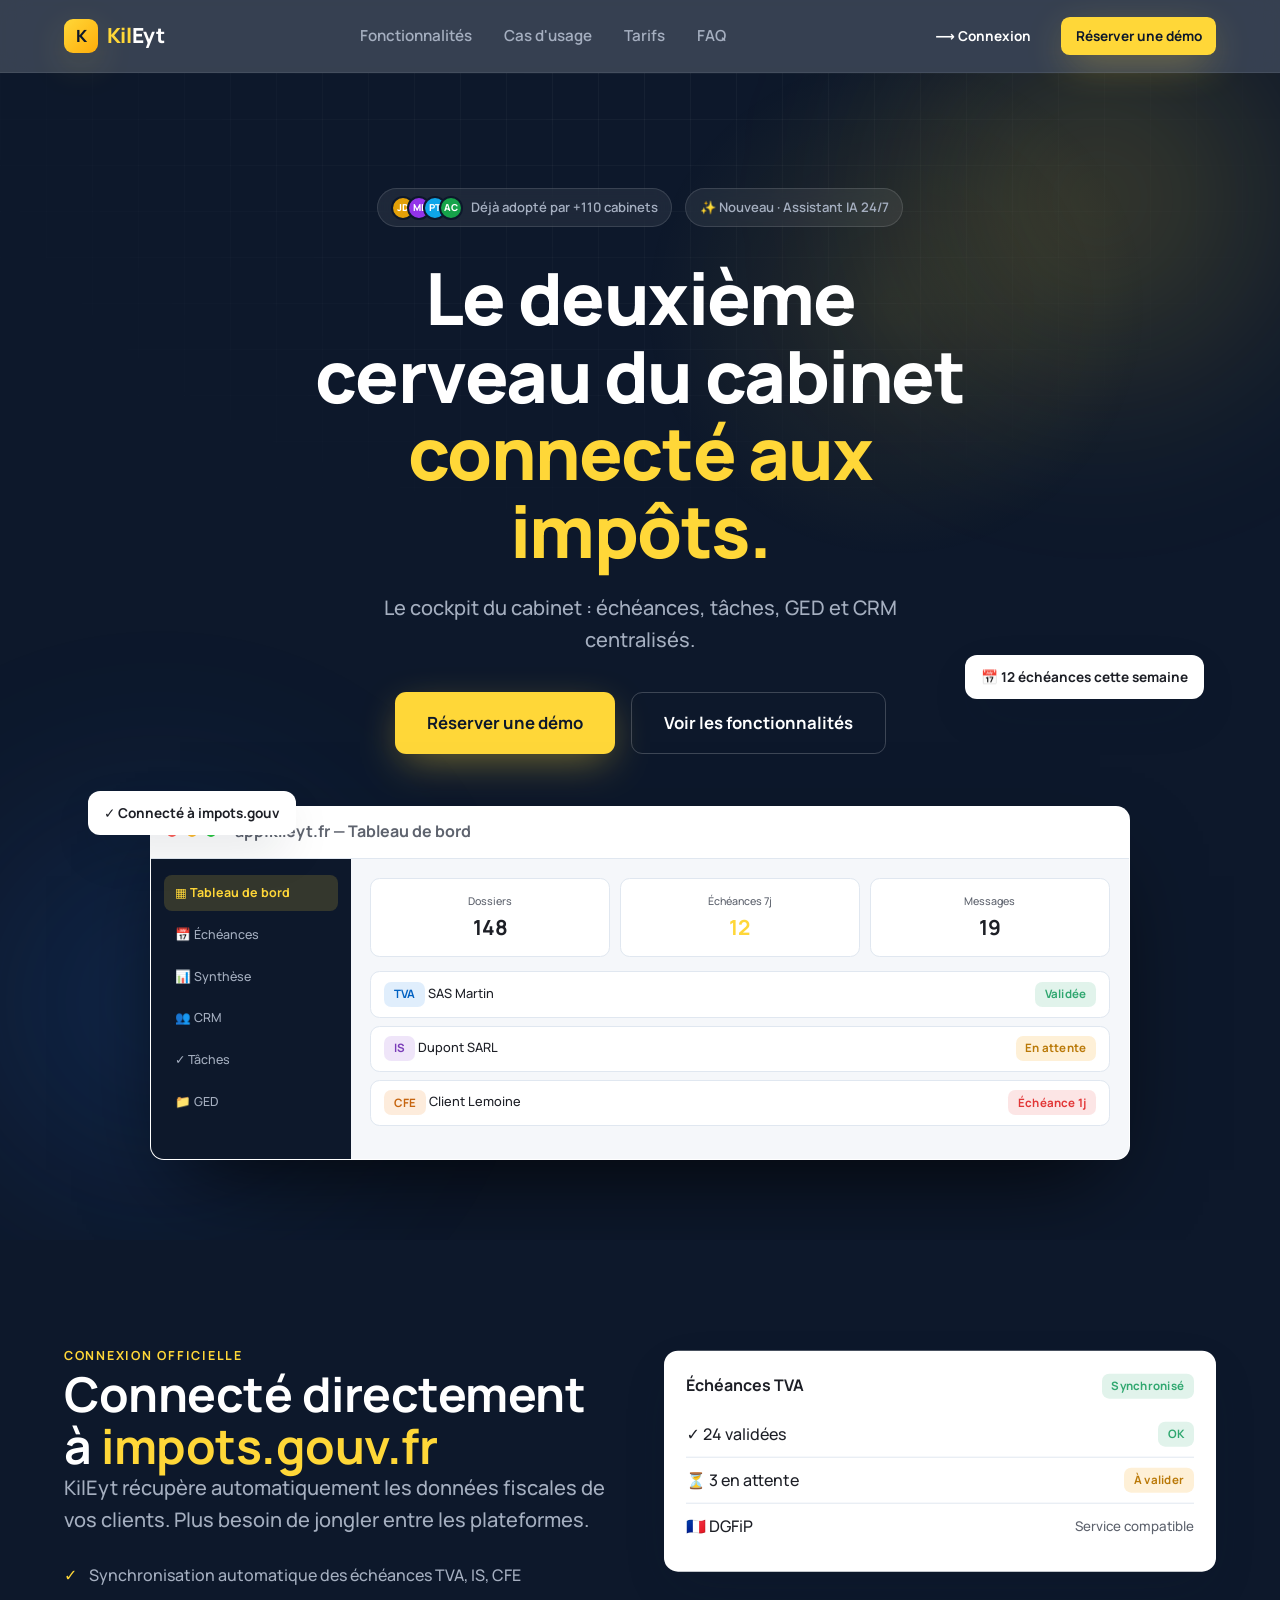
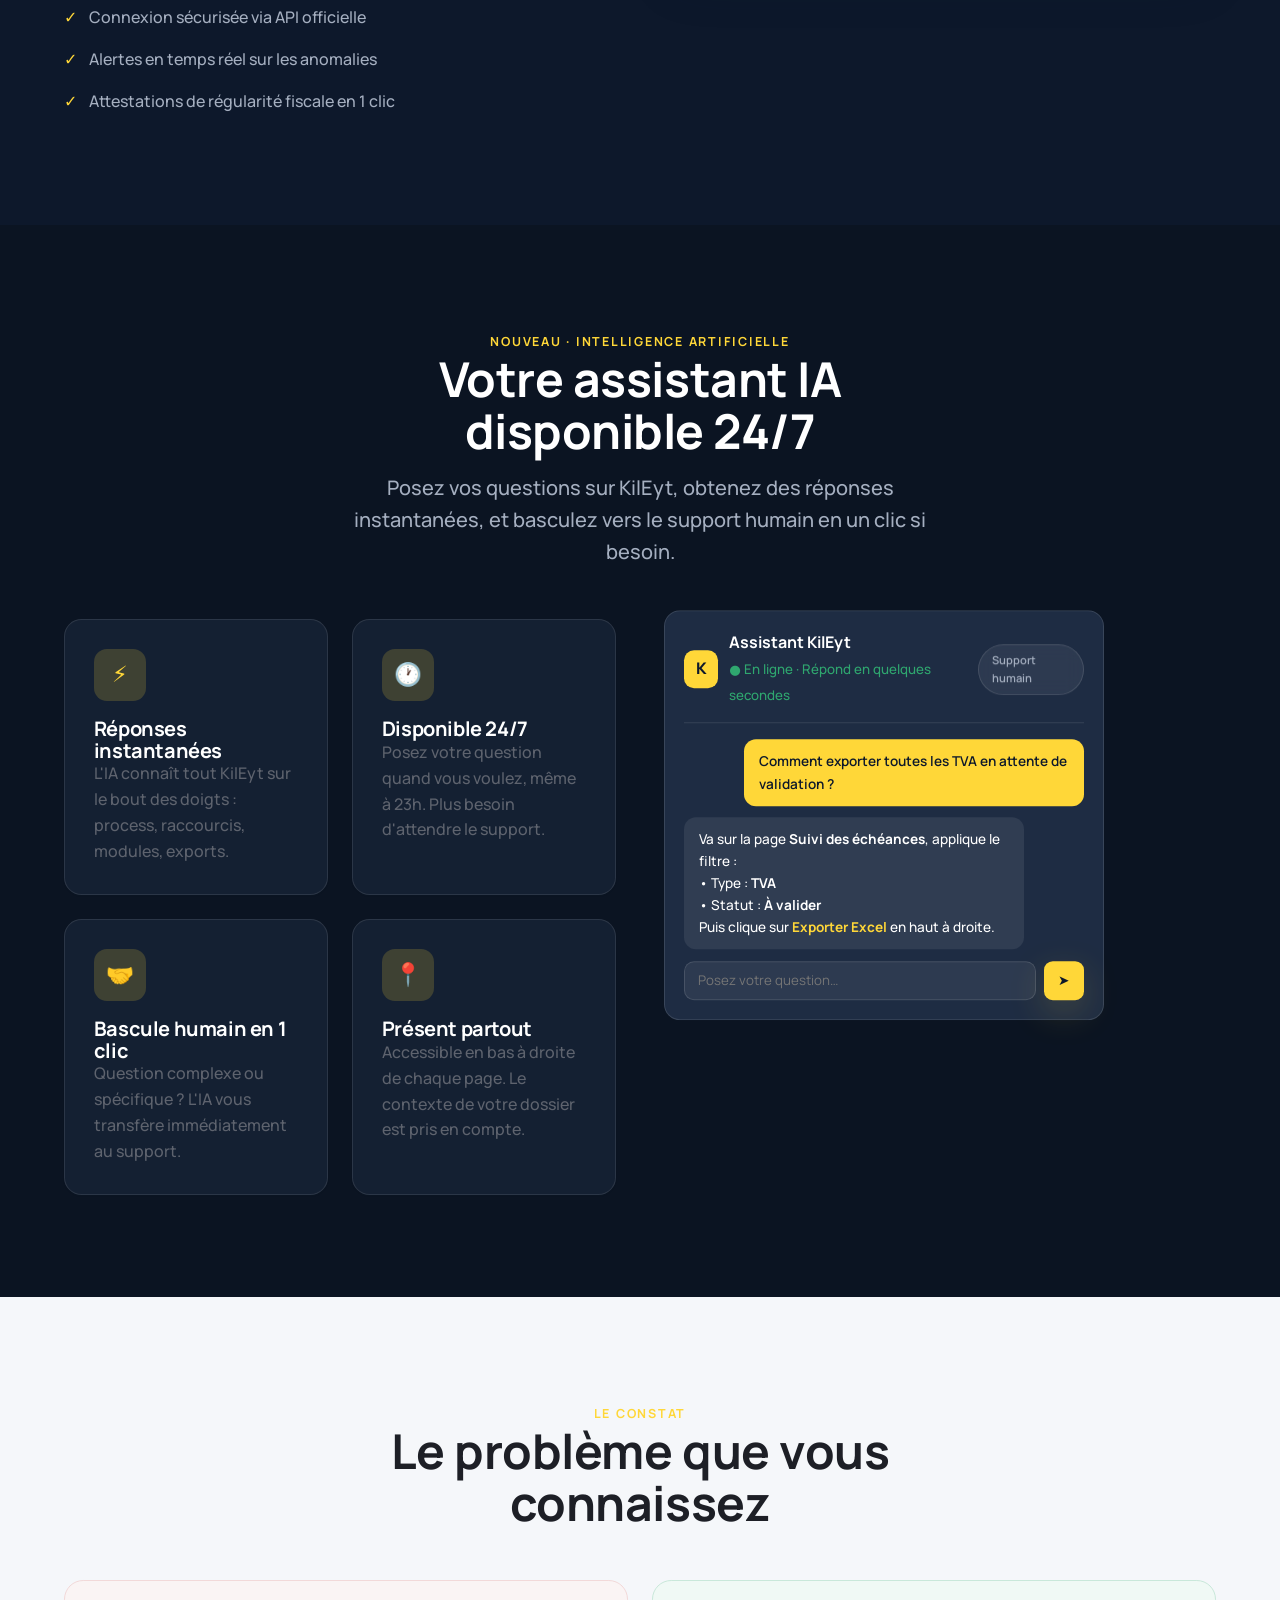
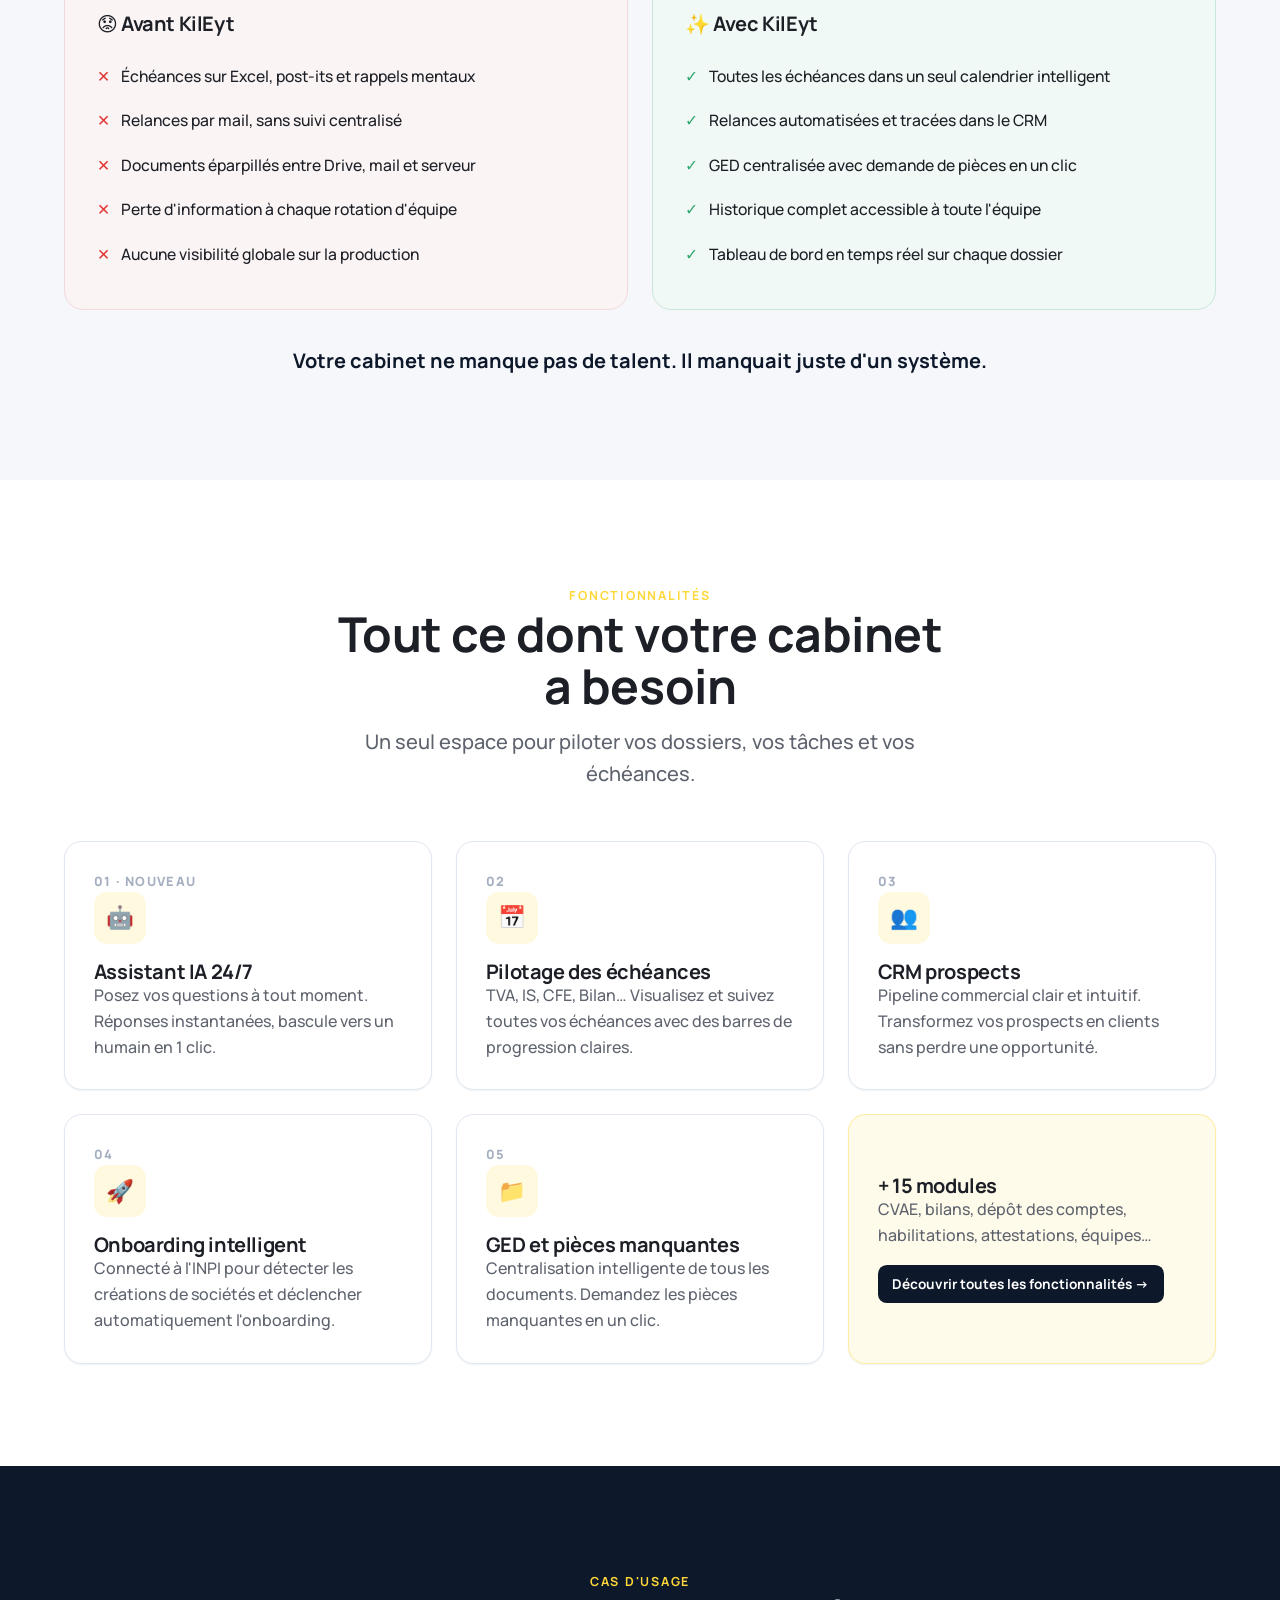
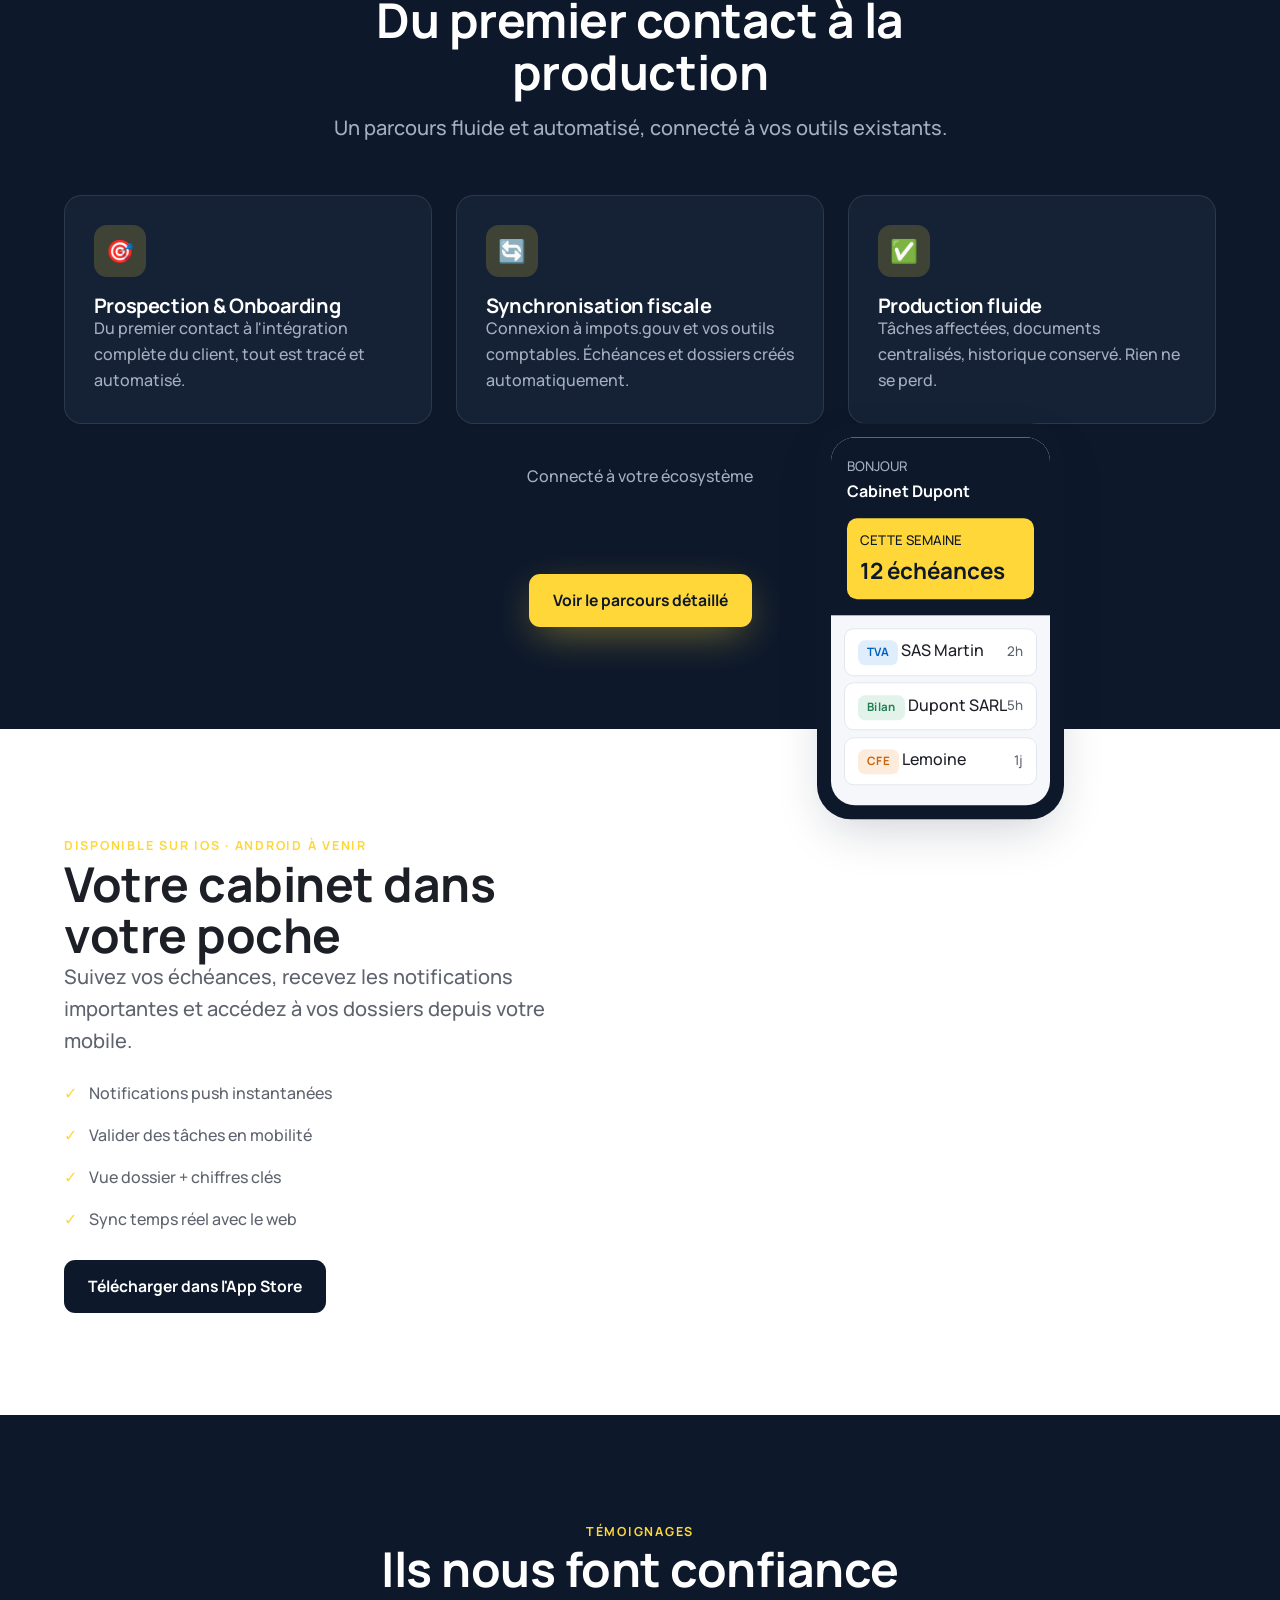
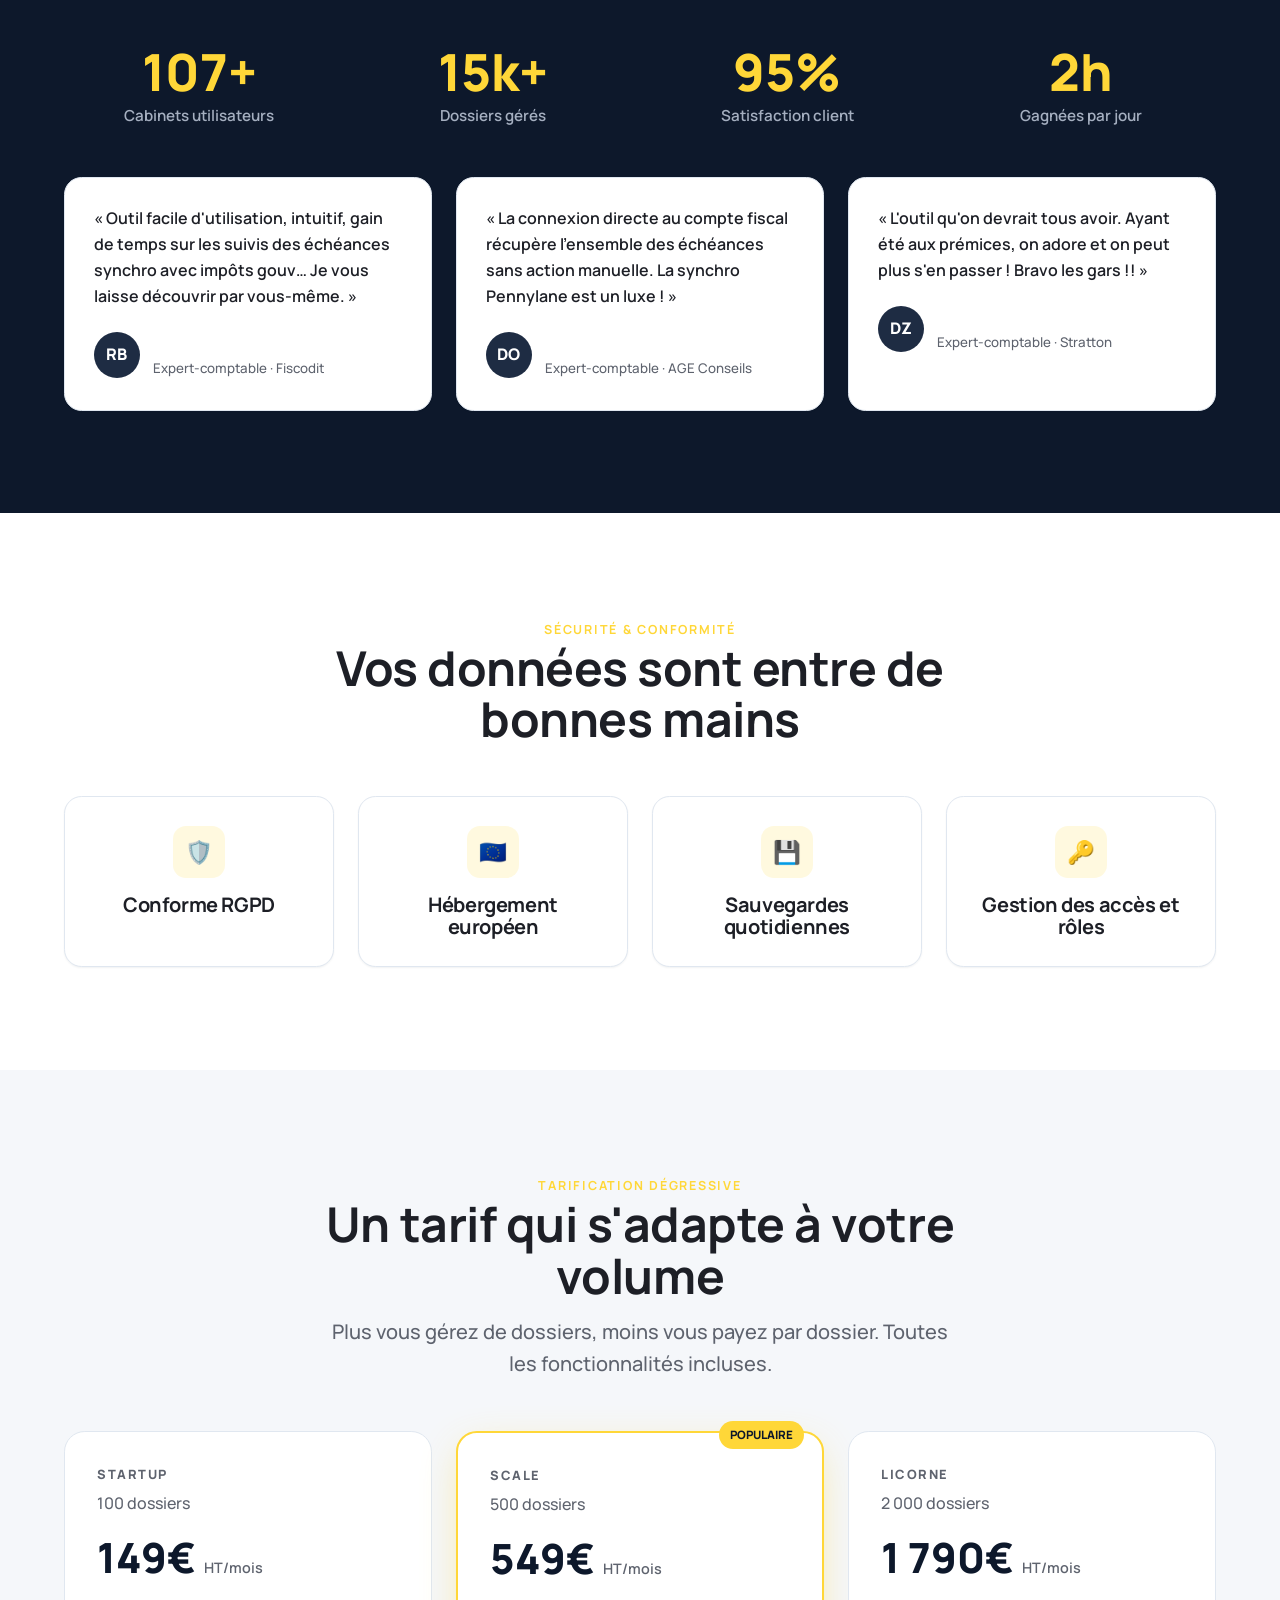
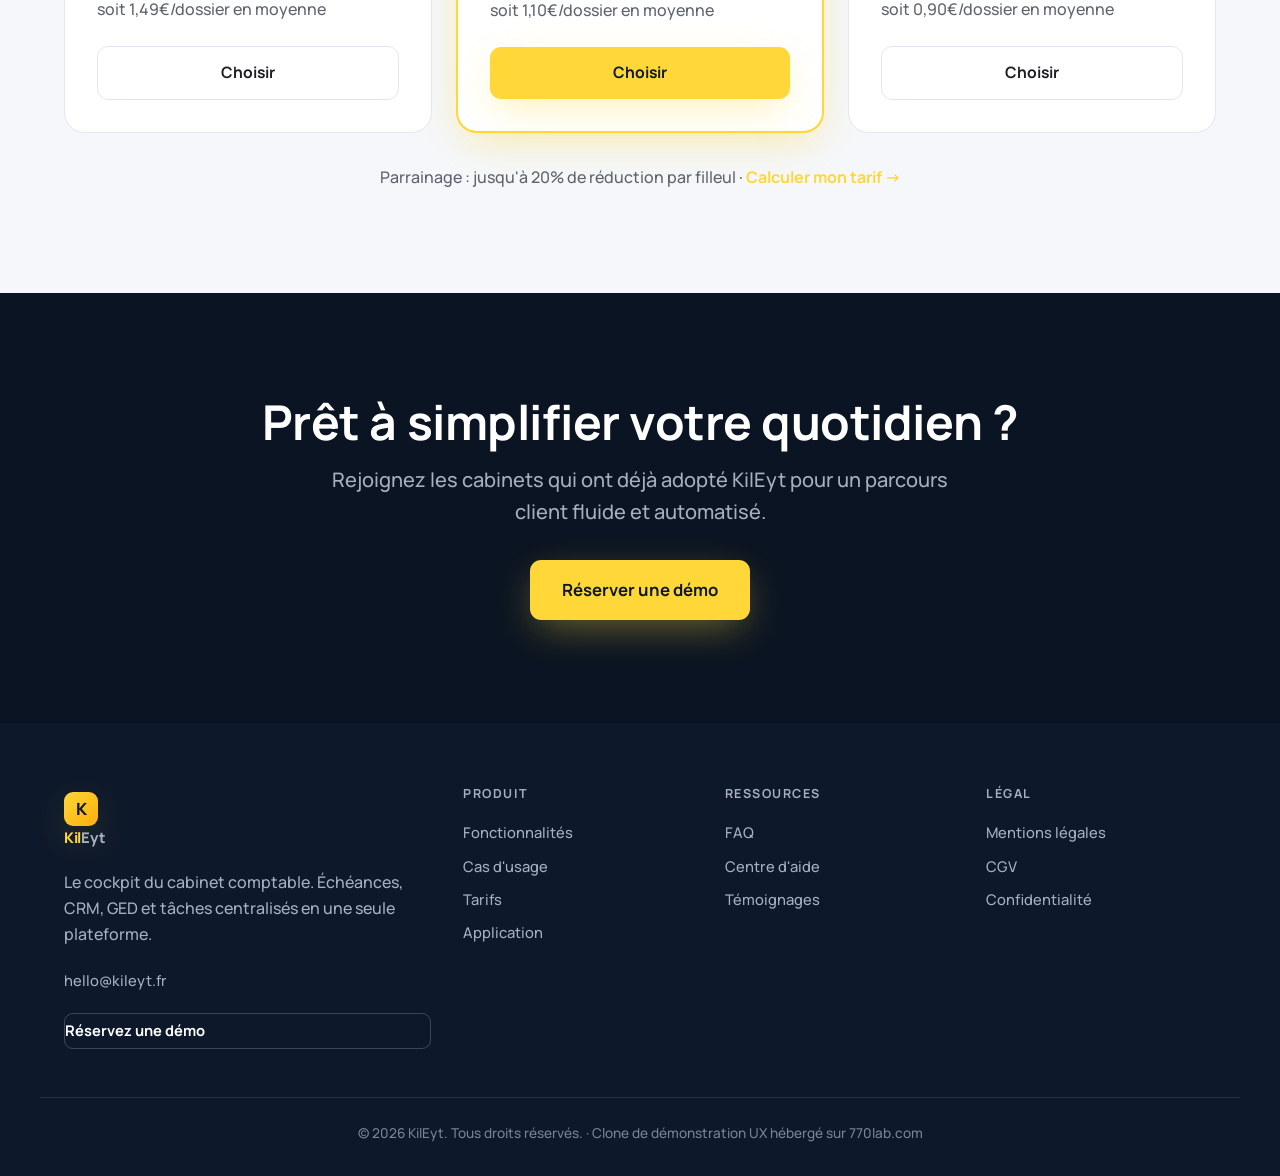
<file: index.html>
<!doctype html>
<html lang="fr">
<head>
<meta charset="utf-8">
<meta name="viewport" content="width=device-width,initial-scale=1">
<title>KilEyt — Le cockpit du cabinet comptable | Échéances, GED, CRM centralisés</title>
<meta name="description" content="KilEyt : le deuxième cerveau du cabinet comptable, connecté aux impôts. Échéances, tâches, GED et CRM centralisés en une seule plateforme.">
<link rel="icon" href="assets/img/favicon.svg?v=4" type="image/svg+xml">
<link rel="preconnect" href="https://fonts.googleapis.com">
<link rel="preconnect" href="https://fonts.gstatic.com" crossorigin>
<link href="https://fonts.googleapis.com/css2?family=Manrope:wght@400;500;600;700;800&display=swap" rel="stylesheet">
<link rel="stylesheet" href="assets/css/kileyt.css?v=4">
<style>
/* hero spotlight + page-specific bits */
.hero::after{content:"";position:absolute;inset:0;z-index:1;pointer-events:none;
  background:radial-gradient(420px circle at var(--mx,70%) var(--my,20%),hsl(48 100% 61%/.10),transparent 60%)}
.mock-dash{font-size:.8rem;color:hsl(var(--text-dark))}
.mock-top{display:flex;align-items:center;gap:.6rem;padding:.8rem 1rem;border-bottom:1px solid hsl(var(--border));background:#fff}
.mock-dot{width:10px;height:10px;border-radius:50%}
.mock-body{display:grid;grid-template-columns:200px 1fr;min-height:300px}
.mock-side{background:hsl(var(--navy-dark));padding:1rem .8rem;display:flex;flex-direction:column;gap:.35rem}
.mock-side a{color:hsl(var(--text-light));font-size:.78rem;padding:.5rem .7rem;border-radius:.5rem;display:flex;gap:.5rem;align-items:center}
.mock-side a.on{background:hsl(var(--gold)/.16);color:hsl(var(--gold));font-weight:700}
.mock-main{padding:1.2rem;background:hsl(var(--gray-bg))}
.mock-row{display:flex;align-items:center;justify-content:space-between;background:#fff;border:1px solid hsl(var(--border));border-radius:.6rem;padding:.6rem .8rem;margin-bottom:.5rem}
.mock-kpis{display:grid;grid-template-columns:repeat(3,1fr);gap:.6rem;margin-bottom:.9rem}
.mock-kpi{background:#fff;border:1px solid hsl(var(--border));border-radius:.6rem;padding:.7rem}
.mock-kpi b{font-size:1.3rem;display:block}
.chat-mock{background:hsl(var(--navy-light));border:1px solid hsl(var(--foreground)/.12);border-radius:16px;padding:1.2rem;max-width:440px}
.chat-head{display:flex;align-items:center;gap:.7rem;padding-bottom:.9rem;border-bottom:1px solid hsl(var(--foreground)/.1);margin-bottom:1rem}
.chat-head .av{width:38px;height:38px;border-radius:10px;background:hsl(var(--gold));display:grid;place-items:center;color:hsl(var(--navy-dark));font-weight:800}
.bubble{padding:.7rem .9rem;border-radius:12px;font-size:.85rem;margin-bottom:.7rem;max-width:85%}
.bubble.me{background:hsl(var(--gold));color:hsl(var(--navy-dark));margin-left:auto;font-weight:600}
.bubble.ai{background:hsl(var(--foreground)/.08);color:#fff}
.chat-input{display:flex;gap:.5rem;margin-top:.6rem}
.chat-input input{flex:1;background:hsl(var(--foreground)/.07);border:1px solid hsl(var(--foreground)/.12);border-radius:10px;padding:.6rem .8rem;color:#fff;font-family:inherit}
.fiscal-card{background:#fff;border-radius:14px;padding:1.4rem;box-shadow:var(--shadow-lg);color:hsl(var(--text-dark))}
.fiscal-row{display:flex;justify-content:space-between;align-items:center;padding:.6rem 0;border-bottom:1px solid hsl(var(--border))}
.check-list li{display:flex;gap:.7rem;align-items:flex-start;padding:.5rem 0;color:hsl(var(--text-light))}
.check-list li::before{content:"✓";color:hsl(var(--gold));font-weight:900;flex:none}
.split{display:grid;grid-template-columns:1fr 1fr;gap:3rem;align-items:center}
@media(max-width:900px){.split{grid-template-columns:1fr;gap:2rem}.mock-body{grid-template-columns:1fr}.mock-side{flex-direction:row;overflow:auto}}
.nav-mobile{display:none;flex-direction:column;padding:1rem 24px;gap:.3rem;background:hsl(var(--navy-dark));border-top:1px solid hsl(var(--foreground)/.08)}
.nav-mobile.open{display:flex}
.nav-mobile a{color:#fff;padding:.6rem 0;font-weight:600}
.nav-burger{font-size:1.4rem;color:#fff}
</style>
</head>
<body>
<div id="mount-header"></div>

<!-- HERO -->
<section class="hero">
  <div class="hero-bg">
    <div class="hero-grid"></div>
    <div class="glow glow-gold parallax" data-parallax="0.06"></div>
    <div class="glow glow-blue parallax" data-parallax="0.1"></div>
  </div>
  <div class="container">
    <div class="hero-pills">
      <span class="pill pill-glass"><span class="avatars">
        <span style="background:#e3a008">JD</span><span style="background:#9333ea">ML</span><span style="background:#0ea5e9">PT</span><span style="background:#16a34a">AC</span>
      </span> Déjà adopté par +110 cabinets</span>
      <span class="pill pill-glass">✨ Nouveau · Assistant IA 24/7</span>
    </div>
    <h1>Le deuxième cerveau du cabinet <span class="gold-text">connecté aux impôts.</span></h1>
    <p class="lead">Le cockpit du cabinet : échéances, tâches, GED et CRM centralisés.</p>
    <div class="hero-cta">
      <a class="btn btn-gold btn-lg" href="app/">Réserver une démo</a>
      <a class="btn btn-ghost btn-lg" href="fonctionnalites.html" style="border:1.5px solid hsl(var(--foreground)/.2)">Voir les fonctionnalités</a>
    </div>

    <!-- product mock -->
    <div class="hero-mock reveal-scale" style="margin-top:3.2rem">
      <div class="mock-top">
        <span class="mock-dot" style="background:#ff5f57"></span>
        <span class="mock-dot" style="background:#febc2e"></span>
        <span class="mock-dot" style="background:#28c840"></span>
        <span style="margin-left:.6rem;font-weight:700;color:hsl(var(--text-muted))">app.kileyt.fr — Tableau de bord</span>
      </div>
      <div class="mock-body mock-dash">
        <div class="mock-side">
          <a class="on">▦ Tableau de bord</a>
          <a>📅 Échéances</a>
          <a>📊 Synthèse</a>
          <a>👥 CRM</a>
          <a>✓ Tâches</a>
          <a>📁 GED</a>
        </div>
        <div class="mock-main">
          <div class="mock-kpis">
            <div class="mock-kpi"><small class="muted">Dossiers</small><b>148</b></div>
            <div class="mock-kpi"><small class="muted">Échéances 7j</small><b class="gold-text">12</b></div>
            <div class="mock-kpi"><small class="muted">Messages</small><b>19</b></div>
          </div>
          <div class="mock-row"><span><span class="badge badge-tva">TVA</span> SAS Martin</span><span class="badge badge-success">Validée</span></div>
          <div class="mock-row"><span><span class="badge badge-is">IS</span> Dupont SARL</span><span class="badge badge-warning">En attente</span></div>
          <div class="mock-row"><span><span class="badge badge-cfe">CFE</span> Client Lemoine</span><span class="badge badge-danger">Échéance 1j</span></div>
        </div>
      </div>
    </div>
    <div class="float-chip float-anim" style="top:62%;left:4%">✓ Connecté à impots.gouv</div>
    <div class="float-chip float-anim" style="top:48%;right:3%;animation-delay:1.5s">📅 12 échéances cette semaine</div>
  </div>
</section>

<!-- IMPOTS -->
<section class="section section-dark">
  <div class="container split">
    <div class="reveal">
      <span class="eyebrow">Connexion officielle</span>
      <h2>Connecté directement à <span class="gold-text">impots.gouv.fr</span></h2>
      <p class="lead" style="color:hsl(var(--text-light))">KilEyt récupère automatiquement les données fiscales de vos clients. Plus besoin de jongler entre les plateformes.</p>
      <ul class="check-list" style="margin-top:1.2rem">
        <li>Synchronisation automatique des échéances TVA, IS, CFE</li>
        <li>Connexion sécurisée via API officielle</li>
        <li>Alertes en temps réel sur les anomalies</li>
        <li>Attestations de régularité fiscale en 1 clic</li>
      </ul>
    </div>
    <div class="reveal d2">
      <div class="fiscal-card parallax" data-parallax="0.05">
        <div style="display:flex;justify-content:space-between;align-items:center;margin-bottom:.8rem">
          <b>Échéances TVA</b><span class="badge badge-success">Synchronisé</span>
        </div>
        <div class="fiscal-row"><span>✓ 24 validées</span><span class="badge badge-success">OK</span></div>
        <div class="fiscal-row"><span>⏳ 3 en attente</span><span class="badge badge-warning">À valider</span></div>
        <div class="fiscal-row" style="border:none"><span>🇫🇷 DGFiP</span><small class="muted">Service compatible</small></div>
      </div>
    </div>
  </div>
</section>

<!-- ASSISTANT IA -->
<section class="section section-dark" id="assistant-ia" style="background:hsl(218 50% 9%)">
  <div class="container">
    <div class="section-head reveal">
      <span class="eyebrow">Nouveau · Intelligence artificielle</span>
      <h2>Votre assistant IA disponible 24/7</h2>
      <p class="lead" style="color:hsl(var(--text-light))">Posez vos questions sur KilEyt, obtenez des réponses instantanées, et basculez vers le support humain en un clic si besoin.</p>
    </div>
    <div class="split">
      <div class="grid grid-2 reveal">
        <div class="feat"><div class="feat-icon">⚡</div><h3>Réponses instantanées</h3><p class="muted">L'IA connaît tout KilEyt sur le bout des doigts : process, raccourcis, modules, exports.</p></div>
        <div class="feat"><div class="feat-icon">🕐</div><h3>Disponible 24/7</h3><p class="muted">Posez votre question quand vous voulez, même à 23h. Plus besoin d'attendre le support.</p></div>
        <div class="feat"><div class="feat-icon">🤝</div><h3>Bascule humain en 1 clic</h3><p class="muted">Question complexe ou spécifique ? L'IA vous transfère immédiatement au support.</p></div>
        <div class="feat"><div class="feat-icon">📍</div><h3>Présent partout</h3><p class="muted">Accessible en bas à droite de chaque page. Le contexte de votre dossier est pris en compte.</p></div>
      </div>
      <div class="reveal d2">
        <div class="chat-mock parallax" data-parallax="0.04">
          <div class="chat-head">
            <div class="av">K</div>
            <div><b style="color:#fff">Assistant KilEyt</b><br><small style="color:hsl(var(--success))">● En ligne · Répond en quelques secondes</small></div>
            <span class="pill pill-glass" style="margin-left:auto;font-size:.7rem">Support humain</span>
          </div>
          <div class="bubble me">Comment exporter toutes les TVA en attente de validation ?</div>
          <div class="bubble ai">Va sur la page <b>Suivi des échéances</b>, applique le filtre :<br>• Type : <b>TVA</b><br>• Statut : <b>À valider</b><br>Puis clique sur <b class="gold-text">Exporter Excel</b> en haut à droite.</div>
          <div class="chat-input"><input placeholder="Posez votre question…" disabled><button class="btn btn-gold btn-sm">➤</button></div>
        </div>
      </div>
    </div>
  </div>
</section>

<!-- PROBLEME -->
<section class="section">
  <div class="container">
    <div class="section-head reveal"><span class="eyebrow">Le constat</span><h2>Le problème que vous connaissez</h2></div>
    <div class="ba-grid">
      <div class="ba-col ba-before reveal">
        <h3>😟 Avant KilEyt</h3>
        <ul>
          <li>Échéances sur Excel, post-its et rappels mentaux</li>
          <li>Relances par mail, sans suivi centralisé</li>
          <li>Documents éparpillés entre Drive, mail et serveur</li>
          <li>Perte d'information à chaque rotation d'équipe</li>
          <li>Aucune visibilité globale sur la production</li>
        </ul>
      </div>
      <div class="ba-col ba-after reveal d2">
        <h3>✨ Avec KilEyt</h3>
        <ul>
          <li>Toutes les échéances dans un seul calendrier intelligent</li>
          <li>Relances automatisées et tracées dans le CRM</li>
          <li>GED centralisée avec demande de pièces en un clic</li>
          <li>Historique complet accessible à toute l'équipe</li>
          <li>Tableau de bord en temps réel sur chaque dossier</li>
        </ul>
      </div>
    </div>
    <p class="center lead reveal" style="margin-top:2.2rem;font-weight:700;color:hsl(var(--navy-dark))">Votre cabinet ne manque pas de talent. Il manquait juste d'un système.</p>
  </div>
</section>

<!-- FONCTIONNALITES -->
<section class="section" style="background:#fff">
  <div class="container">
    <div class="section-head reveal"><span class="eyebrow">Fonctionnalités</span><h2>Tout ce dont votre cabinet a besoin</h2><p class="lead">Un seul espace pour piloter vos dossiers, vos tâches et vos échéances.</p></div>
    <div class="grid grid-3">
      <div class="feat reveal"><div class="num">01 · NOUVEAU</div><div class="feat-icon">🤖</div><h3>Assistant IA 24/7</h3><p class="muted">Posez vos questions à tout moment. Réponses instantanées, bascule vers un humain en 1 clic.</p></div>
      <div class="feat reveal d1"><div class="num">02</div><div class="feat-icon">📅</div><h3>Pilotage des échéances</h3><p class="muted">TVA, IS, CFE, Bilan… Visualisez et suivez toutes vos échéances avec des barres de progression claires.</p></div>
      <div class="feat reveal d2"><div class="num">03</div><div class="feat-icon">👥</div><h3>CRM prospects</h3><p class="muted">Pipeline commercial clair et intuitif. Transformez vos prospects en clients sans perdre une opportunité.</p></div>
      <div class="feat reveal d1"><div class="num">04</div><div class="feat-icon">🚀</div><h3>Onboarding intelligent</h3><p class="muted">Connecté à l'INPI pour détecter les créations de sociétés et déclencher automatiquement l'onboarding.</p></div>
      <div class="feat reveal d2"><div class="num">05</div><div class="feat-icon">📁</div><h3>GED et pièces manquantes</h3><p class="muted">Centralisation intelligente de tous les documents. Demandez les pièces manquantes en un clic.</p></div>
      <div class="feat reveal d3" style="display:flex;flex-direction:column;justify-content:center;align-items:flex-start;background:hsl(var(--gold)/.1);border-color:hsl(var(--gold)/.4)">
        <h3>+ 15 modules</h3><p class="muted" style="margin-bottom:1rem">CVAE, bilans, dépôt des comptes, habilitations, attestations, équipes…</p>
        <a class="btn btn-navy btn-sm" href="fonctionnalites.html">Découvrir toutes les fonctionnalités →</a>
      </div>
    </div>
  </div>
</section>

<!-- CAS D'USAGE -->
<section class="section section-dark">
  <div class="container">
    <div class="section-head reveal"><span class="eyebrow">Cas d'usage</span><h2>Du premier contact à la production</h2><p class="lead" style="color:hsl(var(--text-light))">Un parcours fluide et automatisé, connecté à vos outils existants.</p></div>
    <div class="grid grid-3">
      <div class="feat reveal"><div class="feat-icon">🎯</div><h3>Prospection & Onboarding</h3><p class="muted" style="color:hsl(var(--text-light))">Du premier contact à l'intégration complète du client, tout est tracé et automatisé.</p></div>
      <div class="feat reveal d1"><div class="feat-icon">🔄</div><h3>Synchronisation fiscale</h3><p class="muted" style="color:hsl(var(--text-light))">Connexion à impots.gouv et vos outils comptables. Échéances et dossiers créés automatiquement.</p></div>
      <div class="feat reveal d2"><div class="feat-icon">✅</div><h3>Production fluide</h3><p class="muted" style="color:hsl(var(--text-light))">Tâches affectées, documents centralisés, historique conservé. Rien ne se perd.</p></div>
    </div>
    <p class="center muted reveal" style="margin:2.5rem 0 1rem;color:hsl(var(--text-light))">Connecté à votre écosystème</p>
    <div class="logos-strip reveal">
      <span class="logo-chip">🇫🇷 impots.gouv</span>
      <span class="logo-chip">🅿️ Pennylane</span>
      <span class="logo-chip">🏛️ INPI</span>
      <span class="logo-chip">📄 Pappers</span>
    </div>
    <div class="center" style="margin-top:2.5rem"><a class="btn btn-gold" href="cas-usage.html">Voir le parcours détaillé</a></div>
  </div>
</section>

<!-- MOBILE -->
<section class="section" style="background:#fff">
  <div class="container split">
    <div class="reveal">
      <span class="eyebrow">Disponible sur iOS · Android à venir</span>
      <h2>Votre cabinet dans votre poche</h2>
      <p class="lead">Suivez vos échéances, recevez les notifications importantes et accédez à vos dossiers depuis votre mobile.</p>
      <ul class="check-list" style="margin-top:1rem;color:hsl(var(--text-muted))">
        <li style="color:hsl(var(--text-muted))">Notifications push instantanées</li>
        <li style="color:hsl(var(--text-muted))">Valider des tâches en mobilité</li>
        <li style="color:hsl(var(--text-muted))">Vue dossier + chiffres clés</li>
        <li style="color:hsl(var(--text-muted))">Sync temps réel avec le web</li>
      </ul>
      <a class="btn btn-navy" style="margin-top:1.2rem" href="app/"> Télécharger dans l'App Store</a>
    </div>
    <div class="reveal d2 center">
      <div class="parallax" data-parallax="0.08" style="display:inline-block;background:hsl(var(--navy-dark));border-radius:34px;padding:14px;box-shadow:var(--shadow-lg);max-width:280px">
        <div style="background:hsl(var(--gray-bg));border-radius:24px;overflow:hidden;text-align:left">
          <div style="background:hsl(var(--navy-dark));color:#fff;padding:1rem">
            <small style="color:hsl(var(--text-light))">BONJOUR</small><br><b>Cabinet Dupont</b>
            <div style="margin-top:.8rem;background:hsl(var(--gold));color:hsl(var(--navy-dark));border-radius:10px;padding:.6rem .8rem"><small>CETTE SEMAINE</small><br><b style="font-size:1.4rem">12 échéances</b></div>
          </div>
          <div style="padding:.8rem">
            <div class="mock-row" style="margin-bottom:.4rem"><span><span class="badge badge-tva">TVA</span> SAS Martin</span><small class="muted">2h</small></div>
            <div class="mock-row" style="margin-bottom:.4rem"><span><span class="badge badge-bilan">Bilan</span> Dupont SARL</span><small class="muted">5h</small></div>
            <div class="mock-row"><span><span class="badge badge-cfe">CFE</span> Lemoine</span><small class="muted">1j</small></div>
          </div>
        </div>
      </div>
    </div>
  </div>
</section>

<!-- STATS + TEMOIGNAGES -->
<section class="section section-dark">
  <div class="container">
    <div class="section-head reveal"><span class="eyebrow">Témoignages</span><h2>Ils nous font confiance</h2></div>
    <div class="stat-row reveal" style="margin-bottom:3rem">
      <div class="stat"><div class="n" data-count="110" data-suffix="+">0</div><div class="l">Cabinets utilisateurs</div></div>
      <div class="stat"><div class="n" data-count="15" data-suffix="k+">0</div><div class="l">Dossiers gérés</div></div>
      <div class="stat"><div class="n" data-count="98" data-suffix="%">0</div><div class="l">Satisfaction client</div></div>
      <div class="stat"><div class="n" data-count="2" data-suffix="h">0</div><div class="l">Gagnées par jour</div></div>
    </div>
    <div class="grid grid-3">
      <div class="tcard reveal"><p>« Outil facile d'utilisation, intuitif, gain de temps sur les suivis des échéances synchro avec impôts gouv… Je vous laisse découvrir par vous-même. »</p><div class="who"><span class="ava">RB</span><div><b>Ruben Benabou</b><small>Expert-comptable · Fiscodit</small></div></div></div>
      <div class="tcard reveal d1"><p>« La connexion directe au compte fiscal récupère l'ensemble des échéances sans action manuelle. La synchro Pennylane est un luxe ! »</p><div class="who"><span class="ava">DO</span><div><b>Dove Ouaki</b><small>Expert-comptable · AGE Conseils</small></div></div></div>
      <div class="tcard reveal d2"><p>« L'outil qu'on devrait tous avoir. Ayant été aux prémices, on adore et on peut plus s'en passer ! Bravo les gars !! »</p><div class="who"><span class="ava">DZ</span><div><b>Dan Alexandre Zerbib</b><small>Expert-comptable · Stratton</small></div></div></div>
    </div>
  </div>
</section>

<!-- SECURITE -->
<section class="section" style="background:#fff">
  <div class="container">
    <div class="section-head reveal"><span class="eyebrow">Sécurité & Conformité</span><h2>Vos données sont entre de bonnes mains</h2></div>
    <div class="grid grid-4">
      <div class="feat reveal center"><div class="feat-icon" style="margin:0 auto 1rem">🛡️</div><h3>Conforme RGPD</h3></div>
      <div class="feat reveal d1 center"><div class="feat-icon" style="margin:0 auto 1rem">🇪🇺</div><h3>Hébergement européen</h3></div>
      <div class="feat reveal d2 center"><div class="feat-icon" style="margin:0 auto 1rem">💾</div><h3>Sauvegardes quotidiennes</h3></div>
      <div class="feat reveal d3 center"><div class="feat-icon" style="margin:0 auto 1rem">🔑</div><h3>Gestion des accès et rôles</h3></div>
    </div>
  </div>
</section>

<!-- PRICING -->
<section class="section">
  <div class="container">
    <div class="section-head reveal"><span class="eyebrow">Tarification dégressive</span><h2>Un tarif qui s'adapte à votre volume</h2><p class="lead">Plus vous gérez de dossiers, moins vous payez par dossier. Toutes les fonctionnalités incluses.</p></div>
    <div class="price-grid">
      <div class="price-card reveal"><span class="tier">STARTUP</span><div class="muted">100 dossiers</div><div class="amt">149€ <small>HT/mois</small></div><div class="muted">soit 1,49€/dossier en moyenne</div><a class="btn btn-outline" style="margin-top:1rem" href="tarifs.html">Choisir</a></div>
      <div class="price-card featured reveal d1"><span class="ribbon">POPULAIRE</span><span class="tier">SCALE</span><div class="muted">500 dossiers</div><div class="amt">549€ <small>HT/mois</small></div><div class="muted">soit 1,10€/dossier en moyenne</div><a class="btn btn-gold" style="margin-top:1rem" href="tarifs.html">Choisir</a></div>
      <div class="price-card reveal d2"><span class="tier">LICORNE</span><div class="muted">2 000 dossiers</div><div class="amt">1 790€ <small>HT/mois</small></div><div class="muted">soit 0,90€/dossier en moyenne</div><a class="btn btn-outline" style="margin-top:1rem" href="tarifs.html">Choisir</a></div>
    </div>
    <p class="center muted reveal" style="margin-top:2rem">Parrainage : jusqu'à 20% de réduction par filleul · <a class="gold-text" style="font-weight:700" href="tarifs.html">Calculer mon tarif →</a></p>
  </div>
</section>

<!-- CTA -->
<section class="section section-dark center" style="background:hsl(218 50% 9%)">
  <div class="container reveal">
    <h2>Prêt à simplifier votre quotidien ?</h2>
    <p class="lead" style="max-width:50ch;margin:1rem auto 2rem;color:hsl(var(--text-light))">Rejoignez les cabinets qui ont déjà adopté KilEyt pour un parcours client fluide et automatisé.</p>
    <a class="btn btn-gold btn-lg" href="app/">Réserver une démo</a>
  </div>
</section>

<div id="mount-footer"></div>
<script src="assets/js/marketing.js?v=4"></script>
</body>
</html>
</file>
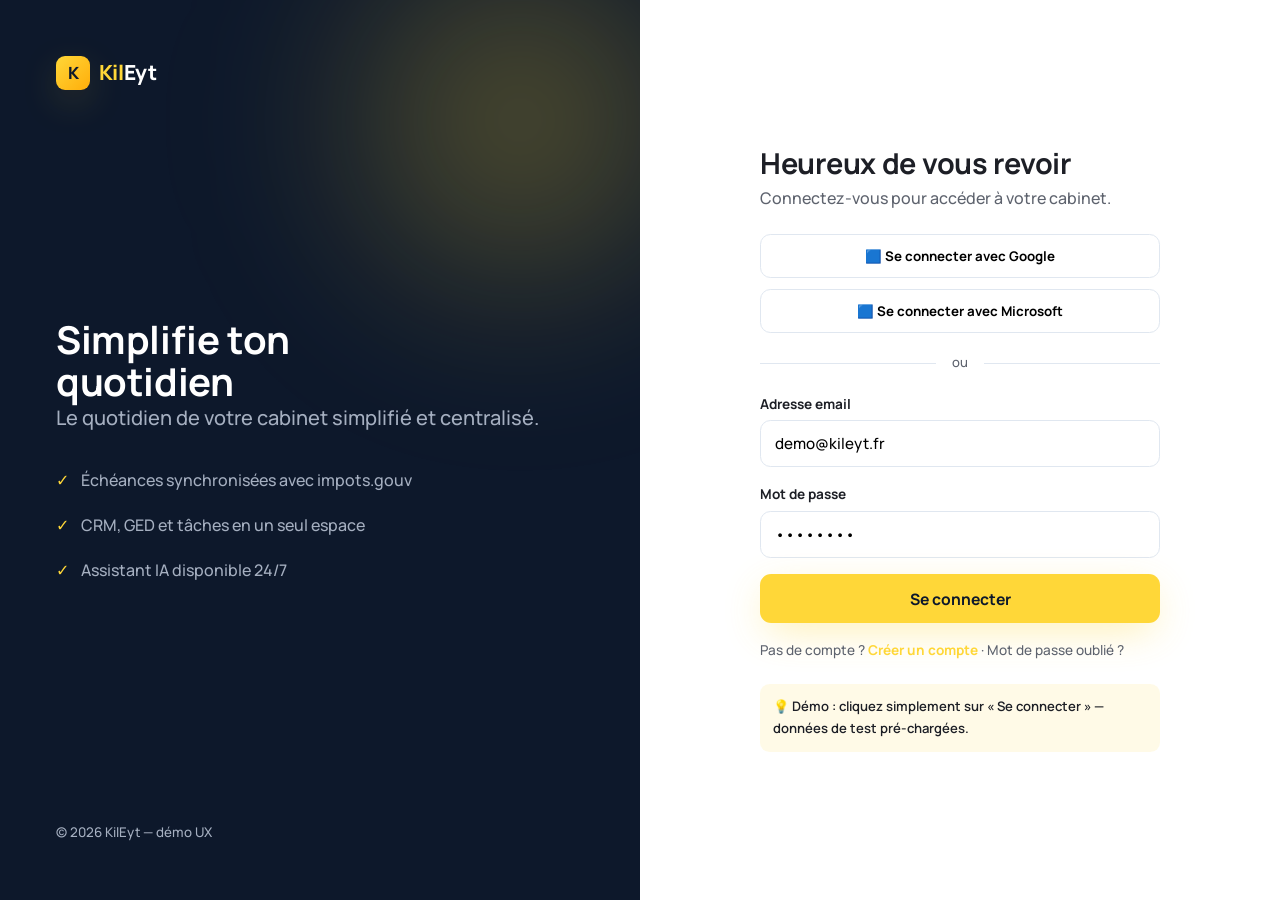
<file: app/index.html>
<!doctype html>
<html lang="fr">
<head>
<meta charset="utf-8">
<meta name="viewport" content="width=device-width,initial-scale=1">
<title>KilEyt — Application</title>
<link rel="icon" href="../assets/img/favicon.svg?v=4" type="image/svg+xml">
<link rel="preconnect" href="https://fonts.googleapis.com">
<link rel="preconnect" href="https://fonts.gstatic.com" crossorigin>
<link href="https://fonts.googleapis.com/css2?family=Manrope:wght@400;500;600;700;800&display=swap" rel="stylesheet">
<link rel="stylesheet" href="../assets/css/kileyt.css?v=4">
<link rel="stylesheet" href="css/app.css?v=4">
</head>
<body>
<div id="root"></div>

<!-- data + store -->
<script src="js/data.js?v=4"></script>
<script src="js/store.js?v=4"></script>
<script src="js/ai-assistant.js?v=4"></script>

<!-- screens -->
<script src="js/screens/login.js?v=4"></script>
<script src="js/screens/dashboard.js?v=4"></script>
<script src="js/screens/dossiers.js?v=4"></script>
<script src="js/screens/dossier.js?v=4"></script>
<script src="js/screens/echeances.js?v=4"></script>
<script src="js/screens/synthese.js?v=4"></script>
<script src="js/screens/cvae.js?v=4"></script>
<script src="js/screens/bilans.js?v=4"></script>
<script src="js/screens/depot.js?v=4"></script>
<script src="js/screens/habilitations.js?v=4"></script>
<script src="js/screens/attestations.js?v=4"></script>
<script src="js/screens/crm.js?v=4"></script>
<script src="js/screens/onboarding.js?v=4"></script>
<script src="js/screens/messagerie.js?v=4"></script>
<script src="js/screens/taches.js?v=4"></script>
<script src="js/screens/ged.js?v=4"></script>
<script src="js/screens/equipes.js?v=4"></script>
<script src="js/screens/parametres.js?v=4"></script>

<!-- router last -->
<script src="js/router.js?v=4"></script>
</body>
</html>
</file>
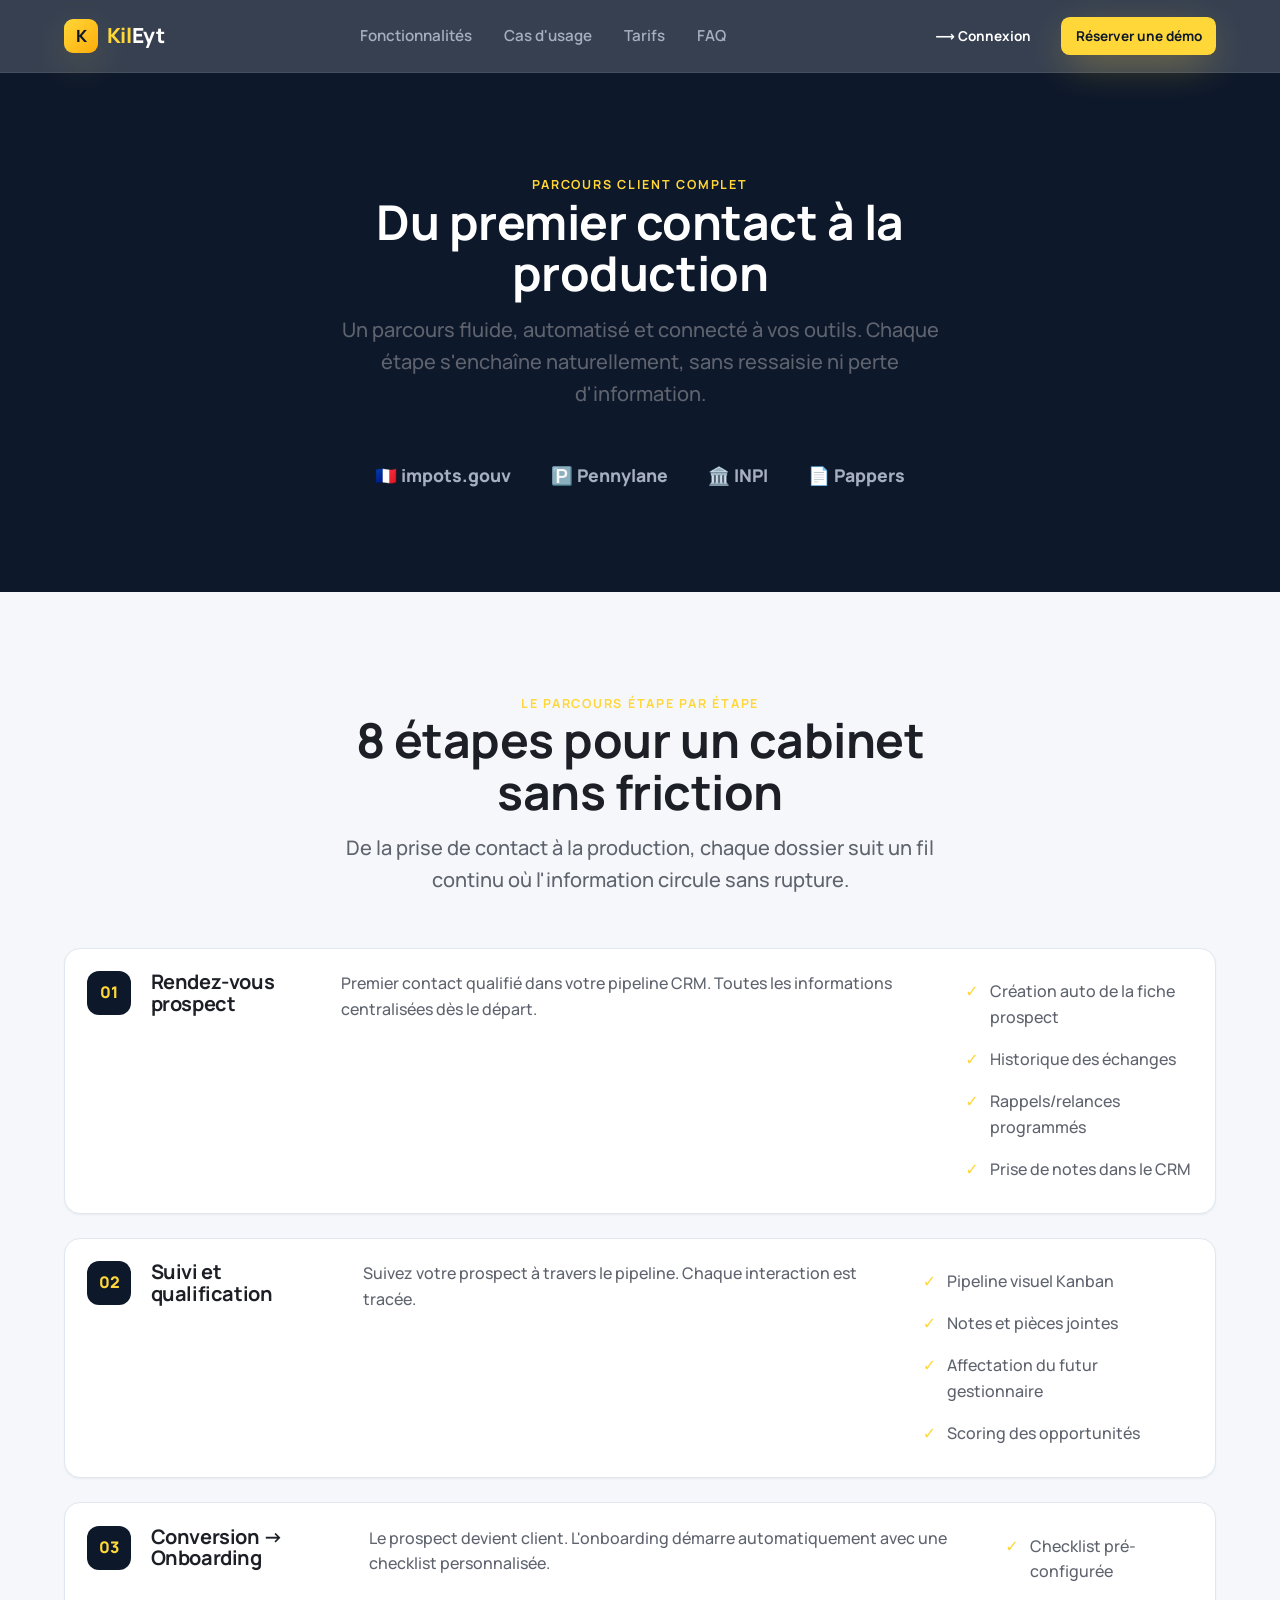
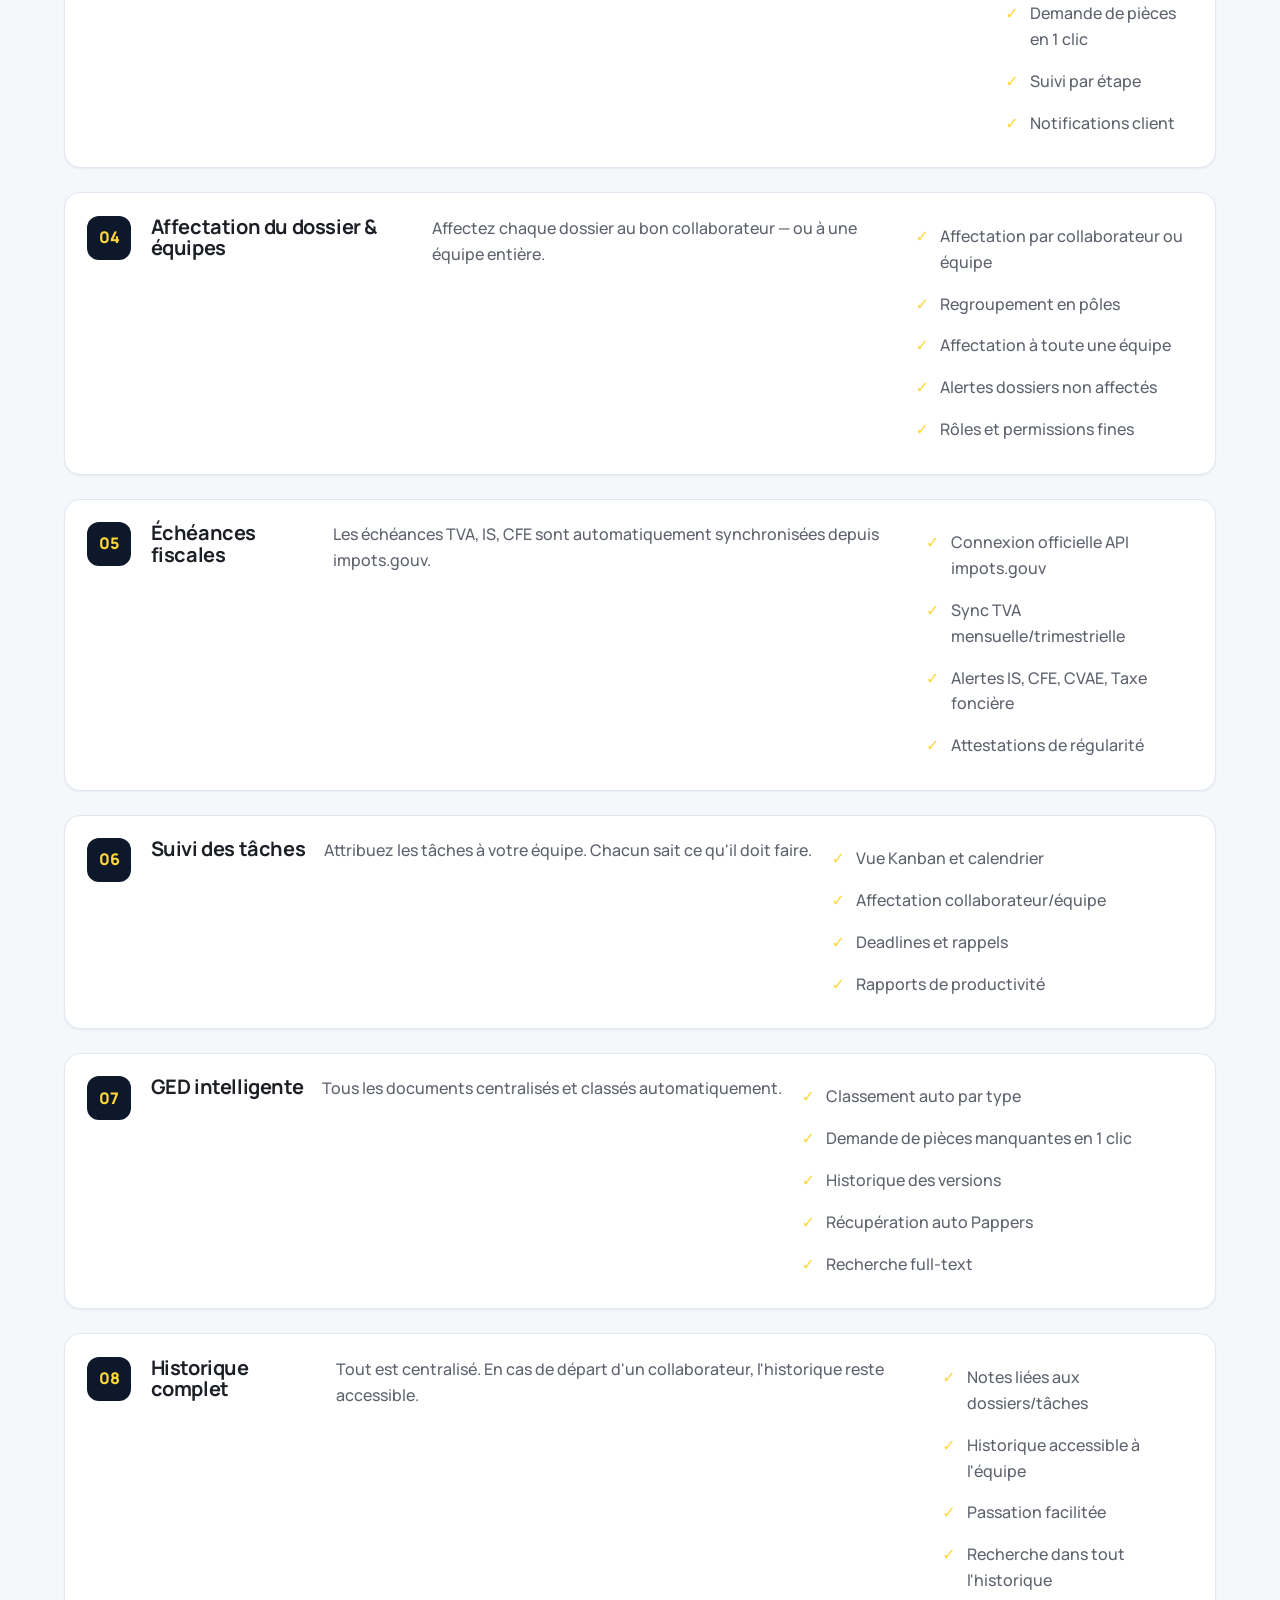
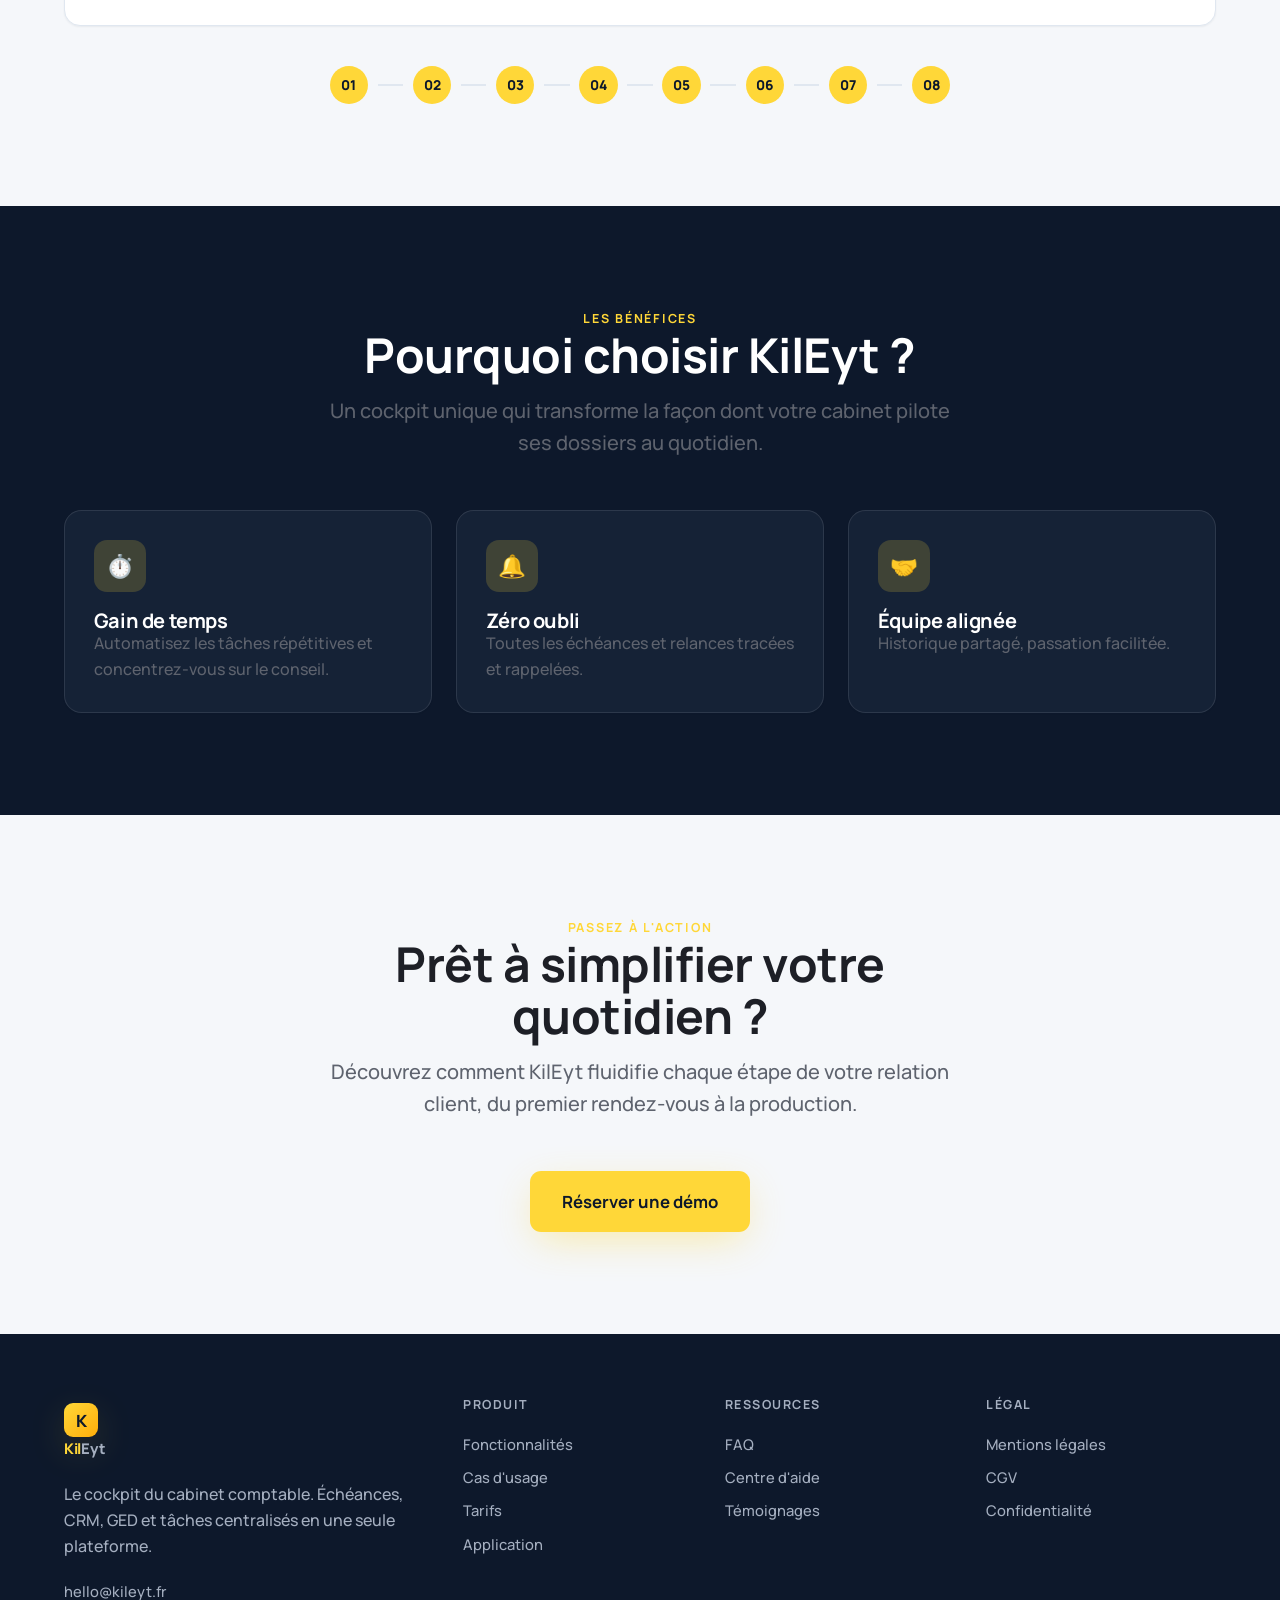
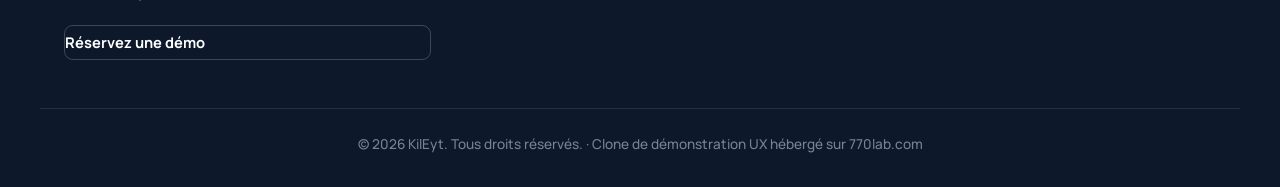
<file: cas-usage.html>
<!DOCTYPE html>
<html lang="fr">
<head>
  <meta charset="utf-8">
  <meta name="viewport" content="width=device-width, initial-scale=1">
  <title>Cas d'usage — KilEyt</title>
  <meta name="description" content="Découvrez le parcours client complet de KilEyt : du premier contact à la production, 8 étapes fluides et automatisées pour un cabinet comptable sans friction.">
  <link rel="icon" href="assets/img/favicon.svg?v=4" type="image/svg+xml">
  <link rel="preconnect" href="https://fonts.googleapis.com">
  <link rel="preconnect" href="https://fonts.gstatic.com" crossorigin>
  <link href="https://fonts.googleapis.com/css2?family=Manrope:wght@400;500;600;700;800&display=swap" rel="stylesheet">
  <link rel="stylesheet" href="assets/css/kileyt.css?v=4">
  <style>
    .journey-steps .step { position: relative; }
    .journey-steps .step + .step { margin-top: 1.5rem; }
    .step-flow {
      display: flex;
      align-items: center;
      justify-content: center;
      gap: .6rem;
      flex-wrap: wrap;
      margin-top: 2.5rem;
    }
    .step-flow .flow-dot {
      width: 2.4rem;
      height: 2.4rem;
      border-radius: 999px;
      display: grid;
      place-items: center;
      font-weight: 800;
      font-size: .85rem;
      color: hsl(var(--navy-dark));
      background: hsl(var(--gold));
    }
    .step-flow .flow-line {
      width: 1.6rem;
      height: 2px;
      background: hsl(var(--border));
    }
    .cta-center { text-align: center; }
    .cta-center .lead { margin-left: auto; margin-right: auto; }
  </style>
</head>
<body>
  <div id="mount-header"></div>

  <section class="section section-dark">
    <div class="container">
      <div class="section-head reveal">
        <p class="eyebrow">Parcours client complet</p>
        <h2>Du premier contact à la production</h2>
        <p class="lead">Un parcours fluide, automatisé et connecté à vos outils. Chaque étape s'enchaîne naturellement, sans ressaisie ni perte d'information.</p>
      </div>
      <div class="logos-strip reveal d1">
        <span class="logo-chip">🇫🇷 impots.gouv</span>
        <span class="logo-chip">🅿️ Pennylane</span>
        <span class="logo-chip">🏛️ INPI</span>
        <span class="logo-chip">📄 Pappers</span>
      </div>
    </div>
  </section>

  <section class="section">
    <div class="container">
      <div class="section-head reveal">
        <p class="eyebrow">Le parcours étape par étape</p>
        <h2>8 étapes pour un cabinet sans friction</h2>
        <p class="lead">De la prise de contact à la production, chaque dossier suit un fil continu où l'information circule sans rupture.</p>
      </div>

      <div class="journey-steps">
        <div class="step reveal">
          <div class="step-n">01</div>
          <h3>Rendez-vous prospect</h3>
          <p class="muted">Premier contact qualifié dans votre pipeline CRM. Toutes les informations centralisées dès le départ.</p>
          <ul class="check-list">
            <li>Création auto de la fiche prospect</li>
            <li>Historique des échanges</li>
            <li>Rappels/relances programmés</li>
            <li>Prise de notes dans le CRM</li>
          </ul>
        </div>

        <div class="step reveal">
          <div class="step-n">02</div>
          <h3>Suivi et qualification</h3>
          <p class="muted">Suivez votre prospect à travers le pipeline. Chaque interaction est tracée.</p>
          <ul class="check-list">
            <li>Pipeline visuel Kanban</li>
            <li>Notes et pièces jointes</li>
            <li>Affectation du futur gestionnaire</li>
            <li>Scoring des opportunités</li>
          </ul>
        </div>

        <div class="step reveal">
          <div class="step-n">03</div>
          <h3>Conversion → Onboarding</h3>
          <p class="muted">Le prospect devient client. L'onboarding démarre automatiquement avec une checklist personnalisée.</p>
          <ul class="check-list">
            <li>Checklist pré-configurée</li>
            <li>Demande de pièces en 1 clic</li>
            <li>Suivi par étape</li>
            <li>Notifications client</li>
          </ul>
        </div>

        <div class="step reveal">
          <div class="step-n">04</div>
          <h3>Affectation du dossier &amp; équipes</h3>
          <p class="muted">Affectez chaque dossier au bon collaborateur — ou à une équipe entière.</p>
          <ul class="check-list">
            <li>Affectation par collaborateur ou équipe</li>
            <li>Regroupement en pôles</li>
            <li>Affectation à toute une équipe</li>
            <li>Alertes dossiers non affectés</li>
            <li>Rôles et permissions fines</li>
          </ul>
        </div>

        <div class="step reveal">
          <div class="step-n">05</div>
          <h3>Échéances fiscales</h3>
          <p class="muted">Les échéances TVA, IS, CFE sont automatiquement synchronisées depuis impots.gouv.</p>
          <ul class="check-list">
            <li>Connexion officielle API impots.gouv</li>
            <li>Sync TVA mensuelle/trimestrielle</li>
            <li>Alertes IS, CFE, CVAE, Taxe foncière</li>
            <li>Attestations de régularité</li>
          </ul>
        </div>

        <div class="step reveal">
          <div class="step-n">06</div>
          <h3>Suivi des tâches</h3>
          <p class="muted">Attribuez les tâches à votre équipe. Chacun sait ce qu'il doit faire.</p>
          <ul class="check-list">
            <li>Vue Kanban et calendrier</li>
            <li>Affectation collaborateur/équipe</li>
            <li>Deadlines et rappels</li>
            <li>Rapports de productivité</li>
          </ul>
        </div>

        <div class="step reveal">
          <div class="step-n">07</div>
          <h3>GED intelligente</h3>
          <p class="muted">Tous les documents centralisés et classés automatiquement.</p>
          <ul class="check-list">
            <li>Classement auto par type</li>
            <li>Demande de pièces manquantes en 1 clic</li>
            <li>Historique des versions</li>
            <li>Récupération auto Pappers</li>
            <li>Recherche full-text</li>
          </ul>
        </div>

        <div class="step reveal">
          <div class="step-n">08</div>
          <h3>Historique complet</h3>
          <p class="muted">Tout est centralisé. En cas de départ d'un collaborateur, l'historique reste accessible.</p>
          <ul class="check-list">
            <li>Notes liées aux dossiers/tâches</li>
            <li>Historique accessible à l'équipe</li>
            <li>Passation facilitée</li>
            <li>Recherche dans tout l'historique</li>
          </ul>
        </div>
      </div>

      <div class="step-flow reveal d1">
        <span class="flow-dot">01</span>
        <span class="flow-line"></span>
        <span class="flow-dot">02</span>
        <span class="flow-line"></span>
        <span class="flow-dot">03</span>
        <span class="flow-line"></span>
        <span class="flow-dot">04</span>
        <span class="flow-line"></span>
        <span class="flow-dot">05</span>
        <span class="flow-line"></span>
        <span class="flow-dot">06</span>
        <span class="flow-line"></span>
        <span class="flow-dot">07</span>
        <span class="flow-line"></span>
        <span class="flow-dot">08</span>
      </div>
    </div>
  </section>

  <section class="section section-dark">
    <div class="container">
      <div class="section-head reveal">
        <p class="eyebrow">Les bénéfices</p>
        <h2>Pourquoi choisir KilEyt ?</h2>
        <p class="lead">Un cockpit unique qui transforme la façon dont votre cabinet pilote ses dossiers au quotidien.</p>
      </div>
      <div class="grid grid-3">
        <div class="feat reveal d1">
          <div class="feat-icon">⏱️</div>
          <h3>Gain de temps</h3>
          <p class="muted">Automatisez les tâches répétitives et concentrez-vous sur le conseil.</p>
        </div>
        <div class="feat reveal d2">
          <div class="feat-icon">🔔</div>
          <h3>Zéro oubli</h3>
          <p class="muted">Toutes les échéances et relances tracées et rappelées.</p>
        </div>
        <div class="feat reveal d3">
          <div class="feat-icon">🤝</div>
          <h3>Équipe alignée</h3>
          <p class="muted">Historique partagé, passation facilitée.</p>
        </div>
      </div>
    </div>
  </section>

  <section class="section">
    <div class="container cta-center">
      <div class="section-head reveal">
        <p class="eyebrow">Passez à l'action</p>
        <h2>Prêt à simplifier votre quotidien ?</h2>
        <p class="lead">Découvrez comment KilEyt fluidifie chaque étape de votre relation client, du premier rendez-vous à la production.</p>
      </div>
      <div class="reveal d1">
        <a href="app/" class="btn btn-gold btn-lg">Réserver une démo</a>
      </div>
    </div>
  </section>

  <div id="mount-footer"></div>
  <script src="assets/js/marketing.js?v=4"></script>
</body>
</html>
</file>
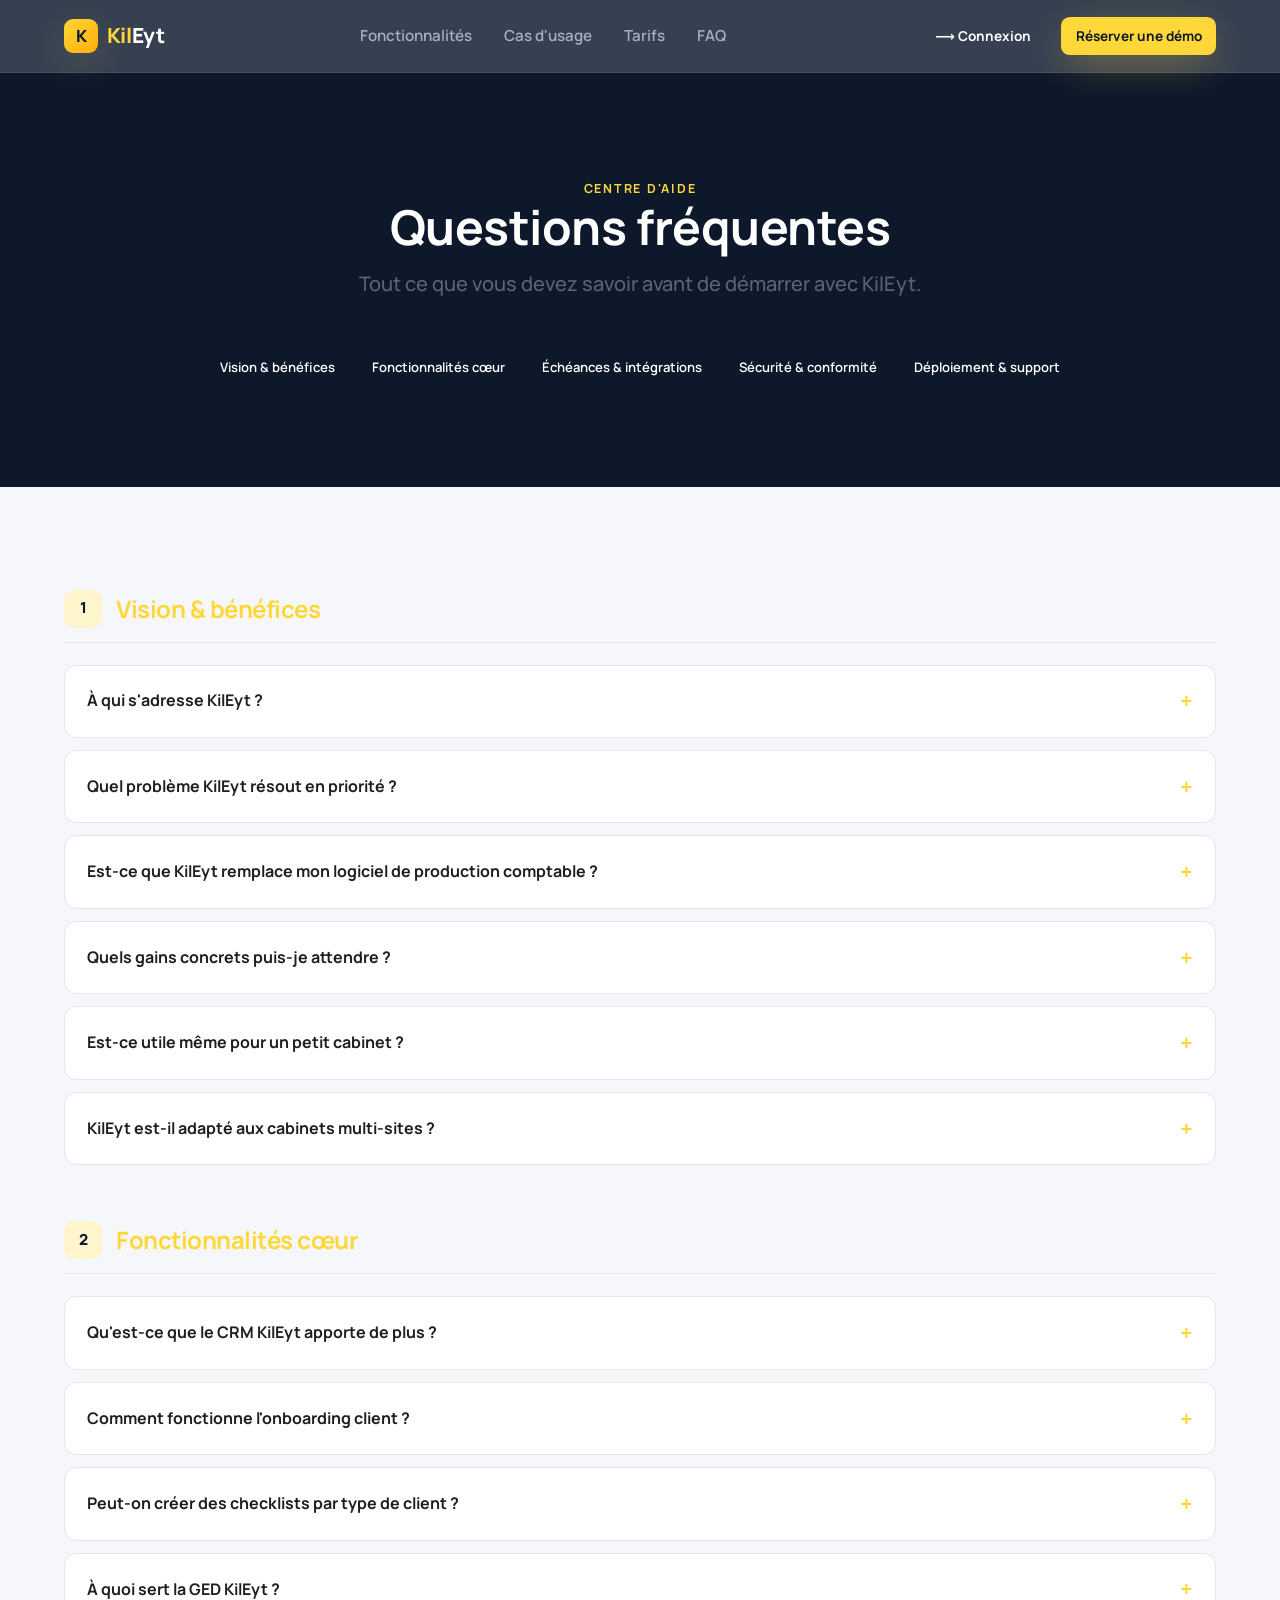
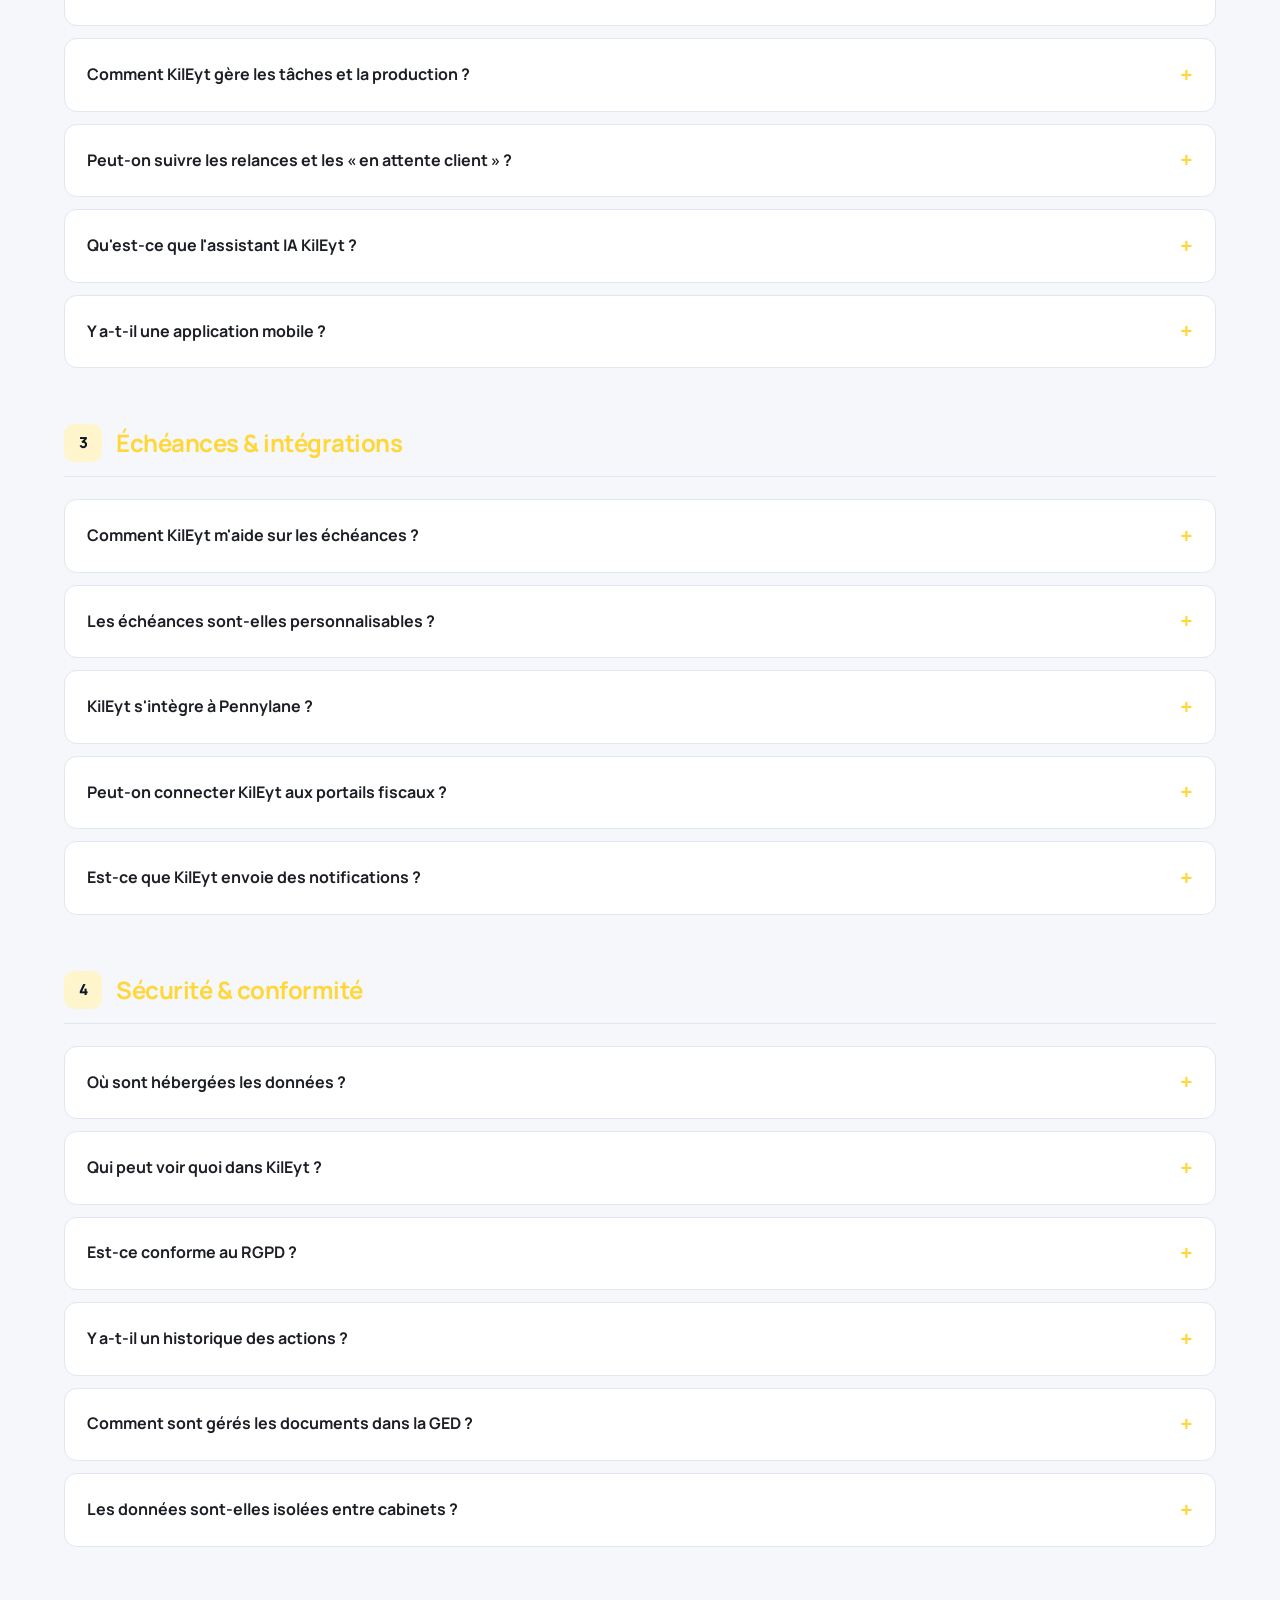
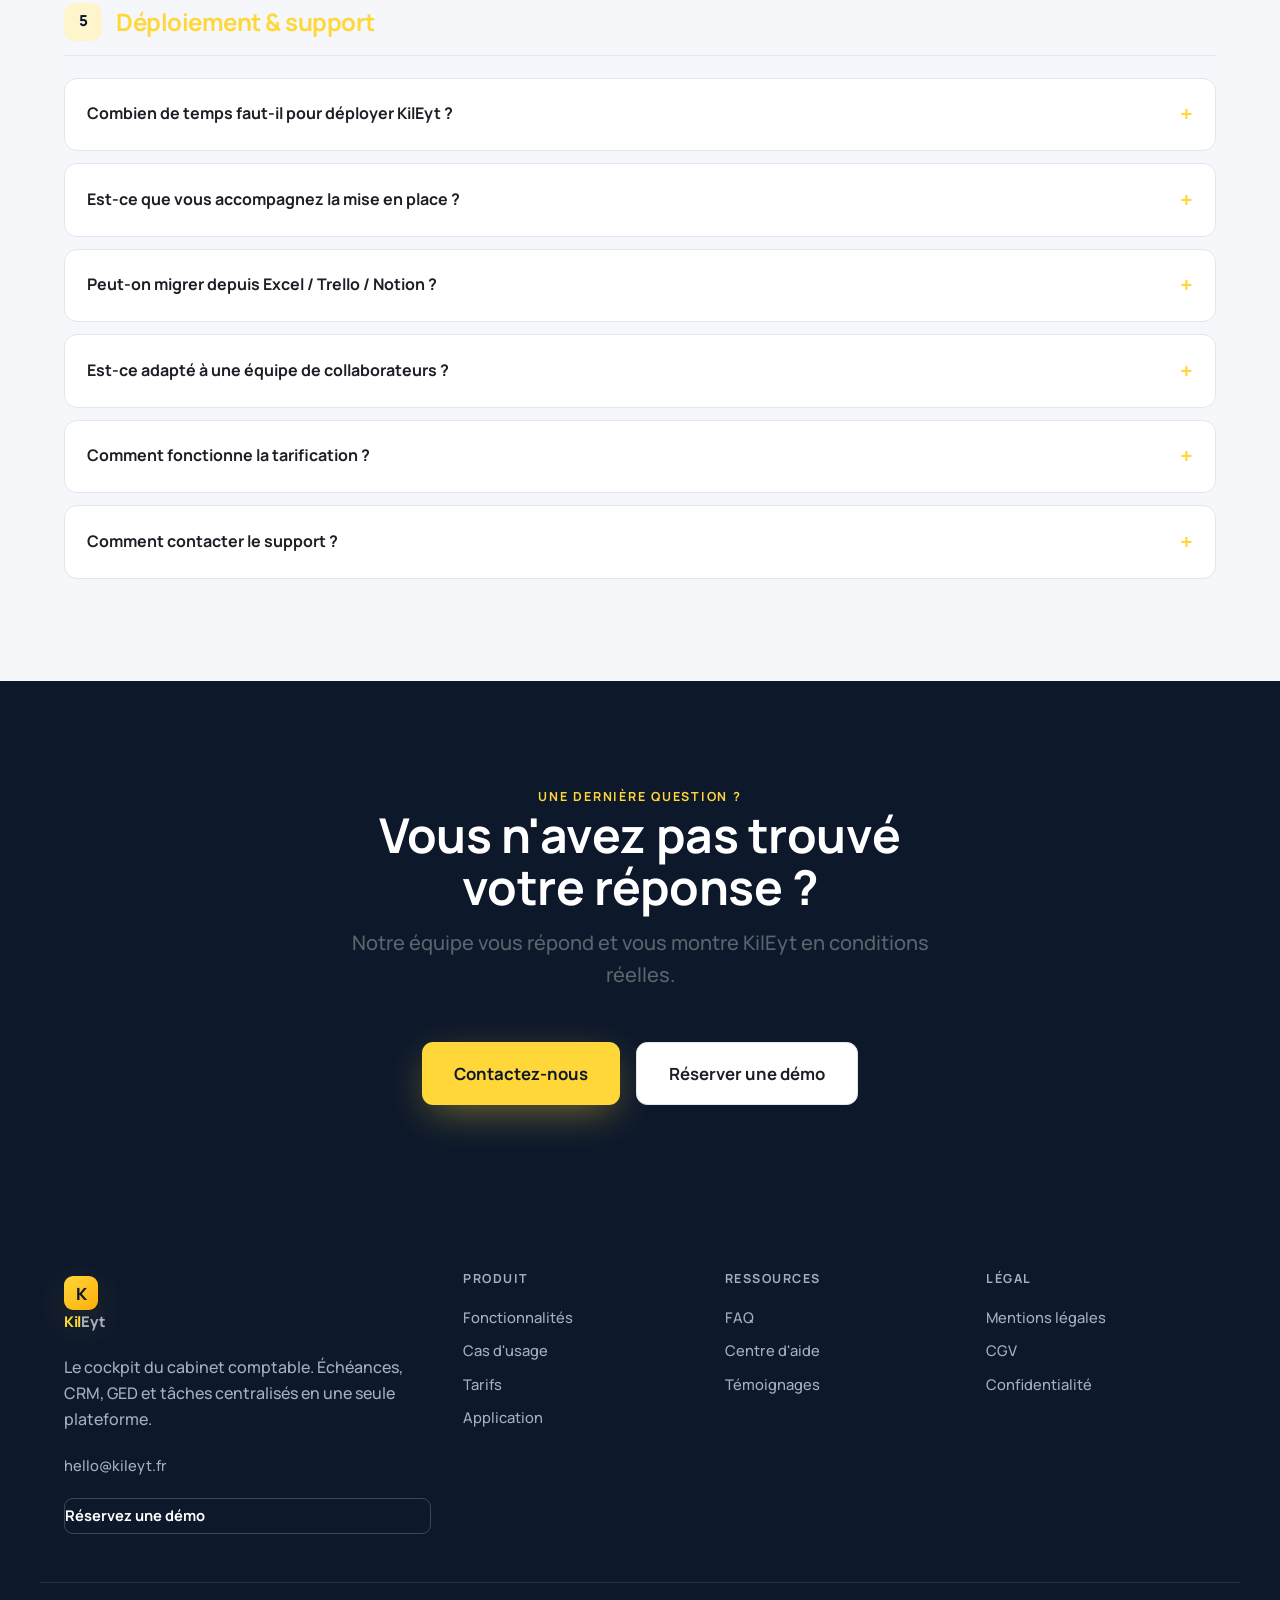
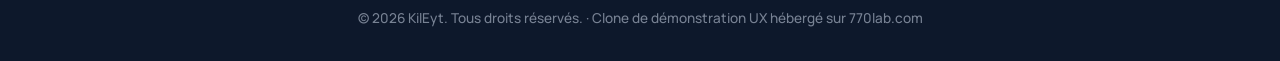
<file: faq.html>
<!DOCTYPE html>
<html lang="fr">
<head>
  <meta charset="UTF-8">
  <meta name="viewport" content="width=device-width, initial-scale=1.0">
  <title>FAQ — KilEyt</title>
  <meta name="description" content="Toutes les réponses pour démarrer avec KilEyt : le cockpit du cabinet comptable. CRM, GED, tâches, échéances, intégrations, sécurité et déploiement.">
  <link rel="icon" href="assets/img/favicon.svg?v=4" type="image/svg+xml">
  <link rel="preconnect" href="https://fonts.googleapis.com">
  <link rel="preconnect" href="https://fonts.gstatic.com" crossorigin>
  <link href="https://fonts.googleapis.com/css2?family=Manrope:wght@400;500;600;700;800&display=swap" rel="stylesheet">
  <link rel="stylesheet" href="assets/css/kileyt.css?v=4">
  <style>
    .faq-cat { margin-bottom: 56px; }
    .faq-cat:last-child { margin-bottom: 0; }
    .faq-cat h3 {
      font-size: 1.5rem;
      margin: 0 0 22px;
      padding-bottom: 14px;
      border-bottom: 1px solid hsl(var(--border));
      display: flex;
      align-items: center;
      gap: 14px;
    }
    .faq-cat-tag {
      display: inline-flex;
      align-items: center;
      justify-content: center;
      width: 38px;
      height: 38px;
      border-radius: 10px;
      background: hsl(var(--gold-pale));
      color: hsl(var(--navy-dark));
      font-size: 0.95rem;
      font-weight: 800;
      flex-shrink: 0;
    }
    .faq-cat .acc { margin-bottom: 12px; }
    .faq-cat .acc:last-child { margin-bottom: 0; }
    .faq-toc {
      display: flex;
      flex-wrap: wrap;
      gap: 10px;
      justify-content: center;
      margin-top: 30px;
    }
  </style>
</head>
<body>
  <div id="mount-header"></div>

  <section class="section section-dark">
    <div class="container">
      <div class="section-head reveal">
        <span class="eyebrow">Centre d'aide</span>
        <h2>Questions fréquentes</h2>
        <p class="lead">Tout ce que vous devez savoir avant de démarrer avec KilEyt.</p>
      </div>
      <div class="faq-toc reveal d1">
        <a class="pill" href="#vision">Vision &amp; bénéfices</a>
        <a class="pill" href="#fonctionnalites">Fonctionnalités cœur</a>
        <a class="pill" href="#echeances">Échéances &amp; intégrations</a>
        <a class="pill" href="#securite">Sécurité &amp; conformité</a>
        <a class="pill" href="#deploiement">Déploiement &amp; support</a>
      </div>
    </div>
  </section>

  <section class="section">
    <div class="container">

      <div class="faq-cat reveal" id="vision">
        <h3><span class="faq-cat-tag">1</span>Vision &amp; bénéfices</h3>

        <details class="acc">
          <summary>À qui s'adresse KilEyt ?</summary>
          <div class="acc-body">
            <p>KilEyt s'adresse aux cabinets d'expertise comptable, qu'ils soient indépendants ou structurés en équipes. Experts-comptables, chefs de mission, collaborateurs et assistants y trouvent un cockpit unique pour piloter clients, tâches et échéances au quotidien.</p>
          </div>
        </details>

        <details class="acc">
          <summary>Quel problème KilEyt résout en priorité ?</summary>
          <div class="acc-body">
            <p>La dispersion. Vos informations sont éclatées entre Excel, e-mails, post-it et logiciels spécialisés, ce qui crée des oublis et du stress. KilEyt centralise tout dans un seul cockpit pour que rien ne tombe entre les mailles, en gardant une vision claire de chaque dossier.</p>
          </div>
        </details>

        <details class="acc">
          <summary>Est-ce que KilEyt remplace mon logiciel de production comptable ?</summary>
          <div class="acc-body">
            <p>Non, et c'est volontaire. KilEyt ne fait pas la saisie ni les déclarations : il se place au-dessus de votre production comme une couche de pilotage. Il s'intègre à votre stack existante (Pennylane, portails fiscaux) pour orchestrer le travail, sans rien remplacer de votre outil métier.</p>
          </div>
        </details>

        <details class="acc">
          <summary>Quels gains concrets puis-je attendre ?</summary>
          <div class="acc-body">
            <p>Moins d'échéances oubliées, des relances clients automatisées, une vision temps réel de la charge de chaque collaborateur et un onboarding client divisé par deux. Concrètement, vous récupérez des heures chaque semaine sur le suivi administratif pour les réinvestir dans le conseil.</p>
          </div>
        </details>

        <details class="acc">
          <summary>Est-ce utile même pour un petit cabinet ?</summary>
          <div class="acc-body">
            <p>Oui, particulièrement. Dans un petit cabinet, une seule personne porte souvent le CRM, la GED et le suivi des échéances. KilEyt allège cette charge mentale dès le premier client et grandit avec vous, sans complexité inutile.</p>
          </div>
        </details>

        <details class="acc">
          <summary>KilEyt est-il adapté aux cabinets multi-sites ?</summary>
          <div class="acc-body">
            <p>Tout à fait. KilEyt est pensé pour le travail réparti : chaque site, chaque pôle et chaque collaborateur dispose de sa vue, tout en partageant un référentiel client commun. Les responsables gardent une vision consolidée de l'activité, où qu'elle se déroule.</p>
          </div>
        </details>
      </div>

      <div class="faq-cat reveal" id="fonctionnalites">
        <h3><span class="faq-cat-tag">2</span>Fonctionnalités cœur</h3>

        <details class="acc">
          <summary>Qu'est-ce que le CRM KilEyt apporte de plus ?</summary>
          <div class="acc-body">
            <p>Le CRM KilEyt est conçu pour la comptabilité, pas adapté à la va-vite. Chaque fiche client réunit informations légales, missions, documents, échéances et historique au même endroit. Les données fiscales et juridiques se synchronisent depuis impots.gouv et l'INPI pour rester toujours à jour.</p>
          </div>
        </details>

        <details class="acc">
          <summary>Comment fonctionne l'onboarding client ?</summary>
          <div class="acc-body">
            <p>Vous lancez un parcours d'onboarding guidé qui collecte automatiquement les pièces nécessaires et crée la fiche client à partir du SIREN. Les documents demandés, reçus et manquants sont suivis en temps réel, ce qui évite les allers-retours interminables par e-mail.</p>
          </div>
        </details>

        <details class="acc">
          <summary>Peut-on créer des checklists par type de client ?</summary>
          <div class="acc-body">
            <p>Oui. Vous définissez des modèles de checklists par typologie — micro-entreprise, SCI, BNC, société à l'IS — et KilEyt les applique automatiquement aux nouveaux dossiers concernés. Chaque collaborateur sait ainsi exactement ce qu'il reste à faire pour chaque profil.</p>
          </div>
        </details>

        <details class="acc">
          <summary>À quoi sert la GED KilEyt ?</summary>
          <div class="acc-body">
            <p>La GED (gestion électronique des documents) range et retrouve toutes les pièces de vos clients : statuts, bilans, courriers, justificatifs. Chaque document est rattaché à sa fiche client et à son échéance, classé automatiquement, et accessible en quelques secondes au lieu de fouiller des dossiers partagés.</p>
          </div>
        </details>

        <details class="acc">
          <summary>Comment KilEyt gère les tâches et la production ?</summary>
          <div class="acc-body">
            <p>Les tâches sont organisées par client, par mission et par collaborateur, avec un statut clair et une date d'échéance. Vous visualisez la charge de chacun, repriorisez en un glissement et suivez l'avancement de la production sans réunion de pilotage.</p>
          </div>
        </details>

        <details class="acc">
          <summary>Peut-on suivre les relances et les « en attente client » ?</summary>
          <div class="acc-body">
            <p>Oui, c'est l'un des points forts de KilEyt. Tout dossier bloqué côté client est marqué « en attente » et déclenche des relances automatiques jusqu'à réception. Vous savez en permanence qui doit quoi, et plus aucune pièce ne reste oubliée dans une boîte mail.</p>
          </div>
        </details>

        <details class="acc">
          <summary>Qu'est-ce que l'assistant IA KilEyt ?</summary>
          <div class="acc-body">
            <p>L'assistant IA KilEyt est disponible 24/7 pour répondre à vos questions sur un dossier, rédiger une relance, résumer l'historique d'un client ou retrouver une information. Il s'appuie sur vos données pour vous faire gagner du temps, sans jamais remplacer votre jugement professionnel.</p>
          </div>
        </details>

        <details class="acc">
          <summary>Y a-t-il une application mobile ?</summary>
          <div class="acc-body">
            <p>KilEyt est une application web responsive qui s'utilise parfaitement depuis un smartphone ou une tablette, sans installation. Vous consultez vos échéances, validez une tâche ou recevez vos notifications en déplacement, comme depuis votre bureau.</p>
          </div>
        </details>
      </div>

      <div class="faq-cat reveal" id="echeances">
        <h3><span class="faq-cat-tag">3</span>Échéances &amp; intégrations</h3>

        <details class="acc">
          <summary>Comment KilEyt m'aide sur les échéances ?</summary>
          <div class="acc-body">
            <p>KilEyt construit automatiquement le calendrier fiscal et social de chaque client à partir de son régime : TVA, IS, liasses, échéances sociales. Les rappels arrivent suffisamment tôt pour préparer le travail sereinement, et vous gardez une vue globale de toutes les échéances du cabinet.</p>
          </div>
        </details>

        <details class="acc">
          <summary>Les échéances sont-elles personnalisables ?</summary>
          <div class="acc-body">
            <p>Oui. Vous ajustez les dates, ajoutez des échéances internes propres au cabinet et définissez l'anticipation des rappels. Vous pouvez aussi créer vos propres modèles d'échéances et les appliquer à un groupe de clients en une fois.</p>
          </div>
        </details>

        <details class="acc">
          <summary>KilEyt s'intègre à Pennylane ?</summary>
          <div class="acc-body">
            <p>Oui. La connexion à Pennylane permet de synchroniser vos clients et de relier le pilotage KilEyt à votre production. Vous évitez la double saisie et gardez un référentiel cohérent entre les deux outils.</p>
          </div>
        </details>

        <details class="acc">
          <summary>Peut-on connecter KilEyt aux portails fiscaux ?</summary>
          <div class="acc-body">
            <p>KilEyt se connecte à impots.gouv et à l'INPI pour récupérer et tenir à jour les informations légales et fiscales de vos clients. Les données de chaque fiche restent fiables sans ressaisie manuelle, directement à la source officielle.</p>
          </div>
        </details>

        <details class="acc">
          <summary>Est-ce que KilEyt envoie des notifications ?</summary>
          <div class="acc-body">
            <p>Oui. KilEyt vous alerte sur les échéances à venir, les tâches qui vous sont assignées, les documents reçus et les dossiers en attente. Vous choisissez les notifications qui comptent pour vous afin de rester concentré sans être noyé.</p>
          </div>
        </details>
      </div>

      <div class="faq-cat reveal" id="securite">
        <h3><span class="faq-cat-tag">4</span>Sécurité &amp; conformité</h3>

        <details class="acc">
          <summary>Où sont hébergées les données ?</summary>
          <div class="acc-body">
            <p>Vos données sont hébergées en France, sur une infrastructure cloud sécurisée et chiffrée. Elles ne quittent pas l'Union européenne, ce qui garantit le respect du cadre réglementaire applicable aux cabinets comptables.</p>
          </div>
        </details>

        <details class="acc">
          <summary>Qui peut voir quoi dans KilEyt ?</summary>
          <div class="acc-body">
            <p>L'accès est géré par rôles et par périmètre. Un collaborateur ne voit que les clients et missions qui le concernent, tandis que les responsables disposent d'une vue d'ensemble. Vous gardez la maîtrise complète des droits de chaque membre de l'équipe.</p>
          </div>
        </details>

        <details class="acc">
          <summary>Est-ce conforme au RGPD ?</summary>
          <div class="acc-body">
            <p>Oui. KilEyt est conçu dans le respect du RGPD : minimisation des données, droit d'accès et de suppression, hébergement en Europe et contractualisation adaptée. Vous restez responsable de traitement et KilEyt agit en sous-traitant encadré par un contrat dédié.</p>
          </div>
        </details>

        <details class="acc">
          <summary>Y a-t-il un historique des actions ?</summary>
          <div class="acc-body">
            <p>Oui. Chaque action importante — modification de fiche, ajout de document, changement de statut — est tracée avec son auteur et sa date. Cet historique offre une transparence totale et facilite le suivi en cas de contrôle ou de question.</p>
          </div>
        </details>

        <details class="acc">
          <summary>Comment sont gérés les documents dans la GED ?</summary>
          <div class="acc-body">
            <p>Les documents sont stockés de façon chiffrée, rattachés à leur client et à leur échéance, et soumis aux mêmes règles d'accès que le reste de la plateforme. Chaque pièce est versionnée et retrouvable instantanément, sans dépendre d'un dossier partagé local.</p>
          </div>
        </details>

        <details class="acc">
          <summary>Les données sont-elles isolées entre cabinets ?</summary>
          <div class="acc-body">
            <p>Oui. Chaque cabinet dispose d'un espace strictement cloisonné : vos données ne sont jamais mélangées ni accessibles à un autre cabinet utilisateur de KilEyt. L'isolation est garantie au niveau de l'architecture de la plateforme.</p>
          </div>
        </details>
      </div>

      <div class="faq-cat reveal" id="deploiement">
        <h3><span class="faq-cat-tag">5</span>Déploiement &amp; support</h3>

        <details class="acc">
          <summary>Combien de temps faut-il pour déployer KilEyt ?</summary>
          <div class="acc-body">
            <p>La prise en main est rapide : la plupart des cabinets sont opérationnels en quelques jours. La création des fiches clients est largement automatisée grâce aux connexions impots.gouv et INPI, ce qui évite la fastidieuse saisie initiale.</p>
          </div>
        </details>

        <details class="acc">
          <summary>Est-ce que vous accompagnez la mise en place ?</summary>
          <div class="acc-body">
            <p>Oui. Nous vous accompagnons sur le paramétrage initial, l'import de vos clients et la formation de votre équipe. L'objectif est que KilEyt devienne un réflexe quotidien, pas un outil de plus à oublier.</p>
          </div>
        </details>

        <details class="acc">
          <summary>Peut-on migrer depuis Excel / Trello / Notion ?</summary>
          <div class="acc-body">
            <p>Oui. Vous pouvez importer vos données existantes depuis vos fichiers Excel, et nous vous aidons à reconstituer vos clients, tâches et échéances dans KilEyt. Vous quittez les outils détournés pour une plateforme pensée pour le métier comptable.</p>
          </div>
        </details>

        <details class="acc">
          <summary>Est-ce adapté à une équipe de collaborateurs ?</summary>
          <div class="acc-body">
            <p>Pleinement. KilEyt est multi-utilisateur par nature : répartition des portefeuilles, assignation des tâches, suivi de la charge et vue consolidée pour les responsables. Chacun travaille dans son périmètre tout en avançant sur un référentiel commun.</p>
          </div>
        </details>

        <details class="acc">
          <summary>Comment fonctionne la tarification ?</summary>
          <div class="acc-body">
            <p>La tarification est simple et lisible, basée sur la taille de votre cabinet et le nombre d'utilisateurs. Retrouvez le détail des offres sur notre page <a href="tarifs.html">Tarifs</a>, et contactez-nous pour un devis adapté à votre structure.</p>
          </div>
        </details>

        <details class="acc">
          <summary>Comment contacter le support ?</summary>
          <div class="acc-body">
            <p>Notre équipe est joignable par e-mail à hello@kileyt.fr et répond rapidement. L'assistant IA KilEyt reste par ailleurs disponible 24/7 directement dans l'application pour les questions du quotidien.</p>
          </div>
        </details>
      </div>

    </div>
  </section>

  <section class="section section-dark">
    <div class="container">
      <div class="section-head reveal">
        <span class="eyebrow">Une dernière question ?</span>
        <h2>Vous n'avez pas trouvé votre réponse ?</h2>
        <p class="lead">Notre équipe vous répond et vous montre KilEyt en conditions réelles.</p>
      </div>
      <div class="reveal d1" style="display:flex; gap:16px; justify-content:center; flex-wrap:wrap;">
        <a class="btn btn-gold btn-lg" href="mailto:hello@kileyt.fr">Contactez-nous</a>
        <a class="btn btn-outline btn-lg" href="app/">Réserver une démo</a>
      </div>
    </div>
  </section>

  <div id="mount-footer"></div>
  <script src="assets/js/marketing.js?v=4"></script>
</body>
</html>
</file>
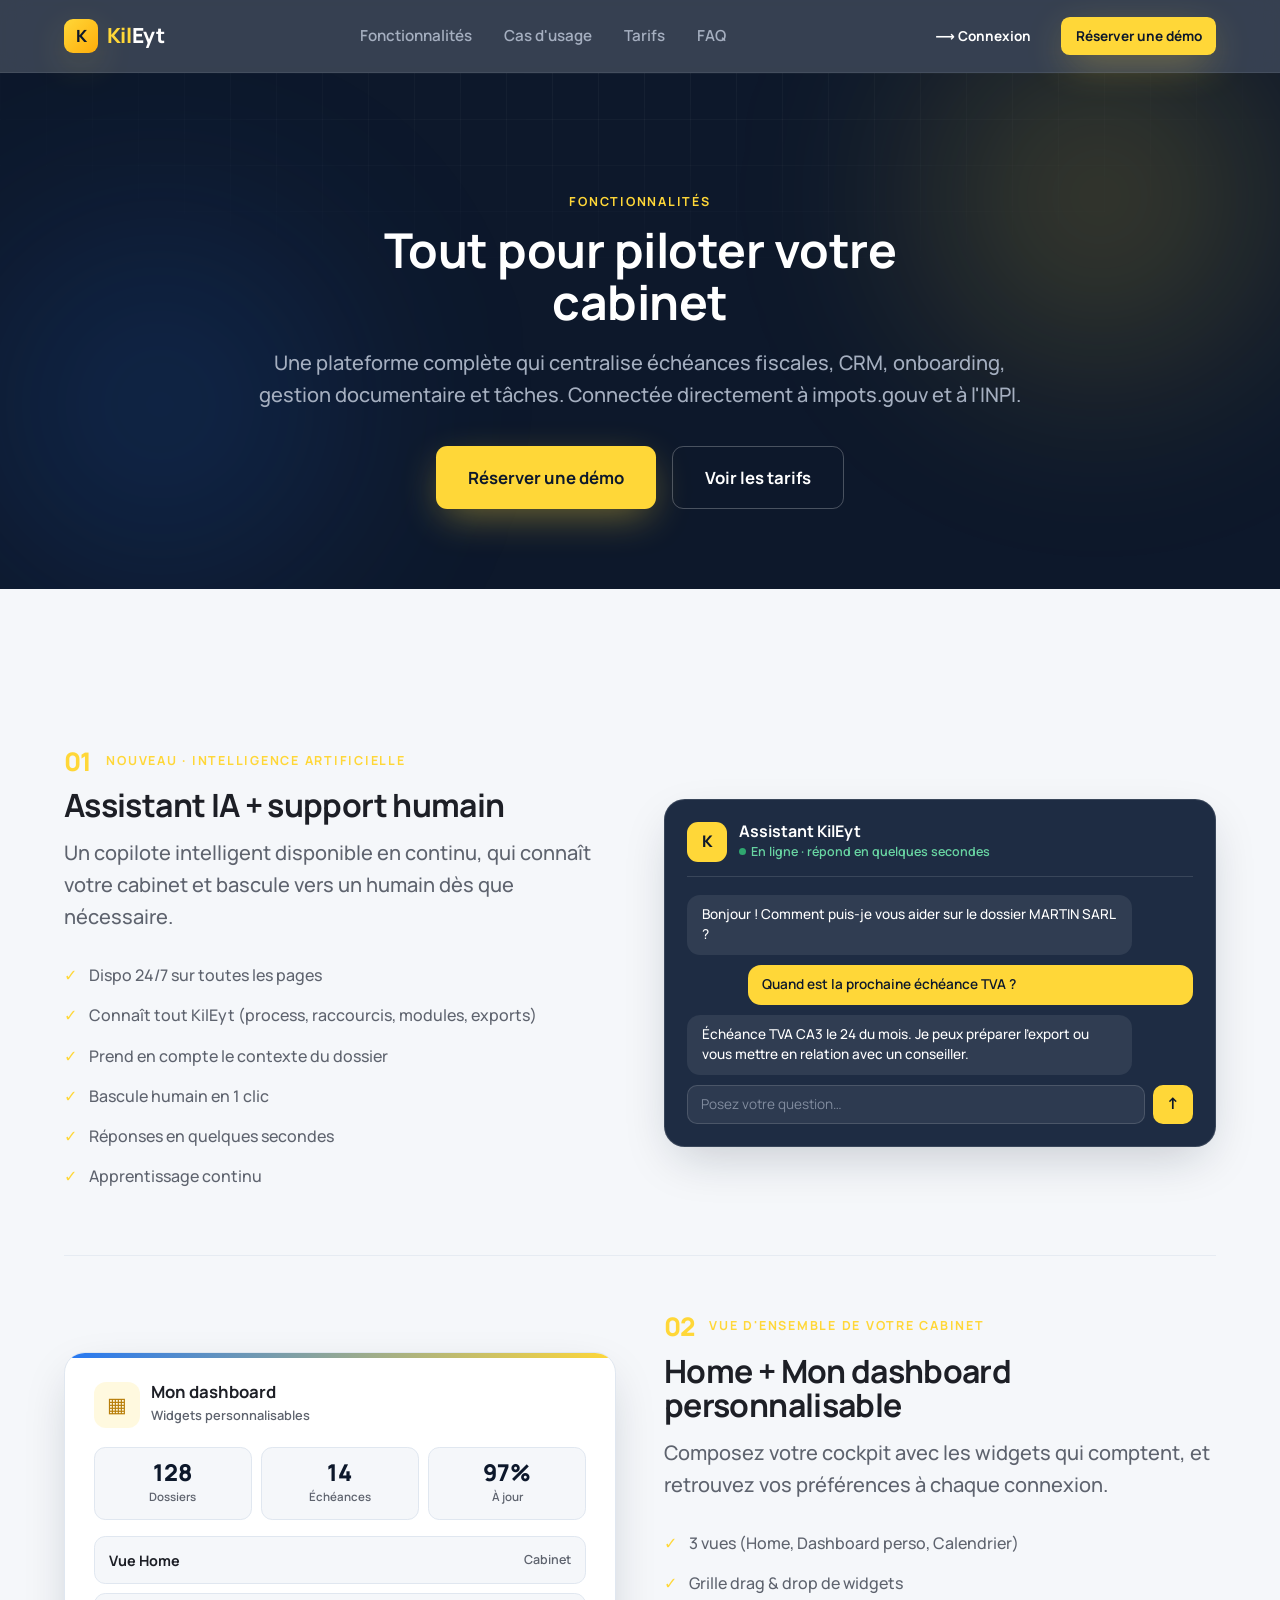
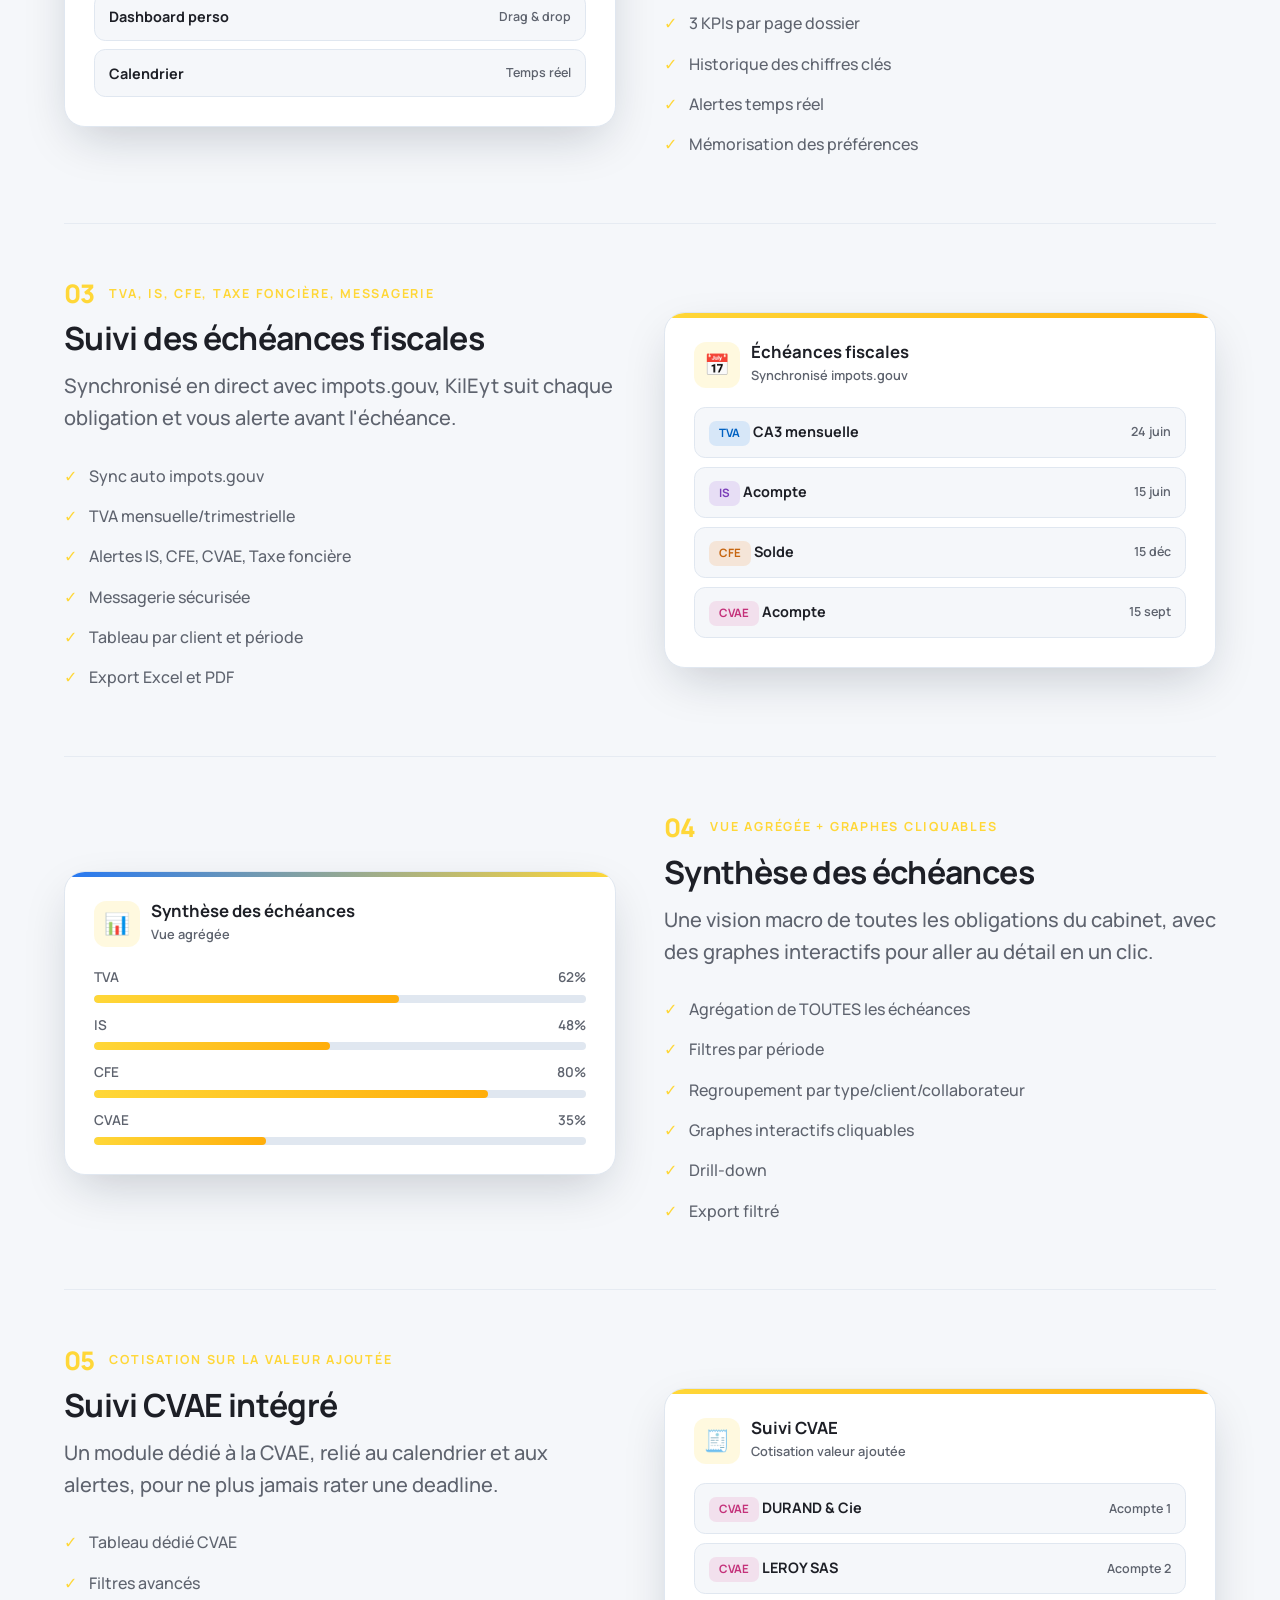
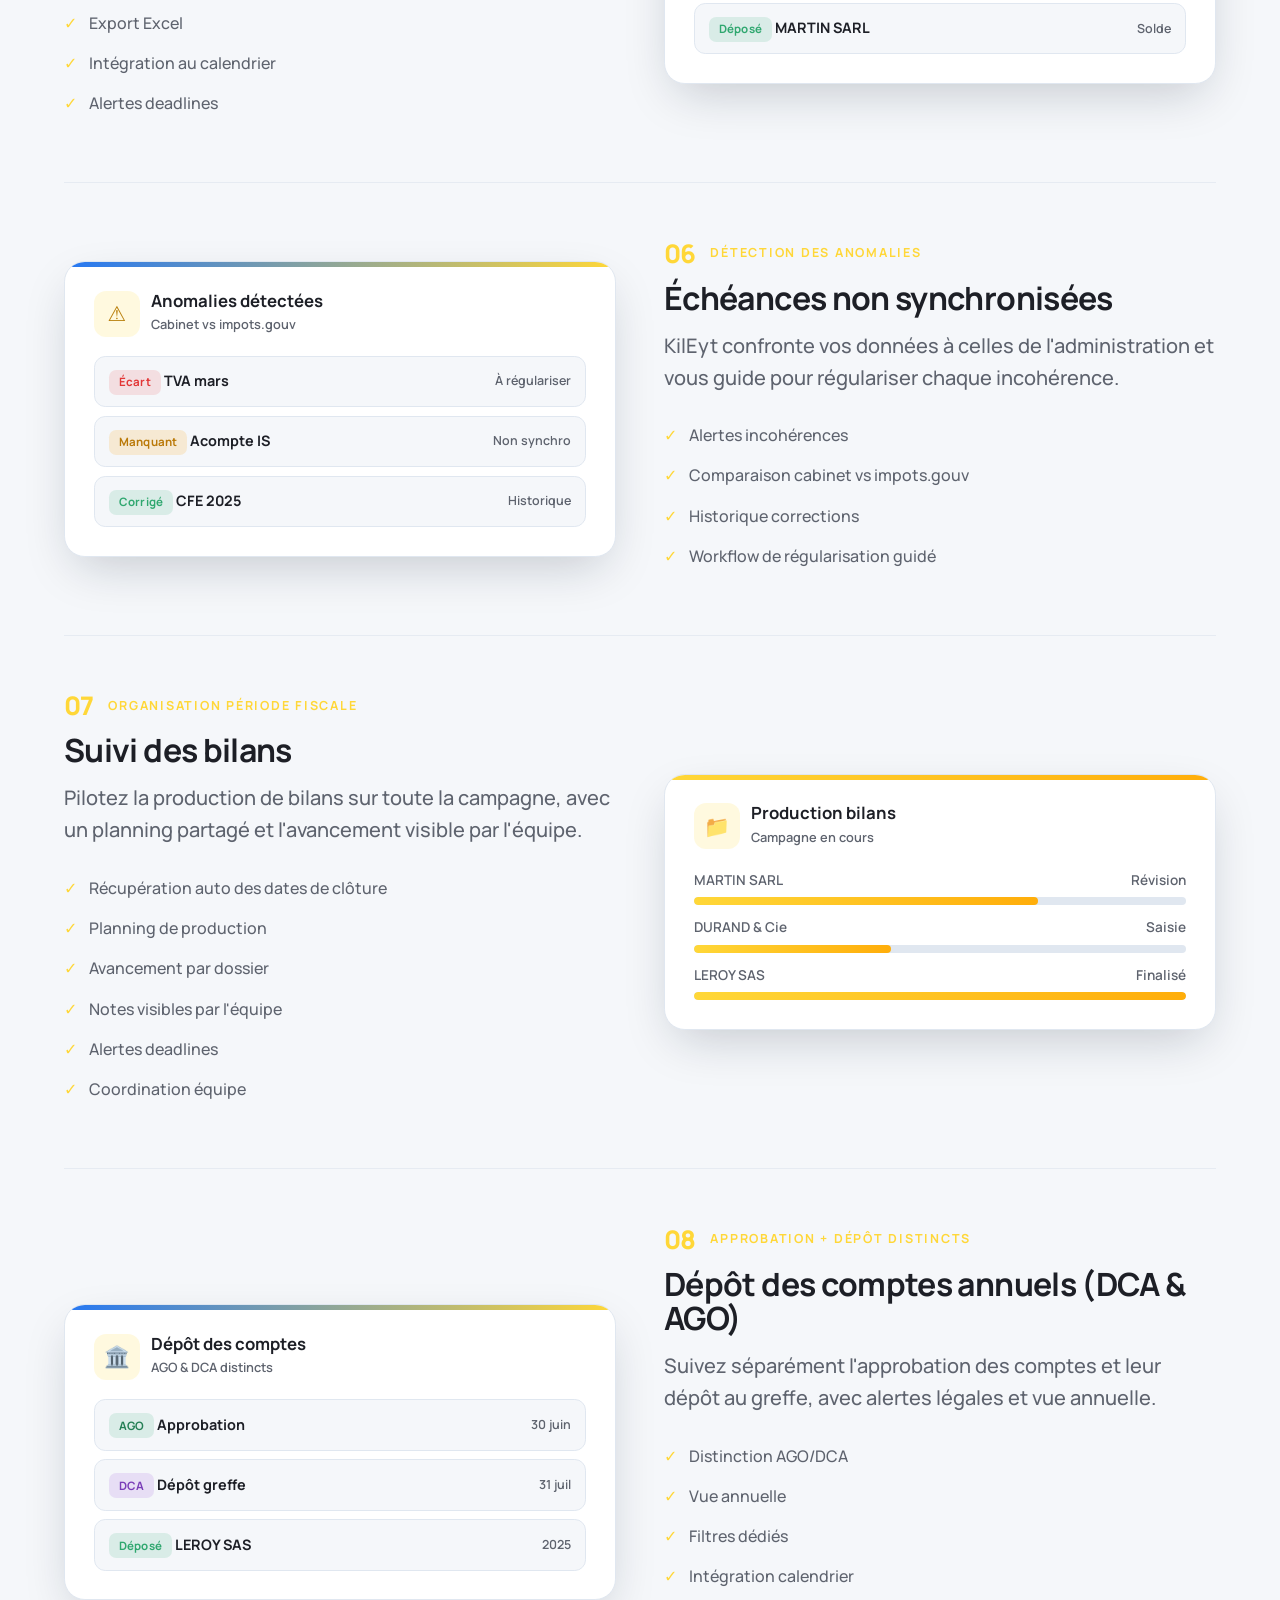
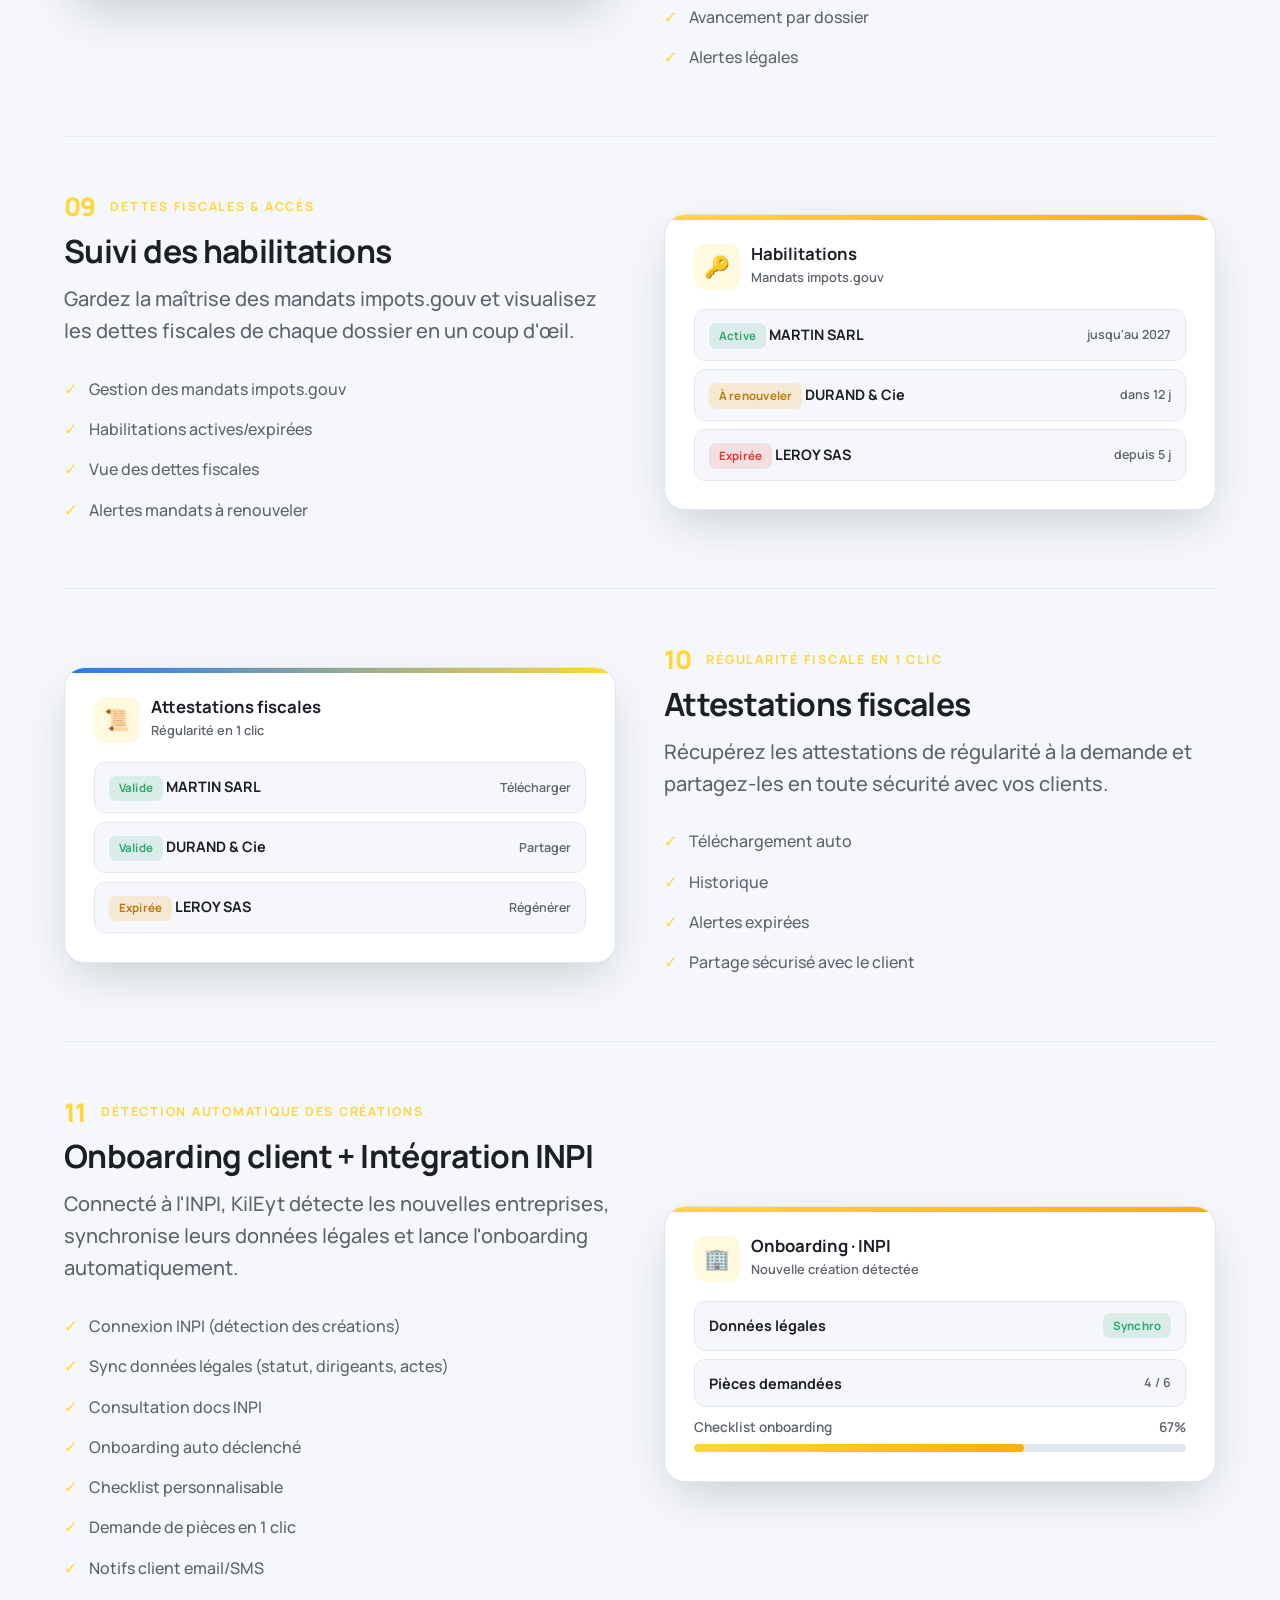
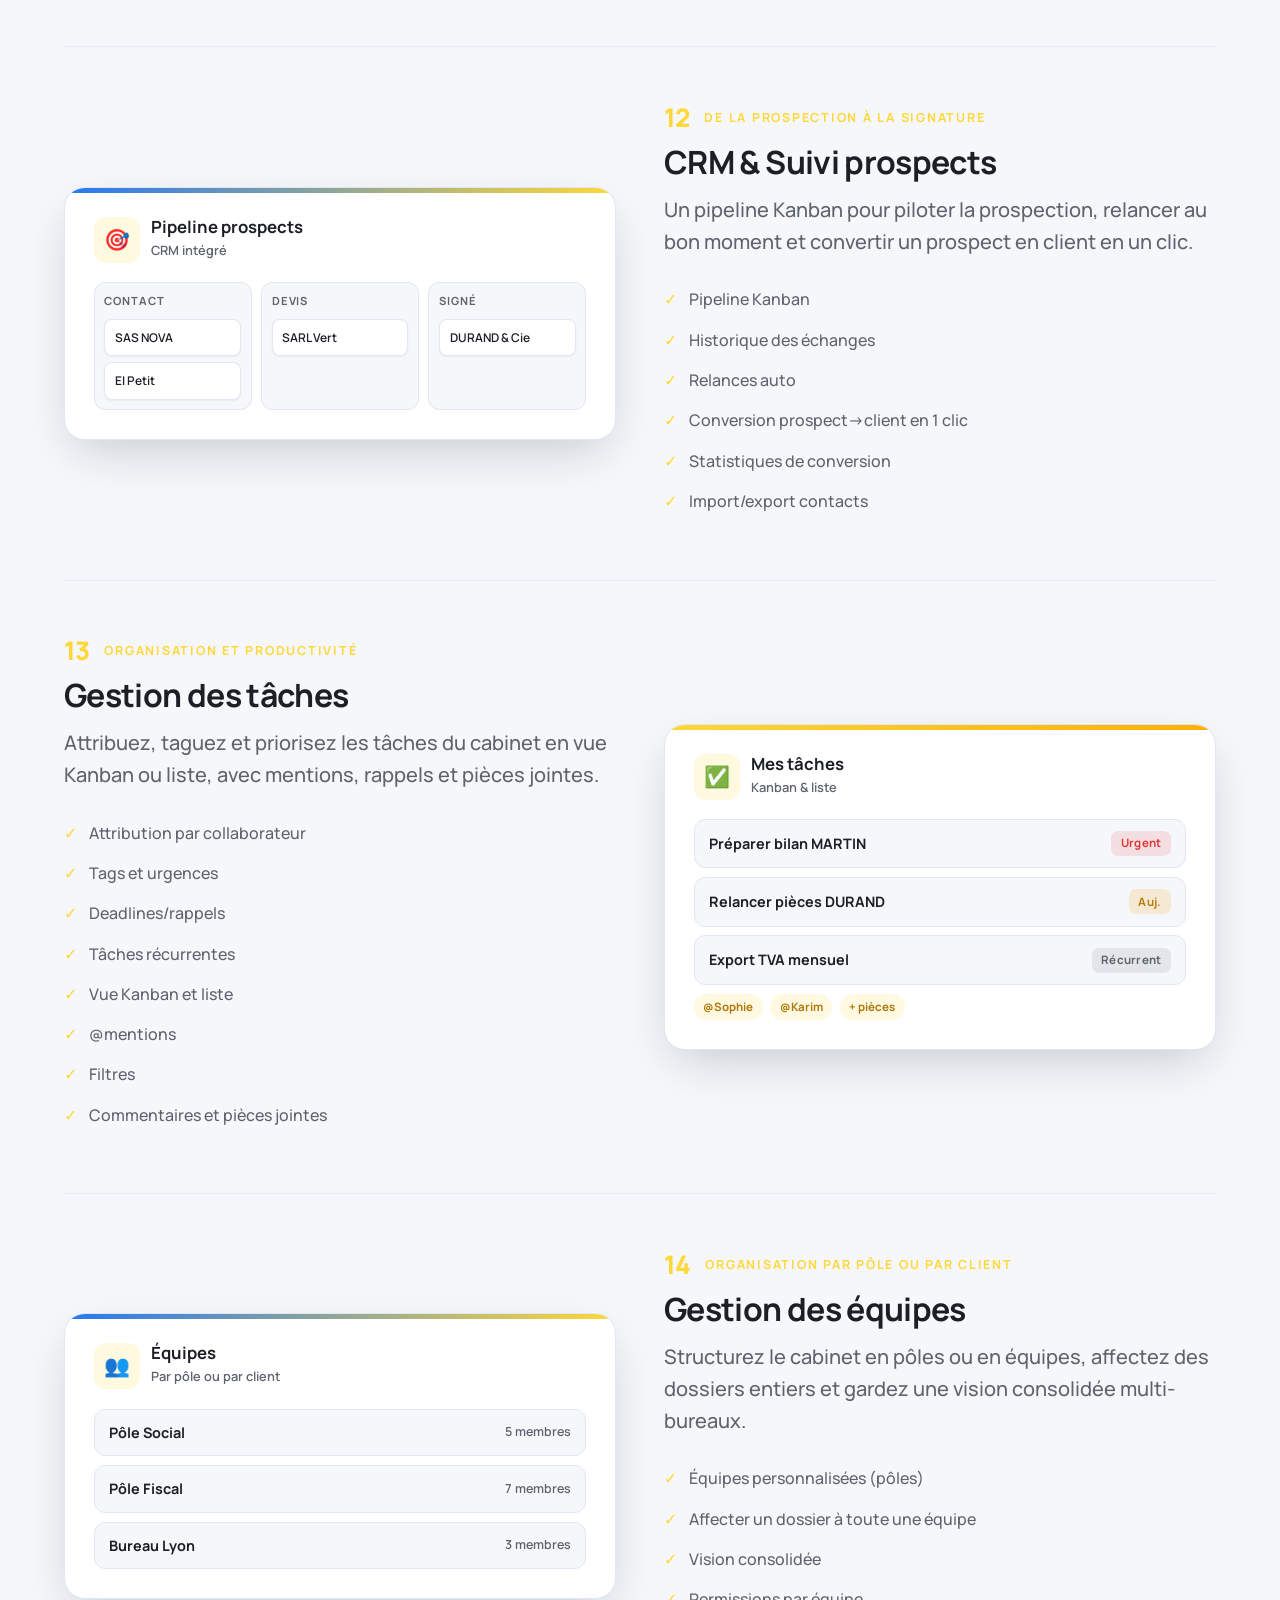
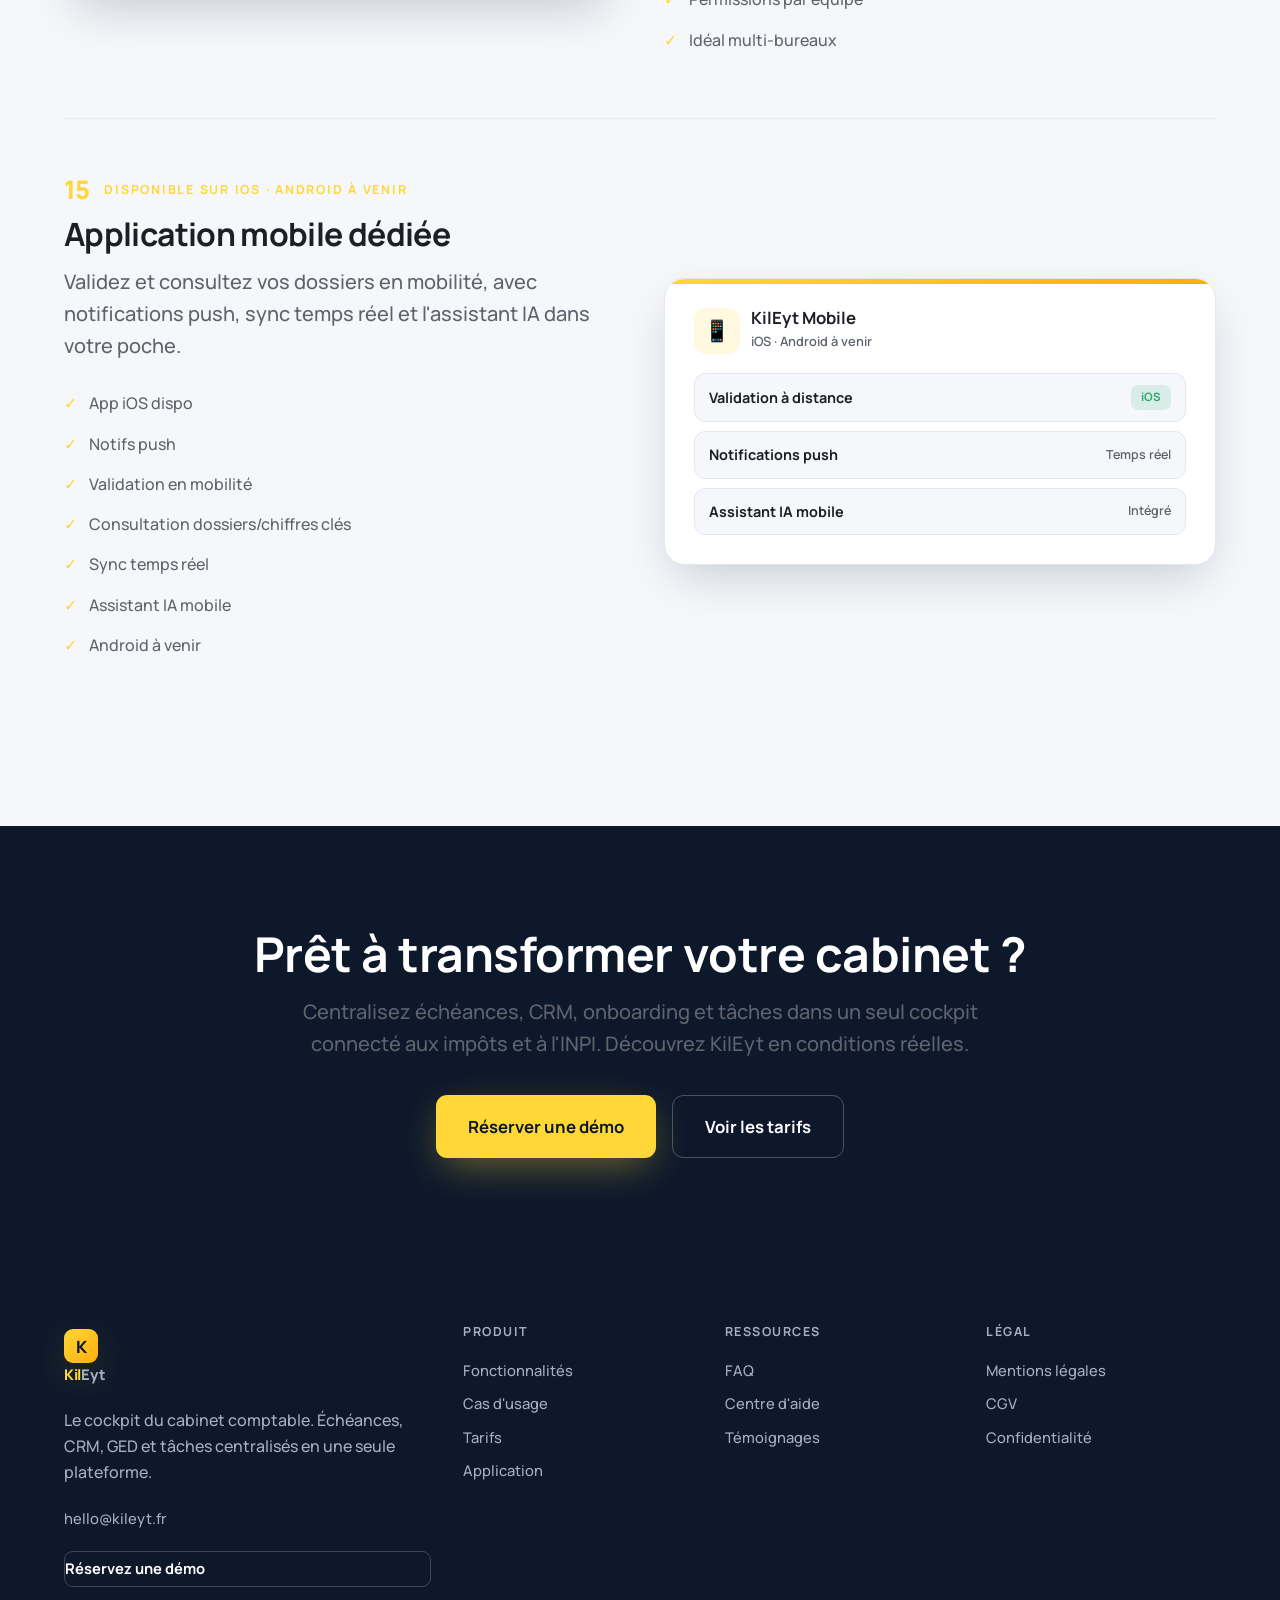
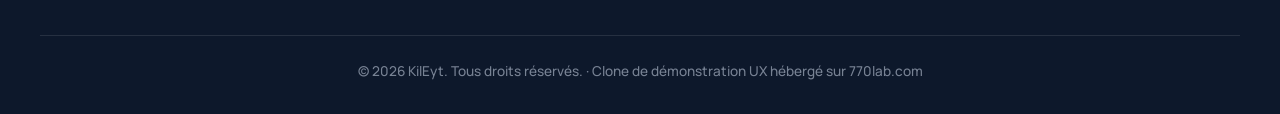
<file: fonctionnalites.html>
<!doctype html>
<html lang="fr">
<head>
<meta charset="utf-8">
<meta name="viewport" content="width=device-width,initial-scale=1">
<title>Fonctionnalités — KilEyt</title>
<meta name="description" content="Découvrez toutes les fonctionnalités de KilEyt : échéances fiscales, CRM, onboarding, GED et tâches centralisés. Connecté à impots.gouv et à l'INPI.">
<link rel="icon" href="assets/img/favicon.svg?v=4" type="image/svg+xml">
<link rel="preconnect" href="https://fonts.googleapis.com">
<link rel="preconnect" href="https://fonts.gstatic.com" crossorigin>
<link href="https://fonts.googleapis.com/css2?family=Manrope:wght@400;500;600;700;800&display=swap" rel="stylesheet">
<link rel="stylesheet" href="assets/css/kileyt.css?v=4">
<style>
/* ---- page-local : blocs fonctionnalité ---- */
.feature-block{padding:clamp(2.6rem,5vw,3.6rem) 0;border-bottom:1px solid hsl(var(--border)/.7)}
.feature-block:last-of-type{border-bottom:none}
.feat-eyebrow{display:flex;align-items:center;gap:.9rem;margin-bottom:.9rem}
.feat-num{font-size:1.6rem;font-weight:800;color:hsl(var(--gold));letter-spacing:-.02em;line-height:1}
.feat-block-title{margin:.2rem 0 .9rem;font-size:clamp(1.5rem,2.6vw,2rem)}
.feat-text>.lead{margin-bottom:1.4rem}
.feature-block .check-list li{padding:.45rem 0}

/* carte visuelle générique */
.visual-card{background:#fff;border:1px solid hsl(var(--border));border-radius:1.3rem;padding:1.8rem;box-shadow:var(--shadow-lg);position:relative;overflow:hidden}
.visual-card::before{content:"";position:absolute;top:0;left:0;right:0;height:5px;background:linear-gradient(90deg,hsl(var(--gold)),hsl(40 100% 52%))}
.vc-head{display:flex;align-items:center;gap:.7rem;margin-bottom:1.2rem}
.vc-ico{width:46px;height:46px;border-radius:12px;display:grid;place-items:center;font-size:1.3rem;background:hsl(var(--gold)/.16);color:hsl(40 90% 38%);flex:none}
.vc-head b{font-size:1.05rem;color:hsl(var(--text-dark));display:block;line-height:1.2}
.vc-head small{color:hsl(var(--text-muted));font-weight:600;font-size:.8rem}
.vc-row{display:flex;align-items:center;justify-content:space-between;gap:.8rem;background:hsl(var(--gray-bg));border:1px solid hsl(var(--border));border-radius:.7rem;padding:.7rem .9rem;margin-bottom:.55rem}
.vc-row:last-child{margin-bottom:0}
.vc-row .vc-label{font-weight:700;font-size:.9rem;color:hsl(var(--text-dark))}
.vc-row .vc-sub{font-size:.78rem;color:hsl(var(--text-muted));font-weight:600}
.vc-kpis{display:grid;grid-template-columns:repeat(3,1fr);gap:.6rem;margin-bottom:1rem}
.vc-kpi{background:hsl(var(--gray-bg));border:1px solid hsl(var(--border));border-radius:.7rem;padding:.8rem .7rem;text-align:center}
.vc-kpi b{font-size:1.45rem;font-weight:800;color:hsl(var(--navy-dark));display:block;line-height:1}
.vc-kpi span{font-size:.72rem;color:hsl(var(--text-muted));font-weight:600;display:block;margin-top:.25rem}
.vc-bar{height:8px;border-radius:999px;background:hsl(var(--border));overflow:hidden;margin-top:.4rem}
.vc-bar i{display:block;height:100%;border-radius:999px;background:linear-gradient(90deg,hsl(var(--gold)),hsl(40 100% 52%))}
.vc-prog{margin-bottom:.7rem}
.vc-prog .vc-pl{display:flex;justify-content:space-between;font-size:.85rem;font-weight:700;color:hsl(var(--text-dark));margin-bottom:.1rem}
.vc-prog .vc-pl span{color:hsl(var(--text-muted));font-weight:600}

/* chat IA */
.ia-card{background:hsl(var(--navy-light));border:1px solid hsl(var(--foreground)/.12);border-radius:1.3rem;padding:1.4rem;box-shadow:var(--shadow-lg)}
.ia-head{display:flex;align-items:center;gap:.7rem;padding-bottom:.9rem;border-bottom:1px solid hsl(var(--foreground)/.12);margin-bottom:1.1rem}
.ia-head .av{width:40px;height:40px;border-radius:11px;background:hsl(var(--gold));display:grid;place-items:center;color:hsl(var(--navy-dark));font-weight:900;flex:none}
.ia-head b{color:#fff;display:block;line-height:1.2}
.ia-head small{color:hsl(152 56% 62%);font-weight:600;font-size:.78rem;display:flex;align-items:center;gap:.35rem}
.ia-head small::before{content:"";width:7px;height:7px;border-radius:50%;background:hsl(var(--success))}
.bubble{padding:.65rem .9rem;border-radius:13px;font-size:.85rem;margin-bottom:.6rem;max-width:88%;line-height:1.45}
.bubble.me{background:hsl(var(--gold));color:hsl(var(--navy-dark));margin-left:auto;font-weight:600}
.bubble.ai{background:hsl(var(--foreground)/.08);color:#fff;font-weight:500}
.ia-input{display:flex;gap:.5rem;margin-top:.4rem}
.ia-input input{flex:1;background:hsl(var(--foreground)/.07);border:1px solid hsl(var(--foreground)/.14);border-radius:10px;padding:.6rem .8rem;color:#fff;font-family:inherit;font-size:.85rem}
.ia-input input::placeholder{color:hsl(var(--text-light)/.7)}
.ia-input .send{width:40px;border-radius:10px;background:hsl(var(--gold));color:hsl(var(--navy-dark));display:grid;place-items:center;font-weight:800;flex:none}

/* tags / kanban mini */
.vc-tags{display:flex;flex-wrap:wrap;gap:.45rem;margin-top:.3rem}
.vc-tag{font-size:.72rem;font-weight:700;padding:.25rem .6rem;border-radius:999px;background:hsl(var(--gold)/.15);color:hsl(40 90% 36%)}
.vc-kanban{display:grid;grid-template-columns:repeat(3,1fr);gap:.6rem}
.vc-kcol{background:hsl(var(--gray-bg));border:1px solid hsl(var(--border));border-radius:.7rem;padding:.6rem}
.vc-kcol h5{font-size:.7rem;text-transform:uppercase;letter-spacing:.08em;color:hsl(var(--text-muted));margin-bottom:.5rem;font-weight:700}
.vc-kcard{background:#fff;border:1px solid hsl(var(--border));border-radius:.5rem;padding:.5rem .6rem;font-size:.75rem;font-weight:600;color:hsl(var(--text-dark));margin-bottom:.4rem;box-shadow:var(--shadow-sm)}
.vc-kcard:last-child{margin-bottom:0}

.feature-block:nth-child(even) .visual-card::before{background:linear-gradient(90deg,hsl(216 90% 55%),hsl(var(--gold)))}
</style>
</head>
<body>
<div id="mount-header"></div>

<!-- HERO -->
<section class="hero section-dark">
  <div class="hero-bg">
    <div class="hero-grid"></div>
    <div class="glow glow-gold parallax" data-parallax="0.06"></div>
    <div class="glow glow-blue parallax" data-parallax="0.1"></div>
  </div>
  <div class="container">
    <span class="eyebrow reveal">FONCTIONNALITÉS</span>
    <h2 class="reveal d1" style="color:#fff;margin:.6rem auto 1.2rem;max-width:18ch">Tout pour piloter votre cabinet</h2>
    <p class="lead reveal d2" style="max-width:62ch;margin:0 auto">Une plateforme complète qui centralise échéances fiscales, CRM, onboarding, gestion documentaire et tâches. Connectée directement à impots.gouv et à l'INPI.</p>
    <div class="hero-cta reveal d3" style="margin-top:2.2rem">
      <a href="app/" class="btn btn-gold btn-lg">Réserver une démo</a>
      <a href="tarifs.html" class="btn btn-outline btn-lg" style="background:transparent;color:#fff;border-color:hsl(var(--foreground)/.25)">Voir les tarifs</a>
    </div>
  </div>
</section>

<!-- FONCTIONNALITÉS -->
<section class="section">
  <div class="container">

    <!-- 01 -->
    <div class="feature-block split">
      <div class="feat-text reveal">
        <div class="feat-eyebrow"><span class="feat-num">01</span><span class="eyebrow">NOUVEAU · INTELLIGENCE ARTIFICIELLE</span></div>
        <h3 class="feat-block-title">Assistant IA + support humain</h3>
        <p class="lead">Un copilote intelligent disponible en continu, qui connaît votre cabinet et bascule vers un humain dès que nécessaire.</p>
        <ul class="check-list">
          <li>Dispo 24/7 sur toutes les pages</li>
          <li>Connaît tout KilEyt (process, raccourcis, modules, exports)</li>
          <li>Prend en compte le contexte du dossier</li>
          <li>Bascule humain en 1 clic</li>
          <li>Réponses en quelques secondes</li>
          <li>Apprentissage continu</li>
        </ul>
      </div>
      <div class="reveal-scale d1">
        <div class="ia-card">
          <div class="ia-head">
            <div class="av">K</div>
            <div><b>Assistant KilEyt</b><small>En ligne · répond en quelques secondes</small></div>
          </div>
          <div class="bubble ai">Bonjour ! Comment puis-je vous aider sur le dossier MARTIN SARL ?</div>
          <div class="bubble me">Quand est la prochaine échéance TVA ?</div>
          <div class="bubble ai">Échéance TVA CA3 le 24 du mois. Je peux préparer l'export ou vous mettre en relation avec un conseiller.</div>
          <div class="ia-input"><input type="text" placeholder="Posez votre question…" aria-label="Question"><div class="send">↑</div></div>
        </div>
      </div>
    </div>

    <!-- 02 -->
    <div class="feature-block split">
      <div class="reveal-scale">
        <div class="visual-card">
          <div class="vc-head"><div class="vc-ico">▦</div><div><b>Mon dashboard</b><small>Widgets personnalisables</small></div></div>
          <div class="vc-kpis">
            <div class="vc-kpi"><b>128</b><span>Dossiers</span></div>
            <div class="vc-kpi"><b>14</b><span>Échéances</span></div>
            <div class="vc-kpi"><b>97%</b><span>À jour</span></div>
          </div>
          <div class="vc-row"><span class="vc-label">Vue Home</span><span class="vc-sub">Cabinet</span></div>
          <div class="vc-row"><span class="vc-label">Dashboard perso</span><span class="vc-sub">Drag &amp; drop</span></div>
          <div class="vc-row"><span class="vc-label">Calendrier</span><span class="vc-sub">Temps réel</span></div>
        </div>
      </div>
      <div class="feat-text reveal d1">
        <div class="feat-eyebrow"><span class="feat-num">02</span><span class="eyebrow">VUE D'ENSEMBLE DE VOTRE CABINET</span></div>
        <h3 class="feat-block-title">Home + Mon dashboard personnalisable</h3>
        <p class="lead">Composez votre cockpit avec les widgets qui comptent, et retrouvez vos préférences à chaque connexion.</p>
        <ul class="check-list">
          <li>3 vues (Home, Dashboard perso, Calendrier)</li>
          <li>Grille drag &amp; drop de widgets</li>
          <li>3 KPIs par page dossier</li>
          <li>Historique des chiffres clés</li>
          <li>Alertes temps réel</li>
          <li>Mémorisation des préférences</li>
        </ul>
      </div>
    </div>

    <!-- 03 -->
    <div class="feature-block split">
      <div class="feat-text reveal">
        <div class="feat-eyebrow"><span class="feat-num">03</span><span class="eyebrow">TVA, IS, CFE, TAXE FONCIÈRE, MESSAGERIE</span></div>
        <h3 class="feat-block-title">Suivi des échéances fiscales</h3>
        <p class="lead">Synchronisé en direct avec impots.gouv, KilEyt suit chaque obligation et vous alerte avant l'échéance.</p>
        <ul class="check-list">
          <li>Sync auto impots.gouv</li>
          <li>TVA mensuelle/trimestrielle</li>
          <li>Alertes IS, CFE, CVAE, Taxe foncière</li>
          <li>Messagerie sécurisée</li>
          <li>Tableau par client et période</li>
          <li>Export Excel et PDF</li>
        </ul>
      </div>
      <div class="reveal-scale d1">
        <div class="visual-card">
          <div class="vc-head"><div class="vc-ico">📅</div><div><b>Échéances fiscales</b><small>Synchronisé impots.gouv</small></div></div>
          <div class="vc-row"><span><span class="badge badge-tva">TVA</span> <span class="vc-label">CA3 mensuelle</span></span><span class="vc-sub">24 juin</span></div>
          <div class="vc-row"><span><span class="badge badge-is">IS</span> <span class="vc-label">Acompte</span></span><span class="vc-sub">15 juin</span></div>
          <div class="vc-row"><span><span class="badge badge-cfe">CFE</span> <span class="vc-label">Solde</span></span><span class="vc-sub">15 déc</span></div>
          <div class="vc-row"><span><span class="badge badge-cvae">CVAE</span> <span class="vc-label">Acompte</span></span><span class="vc-sub">15 sept</span></div>
        </div>
      </div>
    </div>

    <!-- 04 -->
    <div class="feature-block split">
      <div class="reveal-scale">
        <div class="visual-card">
          <div class="vc-head"><div class="vc-ico">📊</div><div><b>Synthèse des échéances</b><small>Vue agrégée</small></div></div>
          <div class="vc-prog"><div class="vc-pl"><span>TVA</span><span>62%</span></div><div class="vc-bar"><i style="width:62%"></i></div></div>
          <div class="vc-prog"><div class="vc-pl"><span>IS</span><span>48%</span></div><div class="vc-bar"><i style="width:48%"></i></div></div>
          <div class="vc-prog"><div class="vc-pl"><span>CFE</span><span>80%</span></div><div class="vc-bar"><i style="width:80%"></i></div></div>
          <div class="vc-prog" style="margin-bottom:0"><div class="vc-pl"><span>CVAE</span><span>35%</span></div><div class="vc-bar"><i style="width:35%"></i></div></div>
        </div>
      </div>
      <div class="feat-text reveal d1">
        <div class="feat-eyebrow"><span class="feat-num">04</span><span class="eyebrow">VUE AGRÉGÉE + GRAPHES CLIQUABLES</span></div>
        <h3 class="feat-block-title">Synthèse des échéances</h3>
        <p class="lead">Une vision macro de toutes les obligations du cabinet, avec des graphes interactifs pour aller au détail en un clic.</p>
        <ul class="check-list">
          <li>Agrégation de TOUTES les échéances</li>
          <li>Filtres par période</li>
          <li>Regroupement par type/client/collaborateur</li>
          <li>Graphes interactifs cliquables</li>
          <li>Drill-down</li>
          <li>Export filtré</li>
        </ul>
      </div>
    </div>

    <!-- 05 -->
    <div class="feature-block split">
      <div class="feat-text reveal">
        <div class="feat-eyebrow"><span class="feat-num">05</span><span class="eyebrow">COTISATION SUR LA VALEUR AJOUTÉE</span></div>
        <h3 class="feat-block-title">Suivi CVAE intégré</h3>
        <p class="lead">Un module dédié à la CVAE, relié au calendrier et aux alertes, pour ne plus jamais rater une deadline.</p>
        <ul class="check-list">
          <li>Tableau dédié CVAE</li>
          <li>Filtres avancés</li>
          <li>Export Excel</li>
          <li>Intégration au calendrier</li>
          <li>Alertes deadlines</li>
        </ul>
      </div>
      <div class="reveal-scale d1">
        <div class="visual-card">
          <div class="vc-head"><div class="vc-ico">🧾</div><div><b>Suivi CVAE</b><small>Cotisation valeur ajoutée</small></div></div>
          <div class="vc-row"><span><span class="badge badge-cvae">CVAE</span> <span class="vc-label">DURAND &amp; Cie</span></span><span class="vc-sub">Acompte 1</span></div>
          <div class="vc-row"><span><span class="badge badge-cvae">CVAE</span> <span class="vc-label">LEROY SAS</span></span><span class="vc-sub">Acompte 2</span></div>
          <div class="vc-row"><span><span class="badge badge-success">Déposé</span> <span class="vc-label">MARTIN SARL</span></span><span class="vc-sub">Solde</span></div>
        </div>
      </div>
    </div>

    <!-- 06 -->
    <div class="feature-block split">
      <div class="reveal-scale">
        <div class="visual-card">
          <div class="vc-head"><div class="vc-ico">⚠️</div><div><b>Anomalies détectées</b><small>Cabinet vs impots.gouv</small></div></div>
          <div class="vc-row"><span><span class="badge badge-danger">Écart</span> <span class="vc-label">TVA mars</span></span><span class="vc-sub">À régulariser</span></div>
          <div class="vc-row"><span><span class="badge badge-warning">Manquant</span> <span class="vc-label">Acompte IS</span></span><span class="vc-sub">Non synchro</span></div>
          <div class="vc-row"><span><span class="badge badge-success">Corrigé</span> <span class="vc-label">CFE 2025</span></span><span class="vc-sub">Historique</span></div>
        </div>
      </div>
      <div class="feat-text reveal d1">
        <div class="feat-eyebrow"><span class="feat-num">06</span><span class="eyebrow">DÉTECTION DES ANOMALIES</span></div>
        <h3 class="feat-block-title">Échéances non synchronisées</h3>
        <p class="lead">KilEyt confronte vos données à celles de l'administration et vous guide pour régulariser chaque incohérence.</p>
        <ul class="check-list">
          <li>Alertes incohérences</li>
          <li>Comparaison cabinet vs impots.gouv</li>
          <li>Historique corrections</li>
          <li>Workflow de régularisation guidé</li>
        </ul>
      </div>
    </div>

    <!-- 07 -->
    <div class="feature-block split">
      <div class="feat-text reveal">
        <div class="feat-eyebrow"><span class="feat-num">07</span><span class="eyebrow">ORGANISATION PÉRIODE FISCALE</span></div>
        <h3 class="feat-block-title">Suivi des bilans</h3>
        <p class="lead">Pilotez la production de bilans sur toute la campagne, avec un planning partagé et l'avancement visible par l'équipe.</p>
        <ul class="check-list">
          <li>Récupération auto des dates de clôture</li>
          <li>Planning de production</li>
          <li>Avancement par dossier</li>
          <li>Notes visibles par l'équipe</li>
          <li>Alertes deadlines</li>
          <li>Coordination équipe</li>
        </ul>
      </div>
      <div class="reveal-scale d1">
        <div class="visual-card">
          <div class="vc-head"><div class="vc-ico">📁</div><div><b>Production bilans</b><small>Campagne en cours</small></div></div>
          <div class="vc-prog"><div class="vc-pl"><span>MARTIN SARL</span><span>Révision</span></div><div class="vc-bar"><i style="width:70%"></i></div></div>
          <div class="vc-prog"><div class="vc-pl"><span>DURAND &amp; Cie</span><span>Saisie</span></div><div class="vc-bar"><i style="width:40%"></i></div></div>
          <div class="vc-prog" style="margin-bottom:0"><div class="vc-pl"><span>LEROY SAS</span><span>Finalisé</span></div><div class="vc-bar"><i style="width:100%"></i></div></div>
        </div>
      </div>
    </div>

    <!-- 08 -->
    <div class="feature-block split">
      <div class="reveal-scale">
        <div class="visual-card">
          <div class="vc-head"><div class="vc-ico">🏛️</div><div><b>Dépôt des comptes</b><small>AGO &amp; DCA distincts</small></div></div>
          <div class="vc-row"><span><span class="badge badge-bilan">AGO</span> <span class="vc-label">Approbation</span></span><span class="vc-sub">30 juin</span></div>
          <div class="vc-row"><span><span class="badge badge-is">DCA</span> <span class="vc-label">Dépôt greffe</span></span><span class="vc-sub">31 juil</span></div>
          <div class="vc-row"><span><span class="badge badge-success">Déposé</span> <span class="vc-label">LEROY SAS</span></span><span class="vc-sub">2025</span></div>
        </div>
      </div>
      <div class="feat-text reveal d1">
        <div class="feat-eyebrow"><span class="feat-num">08</span><span class="eyebrow">APPROBATION + DÉPÔT DISTINCTS</span></div>
        <h3 class="feat-block-title">Dépôt des comptes annuels (DCA &amp; AGO)</h3>
        <p class="lead">Suivez séparément l'approbation des comptes et leur dépôt au greffe, avec alertes légales et vue annuelle.</p>
        <ul class="check-list">
          <li>Distinction AGO/DCA</li>
          <li>Vue annuelle</li>
          <li>Filtres dédiés</li>
          <li>Intégration calendrier</li>
          <li>Avancement par dossier</li>
          <li>Alertes légales</li>
        </ul>
      </div>
    </div>

    <!-- 09 -->
    <div class="feature-block split">
      <div class="feat-text reveal">
        <div class="feat-eyebrow"><span class="feat-num">09</span><span class="eyebrow">DETTES FISCALES &amp; ACCÈS</span></div>
        <h3 class="feat-block-title">Suivi des habilitations</h3>
        <p class="lead">Gardez la maîtrise des mandats impots.gouv et visualisez les dettes fiscales de chaque dossier en un coup d'œil.</p>
        <ul class="check-list">
          <li>Gestion des mandats impots.gouv</li>
          <li>Habilitations actives/expirées</li>
          <li>Vue des dettes fiscales</li>
          <li>Alertes mandats à renouveler</li>
        </ul>
      </div>
      <div class="reveal-scale d1">
        <div class="visual-card">
          <div class="vc-head"><div class="vc-ico">🔑</div><div><b>Habilitations</b><small>Mandats impots.gouv</small></div></div>
          <div class="vc-row"><span><span class="badge badge-success">Active</span> <span class="vc-label">MARTIN SARL</span></span><span class="vc-sub">jusqu'au 2027</span></div>
          <div class="vc-row"><span><span class="badge badge-warning">À renouveler</span> <span class="vc-label">DURAND &amp; Cie</span></span><span class="vc-sub">dans 12 j</span></div>
          <div class="vc-row"><span><span class="badge badge-danger">Expirée</span> <span class="vc-label">LEROY SAS</span></span><span class="vc-sub">depuis 5 j</span></div>
        </div>
      </div>
    </div>

    <!-- 10 -->
    <div class="feature-block split">
      <div class="reveal-scale">
        <div class="visual-card">
          <div class="vc-head"><div class="vc-ico">📜</div><div><b>Attestations fiscales</b><small>Régularité en 1 clic</small></div></div>
          <div class="vc-row"><span><span class="badge badge-success">Valide</span> <span class="vc-label">MARTIN SARL</span></span><span class="vc-sub">Télécharger</span></div>
          <div class="vc-row"><span><span class="badge badge-success">Valide</span> <span class="vc-label">DURAND &amp; Cie</span></span><span class="vc-sub">Partager</span></div>
          <div class="vc-row"><span><span class="badge badge-warning">Expirée</span> <span class="vc-label">LEROY SAS</span></span><span class="vc-sub">Régénérer</span></div>
        </div>
      </div>
      <div class="feat-text reveal d1">
        <div class="feat-eyebrow"><span class="feat-num">10</span><span class="eyebrow">RÉGULARITÉ FISCALE EN 1 CLIC</span></div>
        <h3 class="feat-block-title">Attestations fiscales</h3>
        <p class="lead">Récupérez les attestations de régularité à la demande et partagez-les en toute sécurité avec vos clients.</p>
        <ul class="check-list">
          <li>Téléchargement auto</li>
          <li>Historique</li>
          <li>Alertes expirées</li>
          <li>Partage sécurisé avec le client</li>
        </ul>
      </div>
    </div>

    <!-- 11 -->
    <div class="feature-block split">
      <div class="feat-text reveal">
        <div class="feat-eyebrow"><span class="feat-num">11</span><span class="eyebrow">DÉTECTION AUTOMATIQUE DES CRÉATIONS</span></div>
        <h3 class="feat-block-title">Onboarding client + Intégration INPI</h3>
        <p class="lead">Connecté à l'INPI, KilEyt détecte les nouvelles entreprises, synchronise leurs données légales et lance l'onboarding automatiquement.</p>
        <ul class="check-list">
          <li>Connexion INPI (détection des créations)</li>
          <li>Sync données légales (statut, dirigeants, actes)</li>
          <li>Consultation docs INPI</li>
          <li>Onboarding auto déclenché</li>
          <li>Checklist personnalisable</li>
          <li>Demande de pièces en 1 clic</li>
          <li>Notifs client email/SMS</li>
        </ul>
      </div>
      <div class="reveal-scale d1">
        <div class="visual-card">
          <div class="vc-head"><div class="vc-ico">🏢</div><div><b>Onboarding · INPI</b><small>Nouvelle création détectée</small></div></div>
          <div class="vc-row"><span class="vc-label">Données légales</span><span class="vc-sub"><span class="badge badge-success">Synchro</span></span></div>
          <div class="vc-row"><span class="vc-label">Pièces demandées</span><span class="vc-sub">4 / 6</span></div>
          <div class="vc-prog" style="margin:0"><div class="vc-pl"><span>Checklist onboarding</span><span>67%</span></div><div class="vc-bar"><i style="width:67%"></i></div></div>
        </div>
      </div>
    </div>

    <!-- 12 -->
    <div class="feature-block split">
      <div class="reveal-scale">
        <div class="visual-card">
          <div class="vc-head"><div class="vc-ico">🎯</div><div><b>Pipeline prospects</b><small>CRM intégré</small></div></div>
          <div class="vc-kanban">
            <div class="vc-kcol"><h5>Contact</h5><div class="vc-kcard">SAS NOVA</div><div class="vc-kcard">EI Petit</div></div>
            <div class="vc-kcol"><h5>Devis</h5><div class="vc-kcard">SARL Vert</div></div>
            <div class="vc-kcol"><h5>Signé</h5><div class="vc-kcard">DURAND &amp; Cie</div></div>
          </div>
        </div>
      </div>
      <div class="feat-text reveal d1">
        <div class="feat-eyebrow"><span class="feat-num">12</span><span class="eyebrow">DE LA PROSPECTION À LA SIGNATURE</span></div>
        <h3 class="feat-block-title">CRM &amp; Suivi prospects</h3>
        <p class="lead">Un pipeline Kanban pour piloter la prospection, relancer au bon moment et convertir un prospect en client en un clic.</p>
        <ul class="check-list">
          <li>Pipeline Kanban</li>
          <li>Historique des échanges</li>
          <li>Relances auto</li>
          <li>Conversion prospect→client en 1 clic</li>
          <li>Statistiques de conversion</li>
          <li>Import/export contacts</li>
        </ul>
      </div>
    </div>

    <!-- 13 -->
    <div class="feature-block split">
      <div class="feat-text reveal">
        <div class="feat-eyebrow"><span class="feat-num">13</span><span class="eyebrow">ORGANISATION ET PRODUCTIVITÉ</span></div>
        <h3 class="feat-block-title">Gestion des tâches</h3>
        <p class="lead">Attribuez, taguez et priorisez les tâches du cabinet en vue Kanban ou liste, avec mentions, rappels et pièces jointes.</p>
        <ul class="check-list">
          <li>Attribution par collaborateur</li>
          <li>Tags et urgences</li>
          <li>Deadlines/rappels</li>
          <li>Tâches récurrentes</li>
          <li>Vue Kanban et liste</li>
          <li>@mentions</li>
          <li>Filtres</li>
          <li>Commentaires et pièces jointes</li>
        </ul>
      </div>
      <div class="reveal-scale d1">
        <div class="visual-card">
          <div class="vc-head"><div class="vc-ico">✅</div><div><b>Mes tâches</b><small>Kanban &amp; liste</small></div></div>
          <div class="vc-row"><span class="vc-label">Préparer bilan MARTIN</span><span class="vc-sub"><span class="badge badge-danger">Urgent</span></span></div>
          <div class="vc-row"><span class="vc-label">Relancer pièces DURAND</span><span class="vc-sub"><span class="badge badge-warning">Auj.</span></span></div>
          <div class="vc-row"><span class="vc-label">Export TVA mensuel</span><span class="vc-sub"><span class="badge badge-muted">Récurrent</span></span></div>
          <div class="vc-tags"><span class="vc-tag">@Sophie</span><span class="vc-tag">@Karim</span><span class="vc-tag">+ pièces</span></div>
        </div>
      </div>
    </div>

    <!-- 14 -->
    <div class="feature-block split">
      <div class="reveal-scale">
        <div class="visual-card">
          <div class="vc-head"><div class="vc-ico">👥</div><div><b>Équipes</b><small>Par pôle ou par client</small></div></div>
          <div class="vc-row"><span class="vc-label">Pôle Social</span><span class="vc-sub">5 membres</span></div>
          <div class="vc-row"><span class="vc-label">Pôle Fiscal</span><span class="vc-sub">7 membres</span></div>
          <div class="vc-row"><span class="vc-label">Bureau Lyon</span><span class="vc-sub">3 membres</span></div>
        </div>
      </div>
      <div class="feat-text reveal d1">
        <div class="feat-eyebrow"><span class="feat-num">14</span><span class="eyebrow">ORGANISATION PAR PÔLE OU PAR CLIENT</span></div>
        <h3 class="feat-block-title">Gestion des équipes</h3>
        <p class="lead">Structurez le cabinet en pôles ou en équipes, affectez des dossiers entiers et gardez une vision consolidée multi-bureaux.</p>
        <ul class="check-list">
          <li>Équipes personnalisées (pôles)</li>
          <li>Affecter un dossier à toute une équipe</li>
          <li>Vision consolidée</li>
          <li>Permissions par équipe</li>
          <li>Idéal multi-bureaux</li>
        </ul>
      </div>
    </div>

    <!-- 15 -->
    <div class="feature-block split">
      <div class="feat-text reveal">
        <div class="feat-eyebrow"><span class="feat-num">15</span><span class="eyebrow">DISPONIBLE SUR IOS · ANDROID À VENIR</span></div>
        <h3 class="feat-block-title">Application mobile dédiée</h3>
        <p class="lead">Validez et consultez vos dossiers en mobilité, avec notifications push, sync temps réel et l'assistant IA dans votre poche.</p>
        <ul class="check-list">
          <li>App iOS dispo</li>
          <li>Notifs push</li>
          <li>Validation en mobilité</li>
          <li>Consultation dossiers/chiffres clés</li>
          <li>Sync temps réel</li>
          <li>Assistant IA mobile</li>
          <li>Android à venir</li>
        </ul>
      </div>
      <div class="reveal-scale d1">
        <div class="visual-card">
          <div class="vc-head"><div class="vc-ico">📱</div><div><b>KilEyt Mobile</b><small>iOS · Android à venir</small></div></div>
          <div class="vc-row"><span class="vc-label">Validation à distance</span><span class="vc-sub"><span class="badge badge-success">iOS</span></span></div>
          <div class="vc-row"><span class="vc-label">Notifications push</span><span class="vc-sub">Temps réel</span></div>
          <div class="vc-row"><span class="vc-label">Assistant IA mobile</span><span class="vc-sub">Intégré</span></div>
        </div>
      </div>
    </div>

  </div>
</section>

<!-- CTA -->
<section class="section section-dark center">
  <div class="container">
    <h2 class="reveal">Prêt à transformer votre cabinet ?</h2>
    <p class="lead reveal d1" style="max-width:54ch;margin:1rem auto 2.2rem">Centralisez échéances, CRM, onboarding et tâches dans un seul cockpit connecté aux impôts et à l'INPI. Découvrez KilEyt en conditions réelles.</p>
    <div class="hero-cta reveal d2">
      <a href="app/" class="btn btn-gold btn-lg">Réserver une démo</a>
      <a href="tarifs.html" class="btn btn-outline btn-lg" style="background:transparent;color:#fff;border-color:hsl(var(--foreground)/.25)">Voir les tarifs</a>
    </div>
  </div>
</section>

<div id="mount-footer"></div>
<script src="assets/js/marketing.js?v=4"></script>
</body>
</html>
</file>
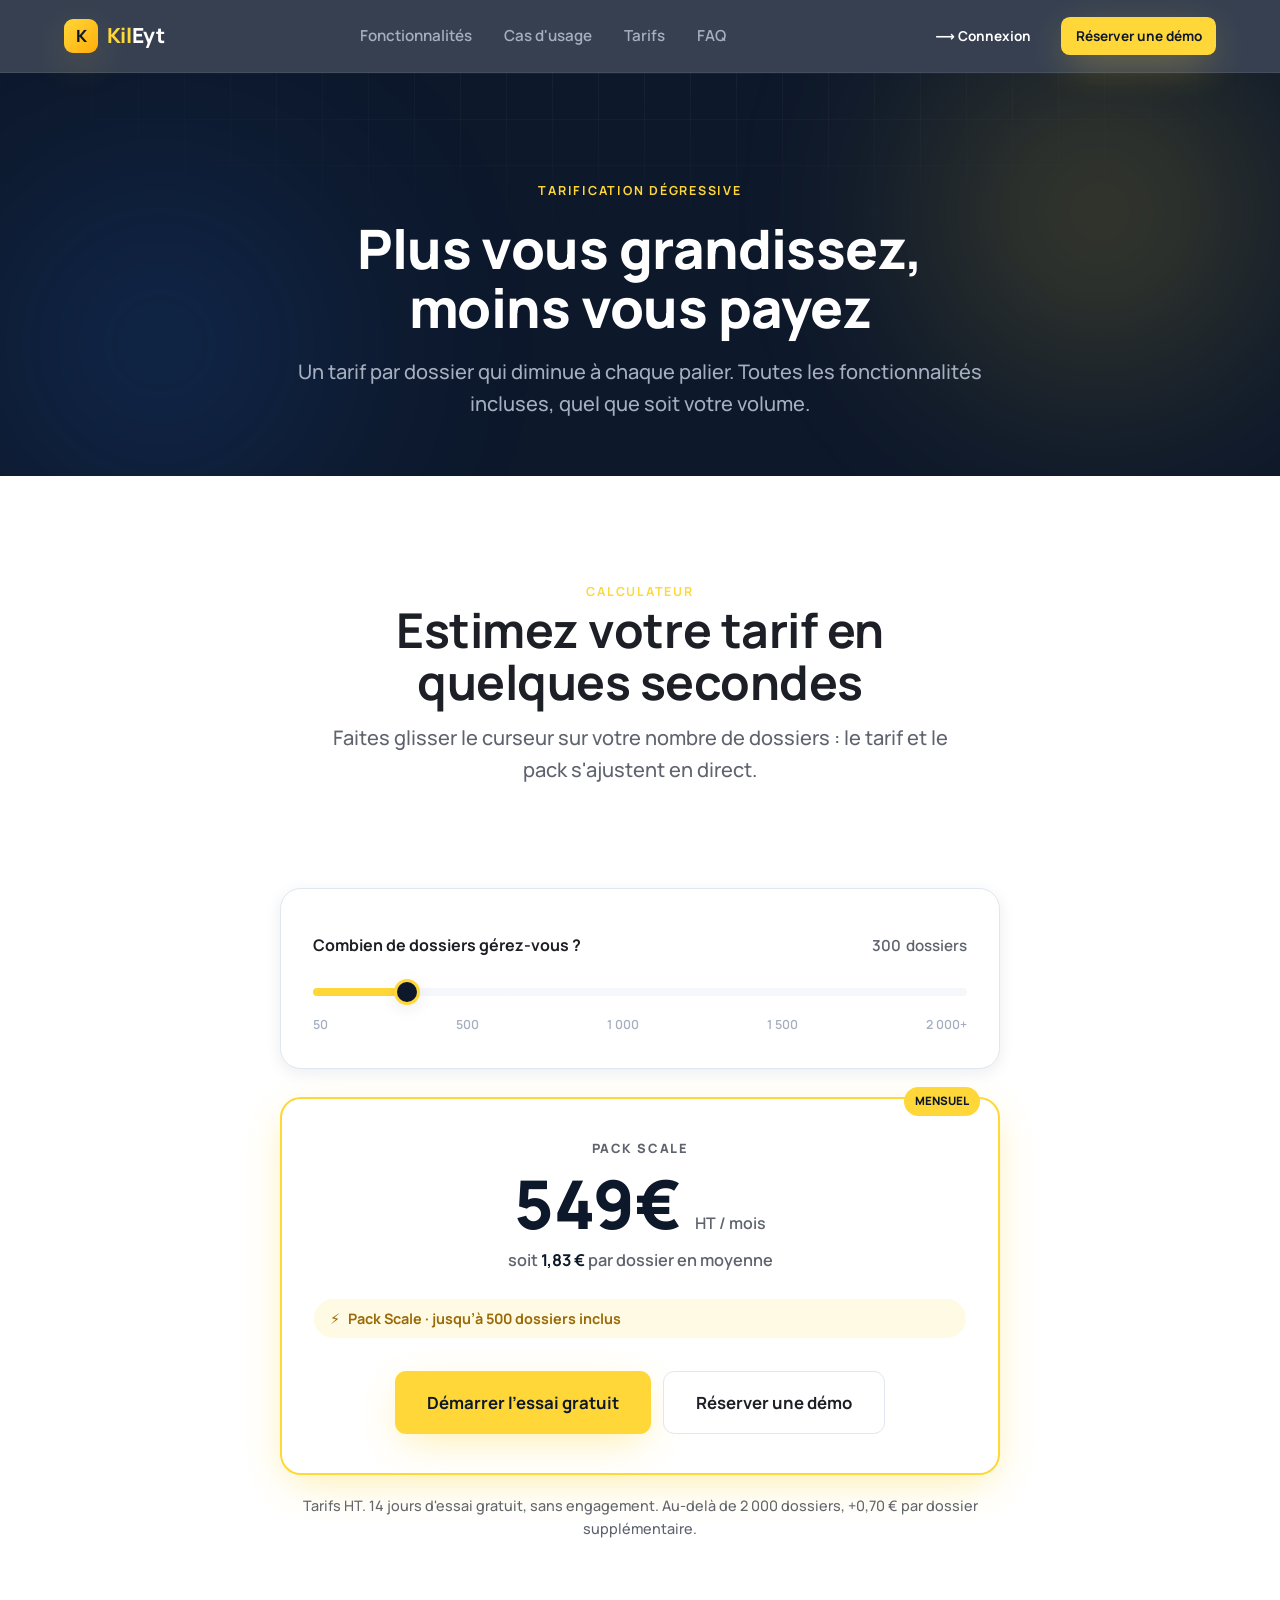
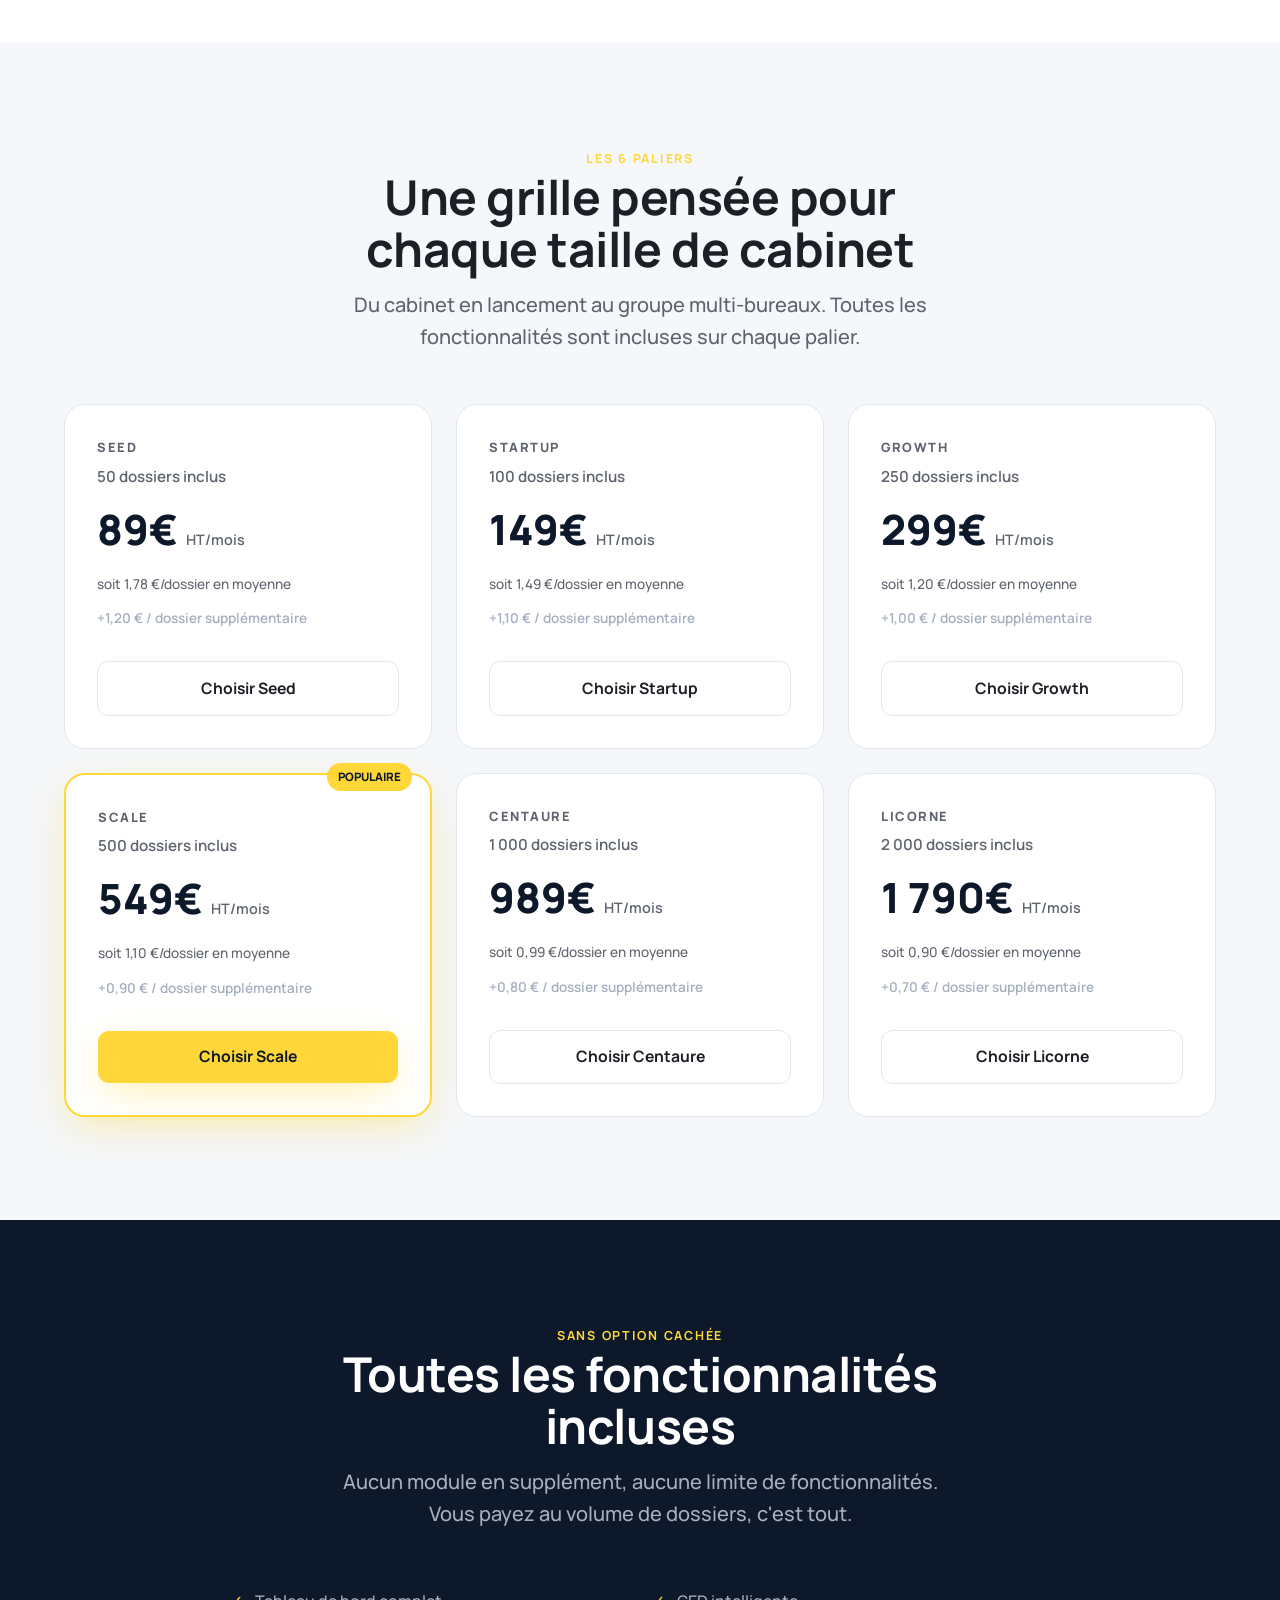
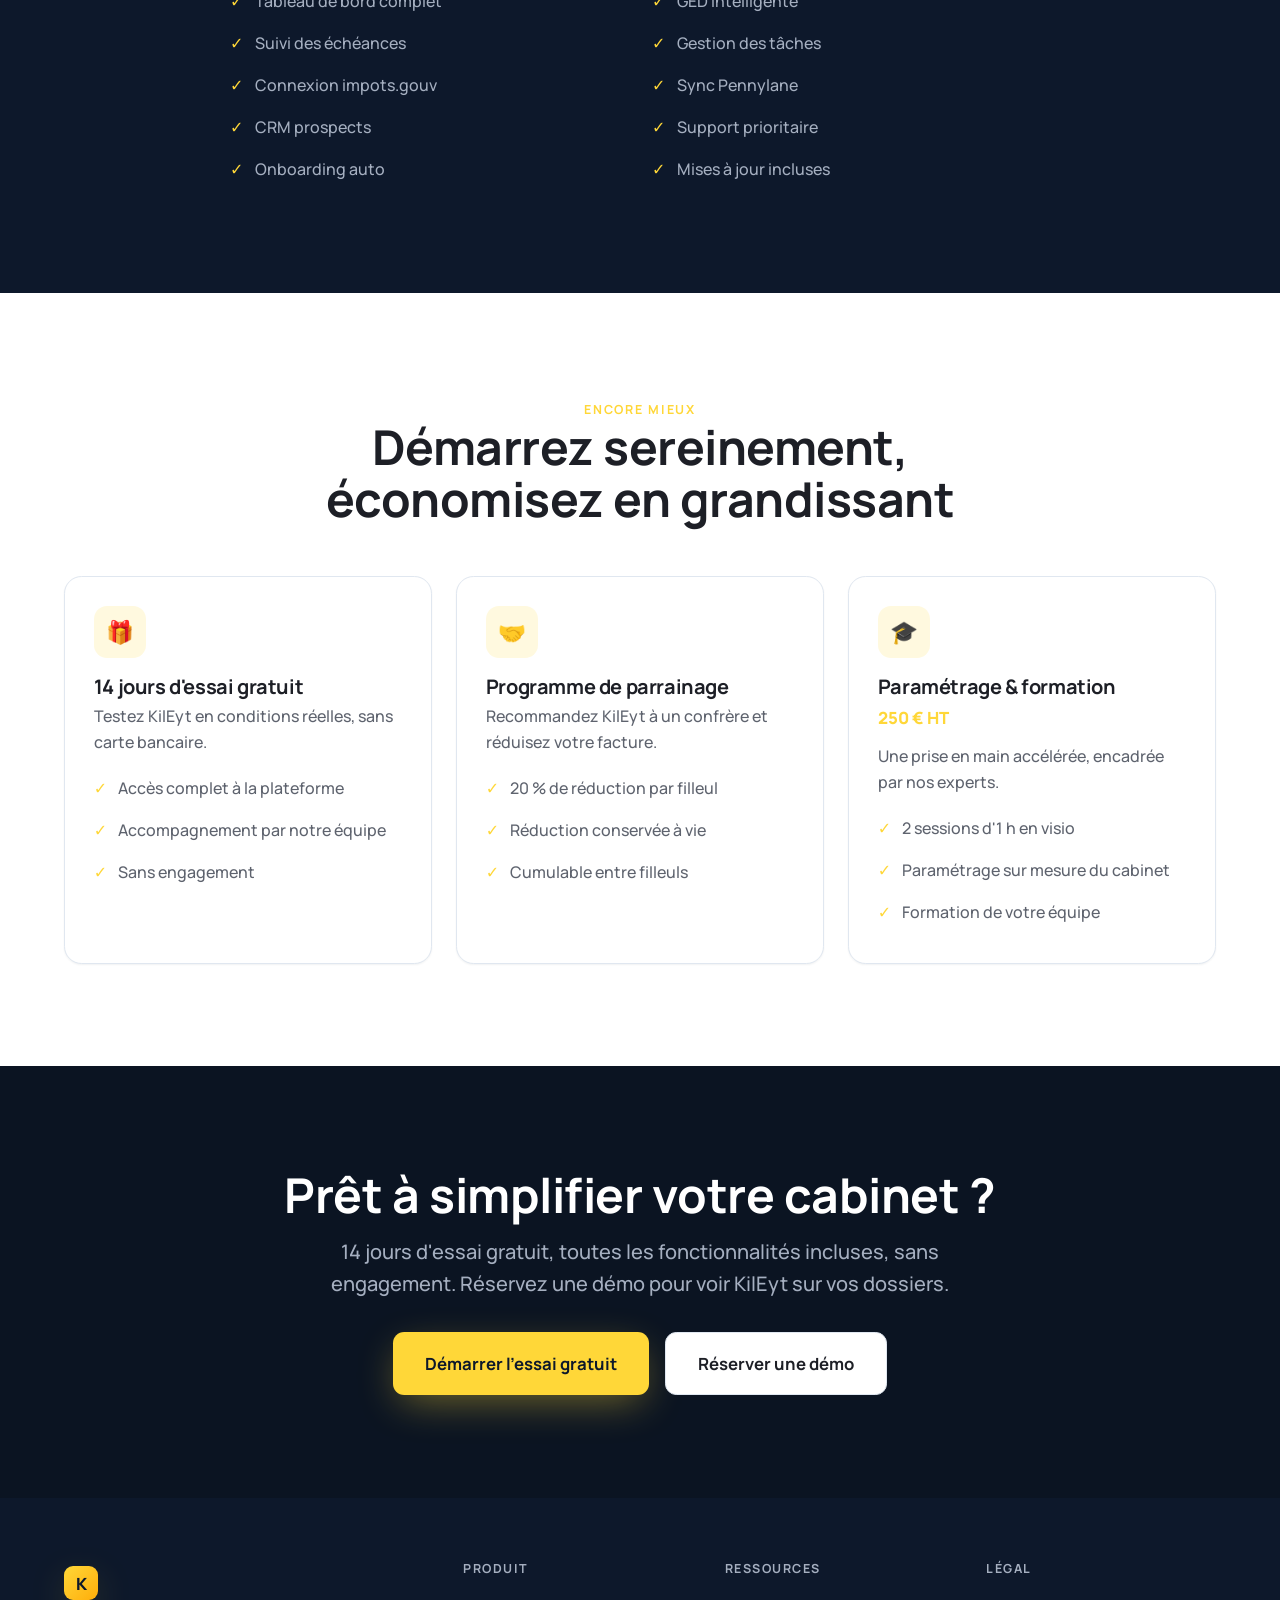
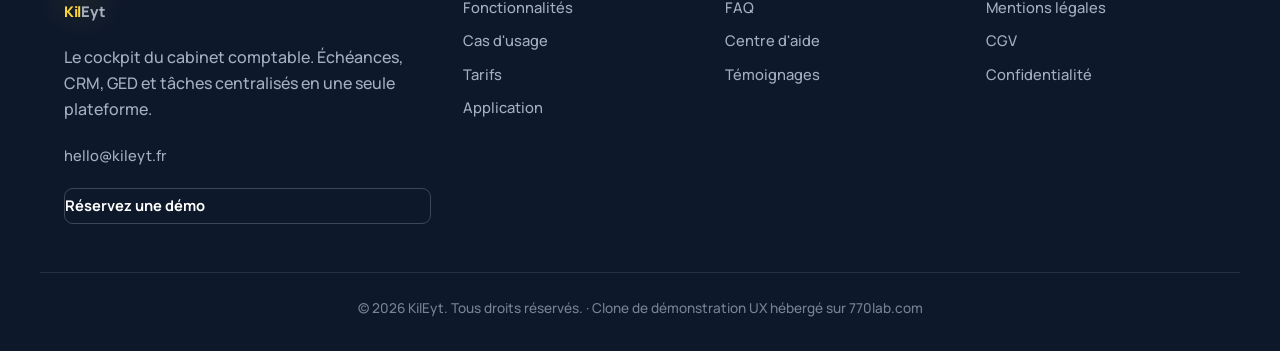
<file: tarifs.html>
<!doctype html>
<html lang="fr">
<head>
<meta charset="utf-8">
<meta name="viewport" content="width=device-width,initial-scale=1">
<title>Tarifs — KilEyt</title>
<meta name="description" content="Tarification dégressive KilEyt : un tarif par dossier qui diminue à chaque palier. Toutes les fonctionnalités incluses, quel que soit votre volume. Calculez votre tarif.">
<link rel="icon" href="assets/img/favicon.svg?v=4" type="image/svg+xml">
<link rel="preconnect" href="https://fonts.googleapis.com">
<link rel="preconnect" href="https://fonts.gstatic.com" crossorigin>
<link href="https://fonts.googleapis.com/css2?family=Manrope:wght@400;500;600;700;800&display=swap" rel="stylesheet">
<link rel="stylesheet" href="assets/css/kileyt.css?v=4">
<style>
/* ---- page-local : tarifs ---- */
.hero-tarifs{padding:clamp(4rem,9vw,6.5rem) 0 clamp(2.5rem,5vw,3.5rem)}
.hero-tarifs h2{color:#fff;max-width:18ch;margin:1rem auto 1.2rem;font-size:clamp(2.2rem,4.5vw,3.4rem);font-weight:800}
.hero-tarifs .lead{max-width:54ch;margin:0 auto;color:hsl(var(--text-light))}

/* segmented toggle */
.seg{display:inline-flex;background:hsl(var(--muted));border:1px solid hsl(var(--border));border-radius:999px;padding:.3rem;gap:.2rem}
.seg button{padding:.55rem 1.3rem;border-radius:999px;font-weight:700;font-size:.92rem;color:hsl(var(--text-muted));transition:background .2s,color .2s,box-shadow .2s;display:inline-flex;align-items:center;gap:.45rem}
.seg button.active{background:hsl(var(--navy-dark));color:#fff;box-shadow:var(--shadow-sm)}
.seg .save{font-size:.7rem;font-weight:800;background:hsl(var(--gold));color:hsl(var(--navy-dark));padding:.1rem .45rem;border-radius:999px}

/* calculator */
.calc-wrap{max-width:720px;margin:0 auto}
.calc-controls{background:#fff;border:1px solid hsl(var(--border));border-radius:1.3rem;padding:2rem;box-shadow:var(--shadow);margin-top:1.8rem}
.calc-row-head{display:flex;justify-content:space-between;align-items:baseline;margin-bottom:1rem;flex-wrap:wrap;gap:.6rem}
.calc-row-head label{font-weight:700;color:hsl(var(--text-dark))}
.calc-count{font-size:1.6rem;font-weight:800;color:hsl(var(--navy-dark))}
.calc-count span{font-size:.95rem;font-weight:600;color:hsl(var(--text-muted))}
input[type=range].slider{-webkit-appearance:none;appearance:none;width:100%;height:8px;border-radius:999px;background:linear-gradient(90deg,hsl(var(--gold)) 0%,hsl(var(--gold)) var(--fill,30%),hsl(var(--muted)) var(--fill,30%),hsl(var(--muted)) 100%);outline:none;cursor:pointer}
input[type=range].slider::-webkit-slider-thumb{-webkit-appearance:none;appearance:none;width:26px;height:26px;border-radius:50%;background:hsl(var(--navy-dark));border:3px solid hsl(var(--gold));box-shadow:var(--shadow);cursor:pointer;transition:transform .15s}
input[type=range].slider::-webkit-slider-thumb:hover{transform:scale(1.12)}
input[type=range].slider::-moz-range-thumb{width:26px;height:26px;border-radius:50%;background:hsl(var(--navy-dark));border:3px solid hsl(var(--gold));box-shadow:var(--shadow);cursor:pointer}
.slider-scale{display:flex;justify-content:space-between;margin-top:.7rem;font-size:.78rem;color:hsl(var(--text-light));font-weight:600}

/* result card */
.calc-result{margin-top:1.8rem;text-align:center;padding:2.4rem 2rem}
.calc-result .tier-label{font-size:.8rem;font-weight:800;letter-spacing:.12em;color:hsl(var(--text-muted))}
.calc-result .amt{font-size:clamp(3rem,7vw,4.2rem);line-height:1;margin:.3rem 0 .2rem;color:hsl(var(--navy-dark))}
.calc-result .amt small{font-size:1rem;font-weight:600;color:hsl(var(--text-muted))}
.calc-result .per{color:hsl(var(--text-muted));font-weight:600;font-size:1.02rem}
.calc-result .per b{color:hsl(var(--navy-dark))}
.calc-result .pack-line{margin-top:1.2rem;display:inline-flex;align-items:center;gap:.5rem;background:hsl(var(--gold)/.14);color:hsl(40 90% 32%);padding:.5rem 1rem;border-radius:999px;font-weight:700;font-size:.9rem}
.calc-result .extra{margin-top:1rem;color:hsl(var(--text-muted));font-size:.9rem}
.calc-result .cta{margin-top:1.7rem;display:flex;gap:.8rem;justify-content:center;flex-wrap:wrap}

/* tiers grid extra */
.price-card .pack-incl{color:hsl(var(--text-muted));font-weight:600;font-size:.95rem}
.price-card .supp{margin-top:.4rem;font-size:.85rem;color:hsl(var(--text-light));font-weight:600}
.price-card .avg{margin-top:.2rem;font-size:.85rem;color:hsl(var(--text-muted))}
.price-card .spacer{flex:1}

/* small encarts */
.mini h3{margin-bottom:.4rem}
.mini .price-tag{font-weight:800;color:hsl(var(--gold));font-size:1.05rem;margin-bottom:.8rem}
.section-dark .mini .price-tag{color:hsl(var(--gold))}

@media(max-width:560px){.calc-controls,.calc-result{padding:1.5rem}}
</style>
</head>
<body>
<div id="mount-header"></div>

<!-- HERO -->
<section class="hero hero-tarifs">
  <div class="hero-bg">
    <div class="hero-grid"></div>
    <div class="glow glow-gold parallax" data-parallax="0.06"></div>
    <div class="glow glow-blue parallax" data-parallax="0.1"></div>
  </div>
  <div class="container">
    <span class="eyebrow">Tarification dégressive</span>
    <h2>Plus vous grandissez, moins vous payez</h2>
    <p class="lead">Un tarif par dossier qui diminue à chaque palier. Toutes les fonctionnalités incluses, quel que soit votre volume.</p>
  </div>
</section>

<!-- CALCULATEUR -->
<section class="section" style="background:#fff">
  <div class="container">
    <div class="section-head reveal" style="margin-bottom:1.5rem">
      <span class="eyebrow">Calculateur</span>
      <h2>Estimez votre tarif en quelques secondes</h2>
      <p class="lead">Faites glisser le curseur sur votre nombre de dossiers : le tarif et le pack s'ajustent en direct.</p>
    </div>

    <div class="calc-wrap">
      <div class="center reveal">
        <div class="seg" role="tablist" aria-label="Période de facturation">
          <button type="button" id="seg-month" class="active" aria-pressed="true">Mensuel</button>
          <button type="button" id="seg-year" aria-pressed="false">Annuel <span class="save">-2 mois</span></button>
        </div>
      </div>

      <div class="calc-controls reveal d1">
        <div class="calc-row-head">
          <label for="calc-range">Combien de dossiers gérez-vous ?</label>
          <div class="calc-count"><span id="calc-count-val">300</span> <span>dossiers</span></div>
        </div>
        <input type="range" id="calc-range" class="slider" min="50" max="2000" step="10" value="300" aria-label="Nombre de dossiers">
        <div class="slider-scale">
          <span>50</span><span>500</span><span>1 000</span><span>1 500</span><span>2 000+</span>
        </div>
      </div>

      <div class="price-card featured calc-result reveal-scale d2">
        <span class="ribbon" id="calc-period-ribbon">MENSUEL</span>
        <div class="tier-label" id="calc-tier-label">PACK GROWTH</div>
        <div class="amt"><span id="calc-amt">299</span>€ <small id="calc-amt-unit">HT / mois</small></div>
        <div class="per">soit <b id="calc-per">1,00 €</b> par dossier en moyenne</div>
        <div class="pack-line">⚡ <span id="calc-pack">Pack Growth · jusqu'à 250 dossiers inclus</span></div>
        <div class="extra" id="calc-extra" hidden></div>
        <div class="cta">
          <a class="btn btn-gold btn-lg" href="app/">Démarrer l'essai gratuit</a>
          <a class="btn btn-outline btn-lg" href="app/">Réserver une démo</a>
        </div>
      </div>
      <p class="center muted reveal d3" style="margin-top:1.2rem;font-size:.9rem">Tarifs HT. 14 jours d'essai gratuit, sans engagement. Au-delà de 2 000 dossiers, +0,70 € par dossier supplémentaire.</p>
    </div>
  </div>
</section>

<!-- GRILLE DES PALIERS -->
<section class="section">
  <div class="container">
    <div class="section-head reveal"><span class="eyebrow">Les 6 paliers</span><h2>Une grille pensée pour chaque taille de cabinet</h2><p class="lead">Du cabinet en lancement au groupe multi-bureaux. Toutes les fonctionnalités sont incluses sur chaque palier.</p></div>
    <div class="price-grid">

      <div class="price-card reveal">
        <span class="tier">SEED</span>
        <div class="pack-incl">50 dossiers inclus</div>
        <div class="amt">89€ <small>HT/mois</small></div>
        <div class="avg">soit 1,78 €/dossier en moyenne</div>
        <div class="supp">+1,20 € / dossier supplémentaire</div>
        <div class="spacer"></div>
        <a class="btn btn-outline" style="margin-top:1.2rem" href="app/">Choisir Seed</a>
      </div>

      <div class="price-card reveal d1">
        <span class="tier">STARTUP</span>
        <div class="pack-incl">100 dossiers inclus</div>
        <div class="amt">149€ <small>HT/mois</small></div>
        <div class="avg">soit 1,49 €/dossier en moyenne</div>
        <div class="supp">+1,10 € / dossier supplémentaire</div>
        <div class="spacer"></div>
        <a class="btn btn-outline" style="margin-top:1.2rem" href="app/">Choisir Startup</a>
      </div>

      <div class="price-card reveal d2">
        <span class="tier">GROWTH</span>
        <div class="pack-incl">250 dossiers inclus</div>
        <div class="amt">299€ <small>HT/mois</small></div>
        <div class="avg">soit 1,20 €/dossier en moyenne</div>
        <div class="supp">+1,00 € / dossier supplémentaire</div>
        <div class="spacer"></div>
        <a class="btn btn-outline" style="margin-top:1.2rem" href="app/">Choisir Growth</a>
      </div>

      <div class="price-card featured reveal">
        <span class="ribbon">POPULAIRE</span>
        <span class="tier">SCALE</span>
        <div class="pack-incl">500 dossiers inclus</div>
        <div class="amt">549€ <small>HT/mois</small></div>
        <div class="avg">soit 1,10 €/dossier en moyenne</div>
        <div class="supp">+0,90 € / dossier supplémentaire</div>
        <div class="spacer"></div>
        <a class="btn btn-gold" style="margin-top:1.2rem" href="app/">Choisir Scale</a>
      </div>

      <div class="price-card reveal d1">
        <span class="tier">CENTAURE</span>
        <div class="pack-incl">1 000 dossiers inclus</div>
        <div class="amt">989€ <small>HT/mois</small></div>
        <div class="avg">soit 0,99 €/dossier en moyenne</div>
        <div class="supp">+0,80 € / dossier supplémentaire</div>
        <div class="spacer"></div>
        <a class="btn btn-outline" style="margin-top:1.2rem" href="app/">Choisir Centaure</a>
      </div>

      <div class="price-card reveal d2">
        <span class="tier">LICORNE</span>
        <div class="pack-incl">2 000 dossiers inclus</div>
        <div class="amt">1 790€ <small>HT/mois</small></div>
        <div class="avg">soit 0,90 €/dossier en moyenne</div>
        <div class="supp">+0,70 € / dossier supplémentaire</div>
        <div class="spacer"></div>
        <a class="btn btn-outline" style="margin-top:1.2rem" href="app/">Choisir Licorne</a>
      </div>

    </div>
  </div>
</section>

<!-- TOUT INCLUS -->
<section class="section section-dark">
  <div class="container">
    <div class="section-head reveal"><span class="eyebrow">Sans option cachée</span><h2>Toutes les fonctionnalités incluses</h2><p class="lead" style="color:hsl(var(--text-light))">Aucun module en supplément, aucune limite de fonctionnalités. Vous payez au volume de dossiers, c'est tout.</p></div>
    <div class="grid grid-2 reveal" style="max-width:820px;margin:0 auto">
      <ul class="check-list">
        <li>Tableau de bord complet</li>
        <li>Suivi des échéances</li>
        <li>Connexion impots.gouv</li>
        <li>CRM prospects</li>
        <li>Onboarding auto</li>
      </ul>
      <ul class="check-list">
        <li>GED intelligente</li>
        <li>Gestion des tâches</li>
        <li>Sync Pennylane</li>
        <li>Support prioritaire</li>
        <li>Mises à jour incluses</li>
      </ul>
    </div>
  </div>
</section>

<!-- TROIS ENCARTS -->
<section class="section" style="background:#fff">
  <div class="container">
    <div class="section-head reveal"><span class="eyebrow">Encore mieux</span><h2>Démarrez sereinement, économisez en grandissant</h2></div>
    <div class="grid grid-3">

      <div class="feat mini reveal">
        <div class="feat-icon">🎁</div>
        <h3>14 jours d'essai gratuit</h3>
        <p class="muted" style="margin-bottom:.8rem">Testez KilEyt en conditions réelles, sans carte bancaire.</p>
        <ul class="check-list">
          <li style="color:hsl(var(--text-muted))">Accès complet à la plateforme</li>
          <li style="color:hsl(var(--text-muted))">Accompagnement par notre équipe</li>
          <li style="color:hsl(var(--text-muted))">Sans engagement</li>
        </ul>
      </div>

      <div class="feat mini reveal d1">
        <div class="feat-icon">🤝</div>
        <h3>Programme de parrainage</h3>
        <p class="muted" style="margin-bottom:.8rem">Recommandez KilEyt à un confrère et réduisez votre facture.</p>
        <ul class="check-list">
          <li style="color:hsl(var(--text-muted))">20 % de réduction par filleul</li>
          <li style="color:hsl(var(--text-muted))">Réduction conservée à vie</li>
          <li style="color:hsl(var(--text-muted))">Cumulable entre filleuls</li>
        </ul>
      </div>

      <div class="feat mini reveal d2">
        <div class="feat-icon">🎓</div>
        <h3>Paramétrage & formation</h3>
        <div class="price-tag">250 € HT</div>
        <p class="muted" style="margin-bottom:.8rem">Une prise en main accélérée, encadrée par nos experts.</p>
        <ul class="check-list">
          <li style="color:hsl(var(--text-muted))">2 sessions d'1 h en visio</li>
          <li style="color:hsl(var(--text-muted))">Paramétrage sur mesure du cabinet</li>
          <li style="color:hsl(var(--text-muted))">Formation de votre équipe</li>
        </ul>
      </div>

    </div>
  </div>
</section>

<!-- CTA -->
<section class="section section-dark center" style="background:hsl(218 50% 9%)">
  <div class="container reveal">
    <h2>Prêt à simplifier votre cabinet ?</h2>
    <p class="lead" style="max-width:50ch;margin:1rem auto 2rem;color:hsl(var(--text-light))">14 jours d'essai gratuit, toutes les fonctionnalités incluses, sans engagement. Réservez une démo pour voir KilEyt sur vos dossiers.</p>
    <div class="hero-cta">
      <a class="btn btn-gold btn-lg" href="app/">Démarrer l'essai gratuit</a>
      <a class="btn btn-outline btn-lg" href="app/">Réserver une démo</a>
    </div>
  </div>
</section>

<div id="mount-footer"></div>

<script>
/* ===== Calculateur de tarif KilEyt ===== */
(function(){
  // Paliers : [dossiers inclus, prix mensuel, +€/dossier supp, nom]
  var TIERS = [
    {incl:50,   price:89,   supp:1.20, name:"Seed"},
    {incl:100,  price:149,  supp:1.10, name:"Startup"},
    {incl:250,  price:299,  supp:1.00, name:"Growth"},
    {incl:500,  price:549,  supp:0.90, name:"Scale"},
    {incl:1000, price:989,  supp:0.80, name:"Centaure"},
    {incl:2000, price:1790, supp:0.70, name:"Licorne"}
  ];

  var range   = document.getElementById('calc-range');
  var countEl = document.getElementById('calc-count-val');
  var amtEl   = document.getElementById('calc-amt');
  var amtUnit = document.getElementById('calc-amt-unit');
  var perEl   = document.getElementById('calc-per');
  var tierEl  = document.getElementById('calc-tier-label');
  var packEl  = document.getElementById('calc-pack');
  var extraEl = document.getElementById('calc-extra');
  var ribbon  = document.getElementById('calc-period-ribbon');
  var segM    = document.getElementById('seg-month');
  var segY    = document.getElementById('seg-year');

  var annual = false; // false = mensuel, true = annuel (x10)

  function fmt(n){
    // entier avec séparateur d'espace
    return Math.round(n).toLocaleString('fr-FR');
  }
  function fmtEur(n){
    // 2 décimales, séparateur virgule
    return n.toLocaleString('fr-FR',{minimumFractionDigits:2,maximumFractionDigits:2}) + ' €';
  }

  function compute(n){
    var tier=null;
    // plus petit palier dont 'inclus' >= N
    for(var i=0;i<TIERS.length;i++){
      if(TIERS[i].incl >= n){ tier=TIERS[i]; break; }
    }
    var monthly, extraText='', usedTier;
    if(tier){
      monthly = tier.price;
      usedTier = tier;
    } else {
      // N > 2000
      var lic = TIERS[TIERS.length-1];
      monthly = lic.price + (n - lic.incl) * lic.supp;
      usedTier = lic;
      extraText = fmt(n - lic.incl) + ' dossiers au-delà du pack Licorne à ' +
                  lic.supp.toLocaleString('fr-FR',{minimumFractionDigits:2,maximumFractionDigits:2}) + ' € / dossier';
    }
    return {monthly:monthly, tier:usedTier, extraText:extraText, n:n};
  }

  function render(){
    var n = parseInt(range.value,10);
    var r = compute(n);
    var displayPrice = annual ? r.monthly * 10 : r.monthly;

    // fill slider track
    var pct = (n - range.min) / (range.max - range.min) * 100;
    range.style.setProperty('--fill', pct + '%');

    countEl.textContent = fmt(n);
    amtEl.textContent   = fmt(displayPrice);
    amtUnit.textContent = annual ? 'HT / an' : 'HT / mois';

    // prix par dossier en moyenne (base mensuelle)
    var perUnit = r.monthly / n;
    perEl.textContent = fmtEur(perUnit) + (annual ? ' / mois' : '');

    tierEl.textContent = 'PACK ' + r.tier.name.toUpperCase();

    var packLabel;
    if(n > 2000){
      packLabel = 'Pack Licorne · ' + fmt(n) + ' dossiers';
    } else {
      packLabel = 'Pack ' + r.tier.name + ' · jusqu’à ' + fmt(r.tier.incl) + ' dossiers inclus';
    }
    packEl.textContent = packLabel;

    if(r.extraText){
      extraEl.hidden = false;
      extraEl.textContent = '+ ' + r.extraText;
    } else {
      extraEl.hidden = true;
      extraEl.textContent = '';
    }

    ribbon.textContent = annual ? 'ANNUEL · -2 MOIS' : 'MENSUEL';
  }

  function setPeriod(isAnnual){
    annual = isAnnual;
    segM.classList.toggle('active', !annual);
    segY.classList.toggle('active', annual);
    segM.setAttribute('aria-pressed', String(!annual));
    segY.setAttribute('aria-pressed', String(annual));
    render();
  }

  range.addEventListener('input', render);
  segM.addEventListener('click', function(){ setPeriod(false); });
  segY.addEventListener('click', function(){ setPeriod(true); });

  render();
})();
</script>

<script src="assets/js/marketing.js?v=4"></script>
</body>
</html>
</file>
<file: assets/css/kileyt.css>
/* ============================================================
   KILEYT — Design system (clone fidèle Teradion, rebrand Kileyt)
   Navy + Gold · Manrope · shadcn-like tokens
   ============================================================ */

/* ---------- Tokens (HSL, convention shadcn) ---------- */
:root {
  --background: 218 54% 11%;
  --foreground: 0 0% 100%;
  --card: 0 0% 100%;
  --card-foreground: 223 14% 13%;
  --popover: 0 0% 100%;
  --popover-foreground: 223 14% 13%;
  --primary: 48 100% 61%;
  --primary-foreground: 218 54% 11%;
  --secondary: 218 38% 19%;
  --secondary-foreground: 0 0% 100%;
  --muted: 216 33% 97%;
  --muted-foreground: 220 8% 40%;
  --accent: 216 100% 92%;
  --accent-foreground: 218 38% 19%;
  --accent-gold: 48 100% 90%;
  --destructive: 0 84.2% 60.2%;
  --destructive-foreground: 0 0% 100%;
  --border: 216 33% 91%;
  --input: 216 33% 91%;
  --ring: 48 100% 61%;
  --radius: .625rem;

  --sidebar-background: 218 54% 11%;
  --sidebar-foreground: 216 20% 75%;
  --sidebar-primary: 48 100% 61%;
  --sidebar-primary-foreground: 218 54% 11%;
  --sidebar-accent: 218 38% 19%;
  --sidebar-accent-foreground: 0 0% 100%;
  --sidebar-border: 218 38% 25%;
  --sidebar-ring: 48 100% 61%;

  --navy-dark: 218 54% 11%;
  --navy-light: 218 38% 19%;
  --gold: 48 100% 61%;
  --gold-pale: 48 100% 90%;
  --gray-bg: 216 33% 97%;
  --gray-card: 220 10% 96%;
  --text-dark: 223 14% 13%;
  --text-muted: 220 8% 40%;
  --text-light: 217 17% 70%;
  --blue-accent: 216 100% 92%;
  --impots-blue: 210 100% 45%;
  --impots-red: 0 75% 50%;

  /* status */
  --success: 152 56% 42%;
  --warning: 38 92% 50%;
  --danger: 0 75% 55%;
  --info: 210 100% 45%;

  --shadow-sm: 0 1px 2px rgba(13,27,46,.06);
  --shadow: 0 4px 16px rgba(13,27,46,.08);
  --shadow-lg: 0 18px 50px -12px rgba(13,27,46,.22);
  --shadow-gold: 0 12px 40px -8px hsl(48 100% 61% / .45);
  --maxw: 1200px;
}

/* ---------- Reset ---------- */
*,*::before,*::after{box-sizing:border-box;margin:0;padding:0}
html{scroll-behavior:smooth;-webkit-text-size-adjust:100%}
body{
  font-family:"Manrope",system-ui,-apple-system,"Segoe UI",sans-serif;
  color:hsl(var(--text-dark));
  background:hsl(var(--gray-bg));
  line-height:1.62;
  font-weight:500;            /* texte plein, « épais » et lisible */
  font-style:normal;          /* jamais d'italique */
  -webkit-font-smoothing:antialiased;
  text-rendering:optimizeLegibility;
  overflow-x:hidden;
}
/* jamais d'italique nulle part */
i,em,blockquote,cite,.lead,p{font-style:normal}
img{max-width:100%;display:block}
a{color:inherit;text-decoration:none}
button{font-family:inherit;cursor:pointer;border:none;background:none}
ul{list-style:none}
:focus-visible{outline:2px solid hsl(var(--gold));outline-offset:2px;border-radius:4px}
::selection{background:hsl(var(--gold)/.35)}

/* ---------- Typo ---------- */
h1,h2,h3,h4{font-weight:800;line-height:1.08;letter-spacing:-.02em;color:hsl(var(--text-dark))}
h1{font-size:clamp(2.6rem,6vw,4.5rem)}
h2{font-size:clamp(2rem,4vw,3rem);font-weight:700;letter-spacing:-.01em}
h3{font-size:1.25rem;font-weight:700}
.eyebrow{
  font-size:.78rem;font-weight:700;letter-spacing:.14em;text-transform:uppercase;
  color:hsl(var(--gold));
}
.muted{color:hsl(var(--text-muted))}
.lead{font-size:clamp(1.05rem,1.6vw,1.25rem);color:hsl(var(--text-muted));line-height:1.6}
.gold-text{color:hsl(var(--gold))}
.container{max-width:var(--maxw);margin:0 auto;padding:0 24px}
.center{text-align:center}

/* ---------- Buttons ---------- */
.btn{
  display:inline-flex;align-items:center;justify-content:center;gap:.5rem;
  font-weight:700;font-size:.98rem;padding:.85rem 1.5rem;border-radius:.7rem;
  transition:transform .18s cubic-bezier(.2,.8,.2,1),box-shadow .2s,background .2s,color .2s;
  white-space:nowrap;
}
.btn:active{transform:translateY(1px) scale(.99)}
.btn-gold{background:hsl(var(--gold));color:hsl(var(--navy-dark));box-shadow:var(--shadow-gold)}
.btn-gold:hover{transform:translateY(-2px);box-shadow:0 16px 50px -8px hsl(48 100% 61% / .6)}
.btn-ghost{color:hsl(var(--foreground));background:transparent}
.btn-ghost:hover{background:hsl(var(--foreground)/.08)}
.btn-outline{border:1.5px solid hsl(var(--border));color:hsl(var(--text-dark));background:#fff}
.btn-outline:hover{border-color:hsl(var(--gold));color:hsl(var(--text-dark));box-shadow:var(--shadow)}
.btn-navy{background:hsl(var(--navy-dark));color:#fff}
.btn-navy:hover{transform:translateY(-2px);box-shadow:var(--shadow-lg)}
.btn-sm{padding:.5rem .9rem;font-size:.85rem;border-radius:.55rem}
.btn-lg{padding:1.05rem 2rem;font-size:1.05rem}

/* ---------- Badges / pills ---------- */
.pill{display:inline-flex;align-items:center;gap:.45rem;padding:.4rem .85rem;border-radius:999px;font-size:.82rem;font-weight:600}
.pill-glass{background:hsl(var(--foreground)/.07);border:1px solid hsl(var(--foreground)/.12);color:hsl(var(--text-light));backdrop-filter:blur(8px)}
.badge{display:inline-flex;align-items:center;gap:.35rem;padding:.2rem .6rem;border-radius:.45rem;font-size:.72rem;font-weight:700;letter-spacing:.02em}
.badge-tva{background:hsl(210 100% 45%/.12);color:hsl(210 100% 38%)}
.badge-is{background:hsl(270 60% 55%/.14);color:hsl(270 50% 48%)}
.badge-cfe{background:hsl(28 90% 50%/.14);color:hsl(28 85% 42%)}
.badge-cvae{background:hsl(330 70% 55%/.12);color:hsl(330 60% 48%)}
.badge-bilan{background:hsl(152 56% 42%/.14);color:hsl(152 56% 32%)}
.badge-success{background:hsl(var(--success)/.14);color:hsl(var(--success))}
.badge-warning{background:hsl(var(--warning)/.16);color:hsl(38 92% 38%)}
.badge-danger{background:hsl(var(--danger)/.13);color:hsl(var(--danger))}
.badge-muted{background:hsl(var(--muted-foreground)/.12);color:hsl(var(--text-muted))}

/* ---------- Cards ---------- */
.card{background:hsl(var(--card));border:1px solid hsl(var(--border));border-radius:1rem;box-shadow:var(--shadow-sm)}
.card-pad{padding:1.5rem}
.surface{background:#fff;border:1px solid hsl(var(--border));border-radius:1.1rem;box-shadow:var(--shadow)}

/* ============================================================
   MARKETING — header / hero / sections
   ============================================================ */
.site-header{
  position:sticky;top:0;z-index:60;
  background:hsl(var(--navy-dark)/.82);backdrop-filter:saturate(140%) blur(14px);
  border-bottom:1px solid hsl(var(--foreground)/.07);
}
.site-header.scrolled{background:hsl(var(--navy-dark)/.96);box-shadow:0 8px 30px -10px rgba(0,0,0,.5)}
.nav{display:flex;align-items:center;justify-content:space-between;height:72px;max-width:var(--maxw);margin:0 auto;padding:0 24px}
.nav-links{display:flex;align-items:center;gap:2rem}
.nav-links a,.nav-links button{color:hsl(var(--text-light));font-weight:600;font-size:.95rem;transition:color .2s}
.nav-links a:hover,.nav-links button:hover{color:#fff}
.nav-actions{display:flex;align-items:center;gap:1rem}

/* logo */
.logo{display:inline-flex;align-items:center;gap:.55rem;font-weight:800;font-size:1.3rem;letter-spacing:-.02em;color:#fff}
.logo-mark{
  width:34px;height:34px;border-radius:9px;display:grid;place-items:center;
  background:linear-gradient(135deg,hsl(48 100% 61%),hsl(40 100% 52%));
  color:hsl(var(--navy-dark));font-weight:900;font-size:1.05rem;box-shadow:var(--shadow-gold)
}
.logo .lo-accent{color:hsl(var(--gold))}

/* hero */
.hero{position:relative;background:hsl(var(--navy-dark));color:#fff;overflow:hidden;padding:clamp(4rem,9vw,7.5rem) 0 clamp(3rem,7vw,5rem)}
.hero-bg{position:absolute;inset:0;z-index:0;pointer-events:none}
.hero-bg .glow{position:absolute;border-radius:50%;filter:blur(90px);opacity:.5}
.glow-gold{width:520px;height:520px;background:radial-gradient(circle,hsl(48 100% 61%/.5),transparent 70%);top:-120px;right:-80px}
.glow-blue{width:560px;height:560px;background:radial-gradient(circle,hsl(216 90% 55%/.4),transparent 70%);bottom:-180px;left:-120px}
.hero-grid{position:absolute;inset:0;background-image:linear-gradient(hsl(var(--foreground)/.04) 1px,transparent 1px),linear-gradient(90deg,hsl(var(--foreground)/.04) 1px,transparent 1px);background-size:46px 46px;mask-image:radial-gradient(ellipse 80% 60% at 50% 0,#000,transparent 75%)}
.hero .container{position:relative;z-index:2;text-align:center}
.hero h1{color:#fff;max-width:14ch;margin:0 auto 1.4rem}
.hero h1 .gold-text{display:block}
.hero-pills{display:flex;gap:.8rem;justify-content:center;flex-wrap:wrap;margin-bottom:2rem}
.avatars{display:inline-flex;align-items:center}
.avatars span{width:24px;height:24px;border-radius:50%;border:2px solid hsl(var(--navy-dark));display:grid;place-items:center;font-size:.6rem;font-weight:800;color:#fff;margin-left:-8px}
.avatars span:first-child{margin-left:0}
.hero .lead{max-width:46ch;margin:0 auto 2.2rem;color:hsl(var(--text-light))}
.hero-cta{display:flex;gap:1rem;justify-content:center;flex-wrap:wrap}

/* hero product mock */
.hero-mock{position:relative;z-index:2;max-width:980px;margin:3.5rem auto 0;border-radius:14px;overflow:hidden;border:1px solid hsl(var(--foreground)/.12);box-shadow:0 40px 90px -30px rgba(0,0,0,.8);background:#fff}
.float-chip{position:absolute;z-index:3;background:#fff;color:hsl(var(--text-dark));border-radius:12px;padding:.7rem 1rem;box-shadow:var(--shadow-lg);font-weight:700;font-size:.85rem;display:flex;align-items:center;gap:.5rem}

/* sections */
.section{padding:clamp(4rem,8vw,6.5rem) 0}
.section-dark{background:hsl(var(--navy-dark));color:#fff}
.section-dark h2,.section-dark h3{color:#fff}
.section-tight{padding:clamp(3rem,5vw,4.5rem) 0}
.section-head{max-width:640px;margin:0 auto 3.2rem;text-align:center}
.section-head .lead{margin-top:.9rem}

.grid{display:grid;gap:1.5rem}
.grid-2{grid-template-columns:repeat(2,1fr)}
.grid-3{grid-template-columns:repeat(3,1fr)}
.grid-4{grid-template-columns:repeat(4,1fr)}

/* feature card */
.feat{padding:1.8rem;border-radius:1.1rem;background:#fff;border:1px solid hsl(var(--border));box-shadow:var(--shadow-sm);transition:transform .25s,box-shadow .25s,border-color .25s}
.feat:hover{transform:translateY(-6px);box-shadow:var(--shadow-lg);border-color:hsl(var(--gold)/.5)}
.feat .num{font-size:.8rem;font-weight:800;color:hsl(var(--text-light));letter-spacing:.1em}
.feat-icon{width:52px;height:52px;border-radius:13px;display:grid;place-items:center;font-size:1.4rem;margin-bottom:1.1rem;background:hsl(var(--gold)/.16);color:hsl(40 90% 38%)}
.section-dark .feat{background:hsl(var(--navy-light)/.5);border-color:hsl(var(--foreground)/.1)}
.section-dark .feat:hover{background:hsl(var(--navy-light)/.8)}
.section-dark .feat h3{color:#fff}
.section-dark .feat .feat-icon{background:hsl(var(--gold)/.18);color:hsl(var(--gold))}

/* before/after */
.ba-grid{display:grid;grid-template-columns:1fr 1fr;gap:1.5rem}
.ba-col{border-radius:1.2rem;padding:2rem}
.ba-before{background:hsl(0 40% 97%);border:1px solid hsl(0 50% 90%)}
.ba-after{background:hsl(152 45% 96%);border:1px solid hsl(152 40% 85%)}
.ba-col h3{margin-bottom:1.2rem;display:flex;align-items:center;gap:.6rem}
.ba-col li{display:flex;gap:.7rem;padding:.6rem 0;font-size:.98rem;align-items:flex-start}
.ba-before li::before{content:"✕";color:hsl(var(--danger));font-weight:900}
.ba-after li::before{content:"✓";color:hsl(var(--success));font-weight:900}

/* stats */
.stat-row{display:grid;grid-template-columns:repeat(4,1fr);gap:1.5rem;text-align:center}
.stat .n{font-size:clamp(2.2rem,4vw,3.2rem);font-weight:800;color:hsl(var(--gold));line-height:1}
.stat .l{color:hsl(var(--text-light));font-weight:600;margin-top:.4rem;font-size:.95rem}
.section:not(.section-dark) .stat .n{color:hsl(var(--navy-dark))}
.section:not(.section-dark) .stat .l{color:hsl(var(--text-muted))}

/* testimonials */
.tcard{background:#fff;border:1px solid hsl(var(--border));border-radius:1.1rem;padding:1.8rem;box-shadow:var(--shadow-sm);display:flex;flex-direction:column;gap:1.2rem}
.tcard p{font-size:1rem;color:hsl(var(--text-dark));font-style:normal;font-weight:600}
.tcard .who{display:flex;align-items:center;gap:.8rem}
.tcard .ava{width:46px;height:46px;border-radius:50%;display:grid;place-items:center;font-weight:800;color:#fff;background:hsl(var(--navy-light))}
.tcard .who b{display:block}
.tcard .who small{color:hsl(var(--text-muted))}

/* pricing */
.price-grid{display:grid;grid-template-columns:repeat(3,1fr);gap:1.5rem;align-items:stretch}
.price-card{background:#fff;border:1px solid hsl(var(--border));border-radius:1.3rem;padding:2rem;display:flex;flex-direction:column;gap:.4rem;position:relative;transition:transform .25s,box-shadow .25s}
.price-card:hover{transform:translateY(-6px);box-shadow:var(--shadow-lg)}
.price-card.featured{border:2px solid hsl(var(--gold));box-shadow:var(--shadow-gold)}
.price-card .tier{font-size:.8rem;font-weight:800;letter-spacing:.12em;color:hsl(var(--text-muted))}
.price-card .amt{font-size:2.6rem;font-weight:800;color:hsl(var(--navy-dark))}
.price-card .amt small{font-size:.9rem;font-weight:600;color:hsl(var(--text-muted))}
.ribbon{position:absolute;top:-12px;right:18px;background:hsl(var(--gold));color:hsl(var(--navy-dark));font-weight:800;font-size:.72rem;padding:.3rem .7rem;border-radius:999px}

/* footer */
.site-footer{background:hsl(var(--navy-dark));color:hsl(var(--text-light));padding:4rem 0 2rem}
.footer-grid{display:grid;grid-template-columns:1.6fr 1fr 1fr 1fr;gap:2rem}
.site-footer h4{color:hsl(var(--text-light));font-size:.78rem;letter-spacing:.12em;text-transform:uppercase;margin-bottom:1rem;font-weight:700}
.site-footer a{display:block;padding:.3rem 0;color:hsl(var(--text-light));font-size:.92rem;transition:color .2s}
.site-footer a:hover{color:#fff}
.footer-bottom{border-top:1px solid hsl(var(--foreground)/.1);margin-top:3rem;padding-top:1.5rem;text-align:center;font-size:.85rem;color:hsl(var(--text-light)/.7)}

/* faq accordion */
.faq-cat{margin-bottom:2.5rem}
.faq-cat h3{margin-bottom:1rem;color:hsl(var(--gold))}
.acc{background:#fff;border:1px solid hsl(var(--border));border-radius:.8rem;margin-bottom:.7rem;overflow:hidden}
.acc summary{padding:1.1rem 1.4rem;font-weight:700;cursor:pointer;display:flex;justify-content:space-between;align-items:center;list-style:none;gap:1rem}
.acc summary::-webkit-details-marker{display:none}
.acc summary::after{content:"+";font-size:1.4rem;color:hsl(var(--gold));font-weight:700;transition:transform .25s}
.acc[open] summary::after{transform:rotate(45deg)}
.acc .acc-body{padding:0 1.4rem 1.2rem;color:hsl(var(--text-muted));line-height:1.7}

/* integrations strip */
.logos-strip{display:flex;gap:2.5rem;justify-content:center;align-items:center;flex-wrap:wrap;opacity:.9}
.logo-chip{display:flex;align-items:center;gap:.6rem;font-weight:800;color:hsl(var(--text-light));font-size:1.1rem}

/* shared marketing helpers */
.split{display:grid;grid-template-columns:1fr 1fr;gap:3rem;align-items:center}
.check-list li{display:flex;gap:.7rem;align-items:flex-start;padding:.5rem 0;color:hsl(var(--text-muted))}
.check-list li::before{content:"✓";color:hsl(var(--gold));font-weight:900;flex:none}
.section-dark .check-list li{color:hsl(var(--text-light))}
.nav-mobile{display:none;flex-direction:column;padding:1rem 24px;gap:.3rem;background:hsl(var(--navy-dark));border-top:1px solid hsl(var(--foreground)/.08)}
.nav-mobile.open{display:flex}
.nav-mobile a{color:#fff;padding:.6rem 0;font-weight:600}
.nav-burger{font-size:1.4rem;color:#fff}
.step{display:flex;gap:1.2rem;align-items:flex-start;padding:1.4rem;border-radius:1rem;background:#fff;border:1px solid hsl(var(--border));box-shadow:var(--shadow-sm)}
.step .step-n{width:44px;height:44px;border-radius:12px;background:hsl(var(--navy-dark));color:hsl(var(--gold));display:grid;place-items:center;font-weight:800;flex:none}
@media(max-width:900px){.split{grid-template-columns:1fr;gap:2rem}}

/* ============================================================
   SCROLL ANIMATIONS
   ============================================================ */
.reveal{opacity:0;transform:translateY(34px);transition:opacity .7s cubic-bezier(.2,.7,.2,1),transform .7s cubic-bezier(.2,.7,.2,1)}
.reveal.in{opacity:1;transform:none}
.reveal.d1{transition-delay:.08s}.reveal.d2{transition-delay:.16s}.reveal.d3{transition-delay:.24s}.reveal.d4{transition-delay:.32s}
.reveal-scale{opacity:0;transform:scale(.94);transition:opacity .7s,transform .7s}
.reveal-scale.in{opacity:1;transform:none}
@media (prefers-reduced-motion:reduce){
  .reveal,.reveal-scale{opacity:1!important;transform:none!important;transition:none}
  html{scroll-behavior:auto}
}
.parallax{will-change:transform}
.float-anim{animation:floaty 6s ease-in-out infinite}
@keyframes floaty{0%,100%{transform:translateY(0)}50%{transform:translateY(-12px)}}

/* ============================================================
   RESPONSIVE (marketing)
   ============================================================ */
@media (max-width:900px){
  .grid-3,.grid-4,.price-grid,.footer-grid,.stat-row{grid-template-columns:repeat(2,1fr)}
  .ba-grid{grid-template-columns:1fr}
  .nav-links{display:none}
}
@media (max-width:560px){
  .grid-2,.grid-3,.grid-4,.price-grid,.stat-row{grid-template-columns:1fr}
  .footer-grid{grid-template-columns:1fr 1fr}
}
</file>
<file: app/css/app.css>
/* KILEYT — app shell styles (sidebar + topbar + screens) */

/* ---------- Login ---------- */
.login-wrap{min-height:100vh;display:grid;grid-template-columns:1fr 1fr}
.login-aside{background:hsl(var(--navy-dark));color:#fff;padding:3.5rem;display:flex;flex-direction:column;justify-content:space-between;position:relative;overflow:hidden}
.login-aside .glow{position:absolute;width:480px;height:480px;border-radius:50%;background:radial-gradient(circle,hsl(48 100% 61%/.35),transparent 70%);filter:blur(80px);top:-120px;right:-120px}
.login-aside h2{color:#fff;font-size:2.4rem;max-width:14ch;position:relative}
.login-aside .lead{color:hsl(var(--text-light));position:relative}
.login-feat{display:flex;gap:.7rem;align-items:center;padding:.6rem 0;color:hsl(var(--text-light));position:relative}
.login-feat::before{content:"✓";color:hsl(var(--gold));font-weight:900}
.login-main{display:flex;align-items:center;justify-content:center;padding:2rem;background:#fff}
.login-card{width:100%;max-width:400px}
.login-card h2{font-size:1.8rem;margin-bottom:.4rem}
.field{margin-bottom:1rem}
.field label{display:block;font-size:.85rem;font-weight:700;margin-bottom:.35rem}
.field input,.field select,.field textarea{width:100%;padding:.75rem .9rem;border:1.5px solid hsl(var(--input));border-radius:.65rem;font-family:inherit;font-size:.95rem;font-weight:500;background:#fff;transition:border-color .2s,box-shadow .2s}
.field input:focus,.field select:focus,.field textarea:focus{outline:none;border-color:hsl(var(--gold));box-shadow:0 0 0 3px hsl(var(--gold)/.2)}
.oauth-btn{width:100%;display:flex;align-items:center;justify-content:center;gap:.6rem;padding:.75rem;border:1.5px solid hsl(var(--border));border-radius:.65rem;font-weight:700;margin-bottom:.7rem;background:#fff;transition:background .2s}
.oauth-btn:hover{background:hsl(var(--muted))}
.divider{display:flex;align-items:center;gap:1rem;color:hsl(var(--text-muted));font-size:.82rem;margin:1.2rem 0}
.divider::before,.divider::after{content:"";flex:1;height:1px;background:hsl(var(--border))}

/* ---------- App layout ---------- */
.app{display:grid;grid-template-columns:248px 1fr;min-height:100vh;background:hsl(var(--gray-bg))}
.sidebar{background:hsl(var(--sidebar-background));color:hsl(var(--sidebar-foreground));display:flex;flex-direction:column;position:sticky;top:0;height:100vh;overflow-y:auto}
.sidebar .brand{display:flex;align-items:center;gap:.55rem;padding:1.2rem 1.2rem;color:#fff;font-weight:800;font-size:1.2rem}
.sidebar nav{padding:.5rem .7rem;flex:1}
.nav-section{font-size:.68rem;letter-spacing:.12em;text-transform:uppercase;color:hsl(var(--sidebar-foreground)/.6);padding:1rem .8rem .4rem;font-weight:700}
.nav-item{display:flex;align-items:center;gap:.7rem;padding:.6rem .8rem;border-radius:.6rem;color:hsl(var(--sidebar-foreground));font-weight:600;font-size:.9rem;cursor:pointer;transition:background .15s,color .15s;margin-bottom:2px}
.nav-item .ico{width:20px;text-align:center;flex:none}
.nav-item:hover{background:hsl(var(--sidebar-accent));color:#fff}
.nav-item.active{background:hsl(var(--gold)/.15);color:hsl(var(--gold))}
.nav-item .count{margin-left:auto;background:hsl(var(--gold));color:hsl(var(--navy-dark));font-size:.68rem;font-weight:800;padding:.05rem .4rem;border-radius:999px}
.sidebar .side-foot{padding:1rem;border-top:1px solid hsl(var(--sidebar-border));display:flex;align-items:center;gap:.6rem}
.sidebar .side-foot .ava{width:36px;height:36px;border-radius:50%;background:hsl(var(--gold));color:hsl(var(--navy-dark));display:grid;place-items:center;font-weight:800}

.main{display:flex;flex-direction:column;min-width:0}
.topbar{position:sticky;top:0;z-index:30;background:hsl(0 0% 100%/.9);backdrop-filter:blur(10px);border-bottom:1px solid hsl(var(--border));display:flex;align-items:center;gap:1rem;padding:.9rem 1.6rem}
.topbar h1{font-size:1.3rem}
.topbar .search{flex:1;max-width:420px;position:relative}
.topbar .search input{width:100%;padding:.55rem .9rem .55rem 2.2rem;border:1.5px solid hsl(var(--input));border-radius:.6rem;font-family:inherit;font-weight:500;background:hsl(var(--muted))}
.topbar .search::before{content:"🔍";position:absolute;left:.7rem;top:50%;transform:translateY(-50%);font-size:.8rem;opacity:.5}
.topbar .tb-actions{margin-left:auto;display:flex;align-items:center;gap:.6rem}
.icon-btn{width:38px;height:38px;border-radius:.6rem;display:grid;place-items:center;background:hsl(var(--muted));font-size:1rem;position:relative;transition:background .2s}
.icon-btn:hover{background:hsl(var(--accent))}
.icon-btn .dot{position:absolute;top:7px;right:8px;width:8px;height:8px;border-radius:50%;background:hsl(var(--danger));border:2px solid #fff}
.screen{padding:1.6rem;animation:fadein .35s ease}
@keyframes fadein{from{opacity:0;transform:translateY(8px)}to{opacity:1;transform:none}}

/* ---------- KPI cards ---------- */
.kpi-grid{display:grid;grid-template-columns:repeat(4,1fr);gap:1rem;margin-bottom:1.5rem}
.kpi{background:#fff;border:1px solid hsl(var(--border));border-radius:1rem;padding:1.2rem;display:flex;gap:.9rem;align-items:center;box-shadow:var(--shadow-sm);transition:transform .2s,box-shadow .2s}
.kpi:hover{transform:translateY(-3px);box-shadow:var(--shadow)}
.kpi .ki{width:46px;height:46px;border-radius:12px;display:grid;place-items:center;font-size:1.3rem;flex:none}
.kpi b{font-size:1.7rem;display:block;line-height:1.1;color:hsl(var(--navy-dark))}
.kpi small{color:hsl(var(--text-muted));font-weight:600}
.ki-gold{background:hsl(var(--gold)/.16)}.ki-blue{background:hsl(210 100% 45%/.12)}.ki-green{background:hsl(152 56% 42%/.14)}.ki-red{background:hsl(0 75% 55%/.12)}.ki-purple{background:hsl(270 60% 55%/.14)}

/* ---------- Panels / tables ---------- */
.panel{background:#fff;border:1px solid hsl(var(--border));border-radius:1rem;box-shadow:var(--shadow-sm);overflow:hidden;margin-bottom:1.5rem}
.panel-head{display:flex;align-items:center;gap:.8rem;padding:1rem 1.2rem;border-bottom:1px solid hsl(var(--border))}
.panel-head h3{font-size:1.05rem}
.panel-head .right{margin-left:auto;display:flex;gap:.5rem;align-items:center}
.panel-body{padding:1.2rem}
table.kt{width:100%;border-collapse:collapse;font-size:.9rem}
table.kt th{text-align:left;font-size:.72rem;letter-spacing:.06em;text-transform:uppercase;color:hsl(var(--text-muted));font-weight:700;padding:.7rem 1.2rem;border-bottom:1px solid hsl(var(--border))}
table.kt td{padding:.8rem 1.2rem;border-bottom:1px solid hsl(var(--border));font-weight:500}
table.kt tr:last-child td{border-bottom:none}
table.kt tbody tr{transition:background .15s}
table.kt tbody tr:hover{background:hsl(var(--muted))}
.dossier-cell{display:flex;align-items:center;gap:.6rem;font-weight:700}
.ava-sm{width:30px;height:30px;border-radius:50%;display:grid;place-items:center;font-size:.72rem;font-weight:800;color:#fff;flex:none}

/* ---------- Filters / chips ---------- */
.chips{display:flex;gap:.5rem;flex-wrap:wrap;align-items:center}
.chip{padding:.4rem .85rem;border-radius:999px;font-size:.82rem;font-weight:700;background:hsl(var(--muted));color:hsl(var(--text-muted));cursor:pointer;border:1.5px solid transparent;transition:all .15s}
.chip:hover{background:hsl(var(--accent))}
.chip.on{background:hsl(var(--navy-dark));color:#fff}
.seg{display:inline-flex;background:hsl(var(--muted));border-radius:.6rem;padding:3px}
.seg button{padding:.4rem .9rem;border-radius:.45rem;font-weight:700;font-size:.85rem;color:hsl(var(--text-muted))}
.seg button.on{background:#fff;color:hsl(var(--navy-dark));box-shadow:var(--shadow-sm)}

/* ---------- Kanban ---------- */
.kanban{display:grid;grid-template-columns:repeat(var(--cols,4),1fr);gap:1rem;align-items:start}
.kan-col{background:hsl(var(--muted));border-radius:.9rem;padding:.8rem}
.kan-col h4{font-size:.85rem;display:flex;align-items:center;gap:.5rem;margin-bottom:.8rem;color:hsl(var(--text-dark))}
.kan-col h4 .n{margin-left:auto;background:#fff;border-radius:999px;padding:.05rem .5rem;font-size:.72rem}
.kan-card{background:#fff;border:1px solid hsl(var(--border));border-radius:.7rem;padding:.8rem;margin-bottom:.6rem;box-shadow:var(--shadow-sm);cursor:grab;transition:transform .15s,box-shadow .15s}
.kan-card:hover{transform:translateY(-2px);box-shadow:var(--shadow)}
.kan-card.dragging{opacity:.5}
.kan-col.drop{outline:2px dashed hsl(var(--gold));outline-offset:-4px}
.kan-card .meta{display:flex;align-items:center;gap:.4rem;margin-top:.6rem;font-size:.75rem;color:hsl(var(--text-muted))}

/* ---------- Bars / charts ---------- */
.bar-track{background:hsl(var(--muted));border-radius:999px;height:8px;overflow:hidden}
.bar-fill{height:100%;border-radius:999px;background:hsl(var(--gold))}
.vbars{display:flex;align-items:flex-end;gap:.5rem;height:140px}
.vbar{flex:1;border-radius:6px 6px 0 0;background:hsl(var(--navy-light));position:relative;transition:height .8s cubic-bezier(.2,.8,.2,1)}
.vbar .v{position:absolute;top:-1.3rem;left:0;right:0;text-align:center;font-size:.72rem;font-weight:700}

/* ---------- progress donut ---------- */
.donut{--p:0;width:120px;height:120px;border-radius:50%;background:conic-gradient(hsl(var(--gold)) calc(var(--p)*1%),hsl(var(--muted)) 0);display:grid;place-items:center}
.donut::after{content:attr(data-label);width:84px;height:84px;background:#fff;border-radius:50%;display:grid;place-items:center;font-weight:800;font-size:1.2rem}

/* ---------- AI widget ---------- */
.ai-fab{position:fixed;bottom:24px;right:24px;width:58px;height:58px;border-radius:50%;background:hsl(var(--gold));color:hsl(var(--navy-dark));display:grid;place-items:center;font-size:1.5rem;box-shadow:var(--shadow-gold);z-index:80;transition:transform .2s}
.ai-fab:hover{transform:scale(1.08)}
.ai-panel{position:fixed;bottom:94px;right:24px;width:380px;max-width:calc(100vw - 32px);height:520px;max-height:calc(100vh - 130px);background:#fff;border-radius:1.2rem;box-shadow:var(--shadow-lg);z-index:80;display:none;flex-direction:column;overflow:hidden;border:1px solid hsl(var(--border))}
.ai-panel.open{display:flex;animation:fadein .25s ease}
.ai-top{background:hsl(var(--navy-dark));color:#fff;padding:1rem 1.2rem;display:flex;align-items:center;gap:.7rem}
.ai-top .av{width:38px;height:38px;border-radius:10px;background:hsl(var(--gold));color:hsl(var(--navy-dark));display:grid;place-items:center;font-weight:800}
.ai-msgs{flex:1;overflow-y:auto;padding:1.1rem;display:flex;flex-direction:column;gap:.7rem;background:hsl(var(--gray-bg))}
.ai-b{padding:.65rem .9rem;border-radius:13px;font-size:.88rem;max-width:88%;font-weight:500}
.ai-b.me{background:hsl(var(--gold));color:hsl(var(--navy-dark));margin-left:auto;font-weight:600}
.ai-b.ai{background:#fff;border:1px solid hsl(var(--border));color:hsl(var(--text-dark))}
.ai-quick{display:flex;gap:.4rem;flex-wrap:wrap;padding:.6rem .8rem;border-top:1px solid hsl(var(--border));background:#fff}
.ai-quick button{font-size:.76rem;padding:.35rem .6rem;border-radius:999px;background:hsl(var(--muted));font-weight:700;color:hsl(var(--text-muted))}
.ai-input{display:flex;gap:.5rem;padding:.8rem;border-top:1px solid hsl(var(--border));background:#fff}
.ai-input input{flex:1;border:1.5px solid hsl(var(--input));border-radius:.6rem;padding:.6rem .8rem;font-family:inherit;font-weight:500}

/* ---------- misc ---------- */
.row-flex{display:flex;gap:1.5rem}
.col-2{display:grid;grid-template-columns:2fr 1fr;gap:1.5rem}
.empty{text-align:center;padding:3rem;color:hsl(var(--text-muted))}
.toast{position:fixed;bottom:24px;left:50%;transform:translateX(-50%) translateY(20px);background:hsl(var(--navy-dark));color:#fff;padding:.8rem 1.3rem;border-radius:.7rem;box-shadow:var(--shadow-lg);z-index:120;opacity:0;transition:all .3s;font-weight:600}
.toast.show{opacity:1;transform:translateX(-50%) translateY(0)}
.cal{display:grid;grid-template-columns:repeat(7,1fr);gap:4px}
.cal .d{aspect-ratio:1;border-radius:.5rem;display:flex;flex-direction:column;align-items:center;justify-content:center;font-size:.8rem;font-weight:600;background:hsl(var(--muted));position:relative}
.cal .d.has{background:hsl(var(--gold)/.18);color:hsl(40 90% 32%);font-weight:800}
.cal .d.today{outline:2px solid hsl(var(--navy-dark))}
.cal .dh{text-align:center;font-size:.7rem;color:hsl(var(--text-muted));font-weight:700;padding-bottom:.3rem}

/* ---------- Fiche dossier : import + analyse IA ---------- */
.dropzone{border:2px dashed hsl(var(--border));border-radius:1rem;padding:2.2rem;text-align:center;cursor:pointer;transition:border-color .2s,background .2s;background:hsl(var(--muted)/.5)}
.dropzone:hover{border-color:hsl(var(--gold));background:hsl(var(--gold)/.06)}
.dropzone.drag{border-color:hsl(var(--gold));background:hsl(var(--gold)/.12)}
.spinner{width:46px;height:46px;border-radius:50%;border:4px solid hsl(var(--muted));border-top-color:hsl(var(--gold));margin:0 auto;animation:spin .8s linear infinite}
@keyframes spin{to{transform:rotate(360deg)}}
.doc-pill{display:inline-flex;align-items:center;gap:.4rem;background:hsl(var(--navy-dark));color:#fff;padding:.3rem .7rem;border-radius:.5rem;font-size:.8rem;font-weight:700;max-width:300px;overflow:hidden;text-overflow:ellipsis;white-space:nowrap}
.rep-block{border-left:4px solid hsl(var(--border));padding:.8rem 0 .8rem 1.1rem;margin-bottom:1rem}
.rep-block h4{font-size:1rem;margin-bottom:.5rem}
.rep-block p{font-weight:500}
.rep-list{margin:0;padding-left:1.1rem}
.rep-list li{padding:.3rem 0;font-weight:500;line-height:1.55}
.rep-syn{border-color:hsl(var(--navy-light))}
.rep-down{border-color:hsl(var(--danger));background:hsl(var(--danger)/.04)}
.rep-up{border-color:hsl(var(--success));background:hsl(var(--success)/.05)}
.rep-warn{border-color:hsl(var(--warning));background:hsl(var(--warning)/.06)}
.rep-ok{border-color:hsl(var(--gold));background:hsl(var(--gold)/.07)}

/* responsive app */
.mobile-only{display:none}
@media(max-width:900px){
  .app{grid-template-columns:1fr}
  .sidebar{position:fixed;left:-260px;width:248px;z-index:90;transition:left .25s}
  .sidebar.open{left:0;box-shadow:var(--shadow-lg)}
  .kpi-grid{grid-template-columns:repeat(2,1fr)}
  .kanban{grid-template-columns:1fr;--cols:1}
  .col-2{grid-template-columns:1fr}
  .login-wrap{grid-template-columns:1fr}
  .login-aside{display:none}
  .mobile-only{display:grid}
}
</file>
